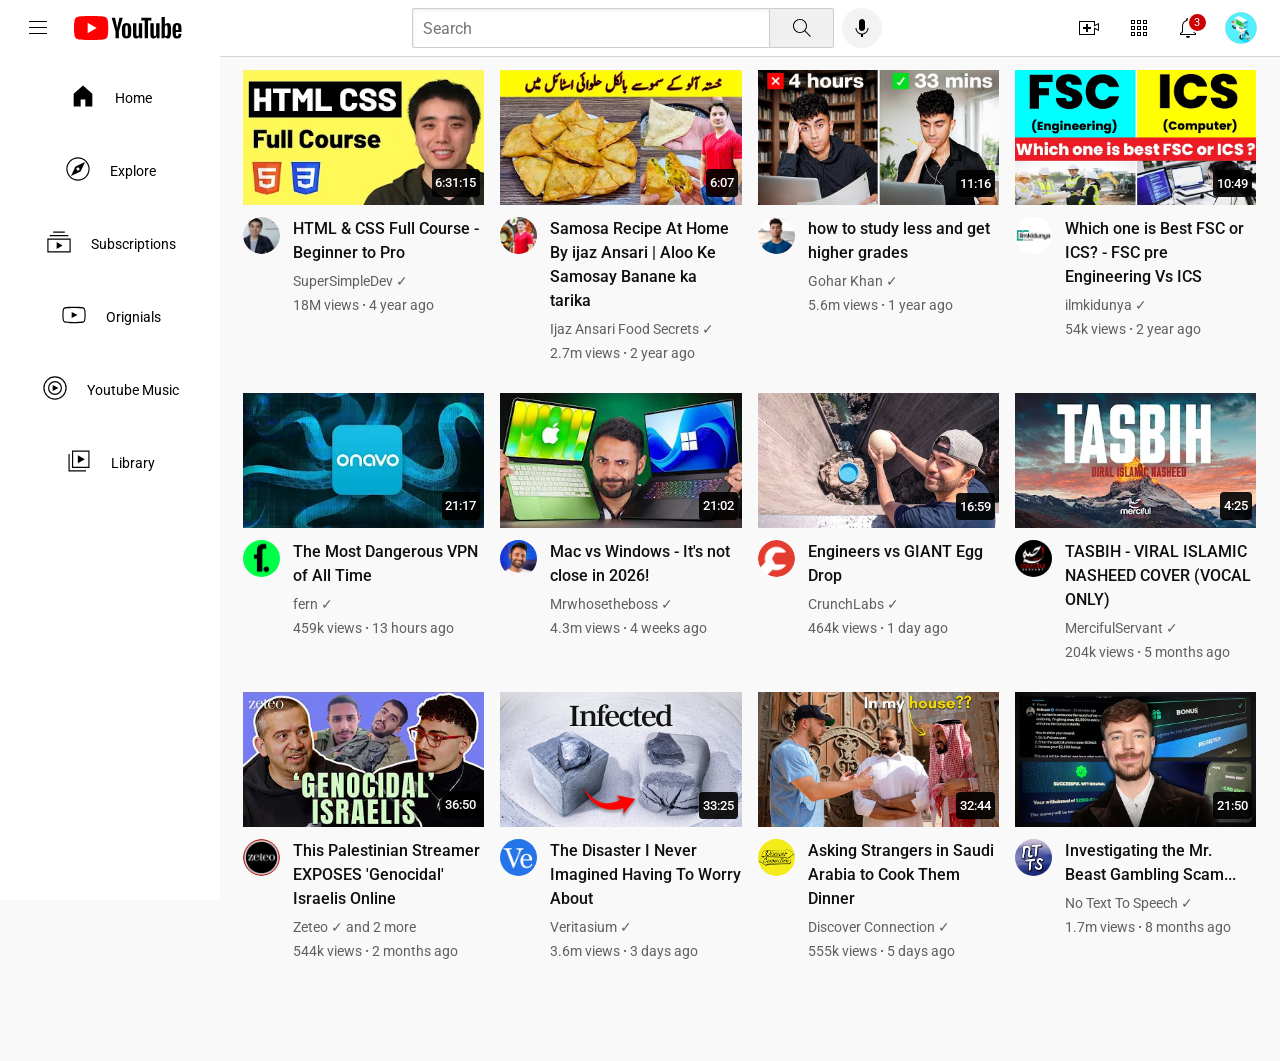
<file: index.html>
<!doctype html>
<html lang="en">
  <head>
    <meta charset="UTF-8" />
    <meta name="viewport" content="width=device-width, initial-scale=1.0" />
    <title>Youtube.com clone</title>
    <link rel="icon" href="yt-icons/youtube-icon-logo.svg" type="image/svg">

    <link rel="preconnect" href="https://fonts.googleapis.com" />
    <link rel="preconnect" href="https://fonts.gstatic.com" crossorigin />
    <link
      href="https://fonts.googleapis.com/css2?family=Roboto:wght@400;500;700&display=swap"
      rel="stylesheet"
    />
    <link rel="stylesheet" href="styles/video.css" />
    <link rel="stylesheet" href="styles/header.css" />
    <link rel="stylesheet" href="styles/general.css" />
    <link rel="stylesheet" href="styles/sidebar.css" />
  </head>

  <body>
    <header class="header">
      <div class="left-section">
        <div class="menu-container">
          <img
            class="hamburger-menu"
            src="yt-icons/hamburger-menu.svg"
            alt="Hamburger Icon"
          />
          <div class="tooltips">Menu</div>
        </div>
        <div class="youtube-logo-container">
          <a class="youtube-logo-link" href="index.html">
            <img
              class="youtube-logo"
              src="yt-icons/youtube-logo.svg"
              alt="Youtube Icon"
            />
          </a>
          <div class="tooltips">Youtube Home</div>
        </div>
      </div>
      <div class="middle-section">
        <input type="text" placeholder="Search" class="yt-search-bar" />
        <button class="search-btn">
          <img
            class="search-icon"
            src="yt-icons/search.svg"
            alt="Search Icon"
          />
          <div class="tooltips">Search</div>
        </button>
        <button class="voice-search-btn">
          <img
            class="voice-search-icon"
            src="yt-icons/voice-search-icon.svg"
            alt="Voice Search Icon"
          />
          <div class="tooltips">Search with your voice</div>
        </button>
      </div>
      <div class="right-section">
        <div class="upload-icon-container">
          <img
            class="yt-upload-icon"
            src="yt-icons/upload.svg"
            alt="Youtube Upload Icon"
          />
          <div class="tooltips">Create</div>
        </div>
        <div class="apps-icon-container">
          <img
            class="yt-app-icon"
            src="yt-icons/youtube-apps.svg"
            alt="Youtube Apps Icon"
          />
          <div class="tooltips">YouTube apps</div>
        </div>
        <div class="notifications-container">
          <img
            class="yt-notification-icon"
            src="yt-icons/notifications.svg"
            alt="Youtube Notification Icon"
          />
          <p class="notification-count">3</p>
          <div class="tooltips">Notifications</div>
        </div>
        <img
          class="user-profile-logo"
          src="yt-author-logo/my-profile.png"
          alt="My Youtube Profile Icon"
          title="Account"
        />
      </div>
    </header>

    <nav class="sidebar">
      <div class="sidebar-link">
        <img src="yt-icons/home.svg" alt="Home Sidebar Link" />
        <div>Home</div>
      </div>
      <div class="sidebar-link">
        <img src="yt-icons/explore.svg" alt="Explore Sidebar Link" />
        <div>Explore</div>
      </div>
      <div class="sidebar-link">
        <img src="yt-icons/subscriptions.svg" alt="Subscription Sidebar Link" />
        <div>Subscriptions</div>
      </div>
      <div class="sidebar-link">
        <img src="yt-icons/originals.svg" alt="Original Sidebar Link" />
        <div>Orignials</div>
      </div>
      <div class="sidebar-link">
        <img
          src="yt-icons/youtube-music.svg"
          alt="Youtube Music Sidebar Link"
        />
        <div>Youtube Music</div>
      </div>
      <div class="sidebar-link">
        <img src="yt-icons/library.svg" alt="Youtube Library Sidebar Link" />
        <div>Library</div>
      </div>
    </nav>

    <main>
      <section class="video-grid">
        <div class="yt-video-preview">
          <div class="thumbnail-container">
            <a href="videos/video1.html" >
              <img
                class="thumbnails"
                src="thumbnails/thumbnail-1.jpg"
                alt="video-thumbnail"
              />
            </a>
            <div class="video-time">6:31:15</div>
          </div>
          <div class="video-info-grid">
            <div class="channel-info-container">
              <a href="https://www.youtube.com/@SuperSimpleDev">
                <img
                  src="yt-author-logo/yt-author-logo1.jpg"
                  alt="author-logo"
                  class="yt-author-logo"
                />
                <div class="channel-pic-ut">
                  <img
                    src="yt-author-logo/yt-author-logo1.jpg"
                    alt="author-logo"
                  />
                  <div class="channel-text-ut">
                    <p class="ut-yt-name">SuperSimpleDev</p>
                    <p class="ut-subscriber-count">794k subscribers</p>
                  </div>
                </div>
              </a>
            </div>
            <div class="video-info">
              <a href="videos/video1.html" >
                <p class="yt-video-title">
                  HTML & CSS Full Course - Beginner to Pro
                </p>
              </a>

              <a href="https://www.youtube.com/@SuperSimpleDev">
                <p class="yt-video-author">SuperSimpleDev &#10003;</p>
              </a>
              <p class="yt-video-stats">18M views <b>&#183;</b> 4 year ago</p>
            </div>
          </div>
        </div>
        <div class="yt-video-preview">
          <div class="thumbnail-container">
            <a href="videos/video2.html" >
              <img
                class="thumbnails"
                src="thumbnails/thumbnail-2.jpg"
                alt="video-thumbnail"
              />
            </a>
            <div class="video-time">6:07</div>
          </div>
          <div class="video-info-grid">
            <div class="channel-info-container">
              <a href="https://www.youtube.com/@IjazAnsariFoodSecrets">
                <img
                  src="yt-author-logo/yt-author-logo2.jpg"
                  alt="author-logo"
                  class="yt-author-logo"
                />
              </a>
              <div class="channel-pic-ut">
                <img
                  src="yt-author-logo/yt-author-logo2.jpg"
                  alt="author-logo"
                />
                <div class="channel-text-ut">
                  <p class="ut-yt-name">Ijaz Ansari Food Secrets</p>
                  <p class="ut-subscriber-count">8.06M subscribers</p>
                </div>
              </div>
            </div>
            <div class="video-info">
              <a href="videos/video2.html" >
                <p class="yt-video-title">
                  Samosa Recipe At Home By ijaz Ansari | Aloo Ke Samosay Banane
                  ka tarika
                </p>
              </a>
              <a href="https://www.youtube.com/@IjazAnsariFoodSecrets">
                <p class="yt-video-author">Ijaz Ansari Food Secrets &#10003;</p>
              </a>
              <p class="yt-video-stats">2.7m views <b>&#183;</b> 2 year ago</p>
            </div>
          </div>
        </div>
        <div class="yt-video-preview">
          <div class="thumbnail-container">
            <a href="videos/video3.html" >
              <img
                class="thumbnails"
                src="thumbnails/thumbnail-3.jpg"
                alt="video-thumbnail"
              />
            </a>
            <div class="video-time">11:16</div>
          </div>
          <div class="video-info-grid">
            <div class="channel-info-container">
              <a href="https://www.youtube.com/@goharsguide">
                <img
                  src="yt-author-logo/yt-author-logo3.jpg"
                  alt="author-logo"
                  class="yt-author-logo"
                />
              </a>
              <div class="channel-pic-ut">
                <img
                  src="yt-author-logo/yt-author-logo3.jpg"
                  alt="author-logo"
                />
                <div class="channel-text-ut">
                  <p class="ut-yt-name">Gohar Khan</p>
                  <p class="ut-subscriber-count">7.58M subscribers</p>
                </div>
              </div>
            </div>
            <div class="video-info">
              <a href="videos/video3.html" >
                <p class="yt-video-title">
                  how to study less and get higher grades
                </p>
              </a>
              <a href="https://www.youtube.com/@goharsguide">
                <p class="yt-video-author">Gohar Khan &#10003;</p>
              </a>
              <p class="yt-video-stats">5.6m views <b>&#183;</b> 1 year ago</p>
            </div>
          </div>
        </div>
        <div class="yt-video-preview">
          <div class="thumbnail-container">
            <a href="videos/video4.html" >
              <img
                class="thumbnails"
                src="thumbnails/thumbnail-4.jpg"
                alt="video-thumbnail"
              />
            </a>
            <div class="video-time">10:49</div>
          </div>
          <div class="video-info-grid">
            <div class="channel-info-container">
              <a href="https://www.youtube.com/@ilmkidunyaofficial">
                <img
                  src="yt-author-logo/yt-author-logo4.jpg"
                  alt="author-logo"
                  class="yt-author-logo"
                />
              </a>
              <div class="channel-pic-ut">
                <img
                  src="yt-author-logo/yt-author-logo4.jpg"
                  alt="author-logo"
                />
                <div class="channel-text-ut">
                  <p class="ut-yt-name">ilmkidunya</p>
                  <p class="ut-subscriber-count">2.68M subscribers</p>
                </div>
              </div>
            </div>
            <div class="video-info">
              <a href="videos/video4.html" >
                <p class="yt-video-title">
                  Which one is Best FSC or ICS? - FSC pre Engineering Vs ICS
                </p>
              </a>
              <a href="https://www.youtube.com/@ilmkidunyaofficial">
                <p class="yt-video-author">ilmkidunya &#10003;</p>
              </a>
              <p class="yt-video-stats">54k views <b>&#183;</b> 2 year ago</p>
            </div>
          </div>
        </div>

        <div class="yt-video-preview">
          <div class="thumbnail-container">
            <a href="videos/video5.html" >
              <img
                class="thumbnails"
                src="thumbnails/thumbnail-5.jpg"
                alt="video-thumbnail"
              />
            </a>
            <div class="video-time">21:17</div>
          </div>
          <div class="video-info-grid">
            <div class="channel-info-container">
              <a href="https://www.youtube.com/@fern-tv">
                <img
                  src="yt-author-logo/yt-author-logo5.jpg"
                  alt="author-logo"
                  class="yt-author-logo"
                />
              </a>
              <div class="channel-pic-ut">
                <img
                  src="yt-author-logo/yt-author-logo5.jpg"
                  alt="author-logo"
                />
                <div class="channel-text-ut">
                  <p class="ut-yt-name">fern</p>
                  <p class="ut-subscriber-count">4.89M subscribers</p>
                </div>
              </div>
            </div>
            <div class="video-info">
              <a href="videos/video5.html" >
                <p class="yt-video-title">The Most Dangerous VPN of All Time</p>
              </a>
              <a href="https://www.youtube.com/@fern-tv">
                <p class="yt-video-author">fern &#10003;</p>
              </a>
              <p class="yt-video-stats">
                459k views <b>&#183;</b> 13 hours ago
              </p>
            </div>
          </div>
        </div>
        <div class="yt-video-preview">
          <div class="thumbnail-container">
            <a href="videos/video6.html" >
              <img
                class="thumbnails"
                src="thumbnails/thumbnail-6.jpg"
                alt="video-thumbnail"
              />
            </a>
            <div class="video-time">21:02</div>
          </div>
          <div class="video-info-grid">
            <div class="channel-info-container">
              <a href="https://www.youtube.com/@Mrwhosetheboss">
                <img
                  src="yt-author-logo/yt-author-logo6.jpg"
                  alt="author-logo"
                  class="yt-author-logo"
                />
              </a>
              <div class="channel-pic-ut">
                <img
                  src="yt-author-logo/yt-author-logo6.jpg"
                  alt="author-logo"
                />
                <div class="channel-text-ut">
                  <p class="ut-yt-name">Mrwhosetheboss</p>
                  <p class="ut-subscriber-count">22.5M subscribers</p>
                </div>
              </div>
            </div>
            <div class="video-info">
              <a href="videos/video6.html" >
                <p class="yt-video-title">
                  Mac vs Windows - It's not close in 2026!
                </p>
              </a>
              <a href="https://www.youtube.com/@Mrwhosetheboss">
                <p class="yt-video-author">Mrwhosetheboss &#10003;</p>
              </a>
              <p class="yt-video-stats">4.3m views <b>&#183;</b> 4 weeks ago</p>
            </div>
          </div>
        </div>
        <div class="yt-video-preview">
          <div class="thumbnail-container">
            <a href="videos/video7.html" >
              <img
                class="thumbnails"
                src="thumbnails/thumbnail-7.jpg"
                alt="video-thumbnail"
              />
            </a>
            <div class="video-time">16:59</div>
          </div>
          <div class="video-info-grid">
            <div class="channel-info-container">
              <a href="https://www.youtube.com/@CrunchLabs">
                <img
                  src="yt-author-logo/yt-author-logo7.jpg"
                  alt="author-logo"
                  class="yt-author-logo"
                />
              </a>
              <div class="channel-pic-ut">
                <img
                  src="yt-author-logo/yt-author-logo7.jpg"
                  alt="author-logo"
                />
                <div class="channel-text-ut">
                  <p class="ut-yt-name">CrunchLabs</p>
                  <p class="ut-subscriber-count">2.79M subscribers</p>
                </div>
              </div>
            </div>
            <div class="video-info">
              <a href="videos/video7.html" >
                <p class="yt-video-title">Engineers vs GIANT Egg Drop</p>
              </a>
              <a href="https://www.youtube.com/@CrunchLabs">
                <p class="yt-video-author">CrunchLabs &#10003;</p>
              </a>
              <p class="yt-video-stats">464k views <b>&#183;</b> 1 day ago</p>
            </div>
          </div>
        </div>
        <div class="yt-video-preview">
          <div class="thumbnail-container">
            <a href="videos/video8.html" >
              <img
                class="thumbnails"
                src="thumbnails/thumbnail-8.jpg"
                alt="video-thumbnail"
              />
            </a>
            <div class="video-time">4:25</div>
          </div>
          <div class="video-info-grid">
            <div class="channel-info-container">
              <a href="https://www.youtube.com/@TheMercifulServant">
                <img
                  src="yt-author-logo/yt-author-logo8.jpg"
                  alt="author-logo"
                  class="yt-author-logo"
                />
              </a>
              <div class="channel-pic-ut">
                <img
                  src="yt-author-logo/yt-author-logo8.jpg"
                  alt="author-logo"
                />
                <div class="channel-text-ut">
                  <p class="ut-yt-name">MercifulServant</p>
                  <p class="ut-subscriber-count">4.72M subscribers</p>
                </div>
              </div>
            </div>
            <div class="video-info">
              <a href="videos/video8.html" >
                <p class="yt-video-title">
                  TASBIH - VIRAL ISLAMIC NASHEED COVER (VOCAL ONLY)
                </p>
              </a>
              <a href="https://www.youtube.com/@TheMercifulServant">
                <p class="yt-video-author">MercifulServant &#10003;</p>
              </a>
              <p class="yt-video-stats">
                204k views <b>&#183;</b> 5 months ago
              </p>
            </div>
          </div>
        </div>
        <div class="yt-video-preview">
          <div class="thumbnail-container">
            <a href="videos/video9.html" >
              <img
                class="thumbnails"
                src="thumbnails/thumbnail-9.jpg"
                alt="video-thumbnail"
              />
            </a>
            <div class="video-time">36:50</div>
          </div>
          <div class="video-info-grid">
            <div class="channel-info-container">
              <a href="https://www.youtube.com/@zeteo">
                <img
                  src="yt-author-logo/yt-author-logo9.jpg"
                  alt="author-logo"
                  class="yt-author-logo"
                />
              </a>
              <div class="channel-pic-ut">
                <img
                  src="yt-author-logo/yt-author-logo9.jpg"
                  alt="author-logo"
                />
                <div class="channel-text-ut">
                  <p class="ut-yt-name">Zeteo</p>
                  <p class="ut-subscriber-count">1.95M subscribers</p>
                </div>
              </div>
            </div>
            <div class="video-info">
              <a href="videos/video9.html" >
                <p class="yt-video-title">
                  This Palestinian Streamer EXPOSES 'Genocidal' Israelis Online
                </p>
              </a>
              <a href="https://www.youtube.com/@zeteo">
                <p class="yt-video-author">Zeteo &#10003; and 2 more</p>
              </a>
              <p class="yt-video-stats">
                544k views <b>&#183;</b> 2 months ago
              </p>
            </div>
          </div>
        </div>
        <div class="yt-video-preview">
          <div class="thumbnail-container">
            <a href="videos/video10.html" >
              <img
                class="thumbnails"
                src="thumbnails/thumbnail-10.jpg"
                alt="video-thumbnail"
              />
            </a>
            <div class="video-time">33:25</div>
          </div>
          <div class="video-info-grid">
            <div class="channel-info-container">
              <a href="https://www.youtube.com/@veritasium">
                <img
                  src="yt-author-logo/yt-author-logo10.jpg"
                  alt="author-logo"
                  class="yt-author-logo"
                />
              </a>
              <div class="channel-pic-ut">
                <img
                  src="yt-author-logo/yt-author-logo10.jpg"
                  alt="author-logo"
                />
                <div class="channel-text-ut">
                  <p class="ut-yt-name">Veritasium</p>
                  <p class="ut-subscriber-count">20.7M subscribers</p>
                </div>
              </div>
            </div>
            <div class="video-info">
              <a href="videos/video10.html" >
                <p class="yt-video-title">
                  The Disaster I Never Imagined Having To Worry About
                </p>
              </a>
              <a href="https://www.youtube.com/@veritasium">
                <p class="yt-video-author">Veritasium &#10003;</p>
              </a>
              <p class="yt-video-stats">3.6m views <b>&#183;</b> 3 days ago</p>
            </div>
          </div>
        </div>
        <div class="yt-video-preview">
          <div class="thumbnail-container">
            <a href="videos/video11.html" >
              <img
                class="thumbnails"
                src="thumbnails/thumbnail-11.jpg"
                alt="video-thumbnail"
              />
            </a>
            <div class="video-time">32:44</div>
          </div>
          <div class="video-info-grid">
            <div class="channel-info-container">
              <a href="https://www.youtube.com/@DiscoverConnection">
                <img
                  src="yt-author-logo/yt-author-logo11.jpg"
                  alt="author-logo"
                  class="yt-author-logo"
                />
              </a>
              <div class="channel-pic-ut">
                <img
                  src="yt-author-logo/yt-author-logo11.jpg"
                  alt="author-logo"
                />
                <div class="channel-text-ut">
                  <p class="ut-yt-name">Discover Connection</p>
                  <p class="ut-subscriber-count">1.6M subscribers</p>
                </div>
              </div>
            </div>
            <div class="video-info">
              <a href="videos/video11.html" >
                <p class="yt-video-title">
                  Asking Strangers in Saudi Arabia to Cook Them Dinner
                </p>
              </a>
              <a href="https://www.youtube.com/@DiscoverConnection">
                <p class="yt-video-author">Discover Connection &#10003;</p>
              </a>
              <p class="yt-video-stats">555k views <b>&#183;</b> 5 days ago</p>
            </div>
          </div>
        </div>
        <div class="yt-video-preview">
          <div class="thumbnail-container">
            <a href="videos/video12.html" >
              <img
                class="thumbnails"
                src="thumbnails/thumbnail-12.jpg"
                alt="video-thumbnail"
              />
            </a>
            <div class="video-time">21:50</div>
          </div>
          <div class="video-info-grid">
            <div class="channel-info-container">
              <a href="https://www.youtube.com/@NoTextToSpeech">
                <img
                  src="yt-author-logo/yt-author-logo12.jpg"
                  alt="author-logo"
                  class="yt-author-logo"
                />
              </a>
              <div class="channel-pic-ut">
                <img
                  src="yt-author-logo/yt-author-logo12.jpg"
                  alt="author-logo"
                />
                <div class="channel-text-ut">
                  <p class="ut-yt-name">No Text To Speech</p>
                  <p class="ut-subscriber-count">1.64M subscribers</p>
                </div>
              </div>
            </div>
            <div class="video-info">
              <a href="videos/video12.html" >
                <p class="yt-video-title">
                  Investigating the Mr. Beast Gambling Scam...
                </p>
              </a>
              <a href="https://www.youtube.com/@NoTextToSpeech">
                <p class="yt-video-author">No Text To Speech &#10003;</p>
              </a>
              <p class="yt-video-stats">
                1.7m views <b>&#183;</b> 8 months ago
              </p>
            </div>
          </div>
        </div>
      </section>
    </main>
  </body>
</html>
</file>
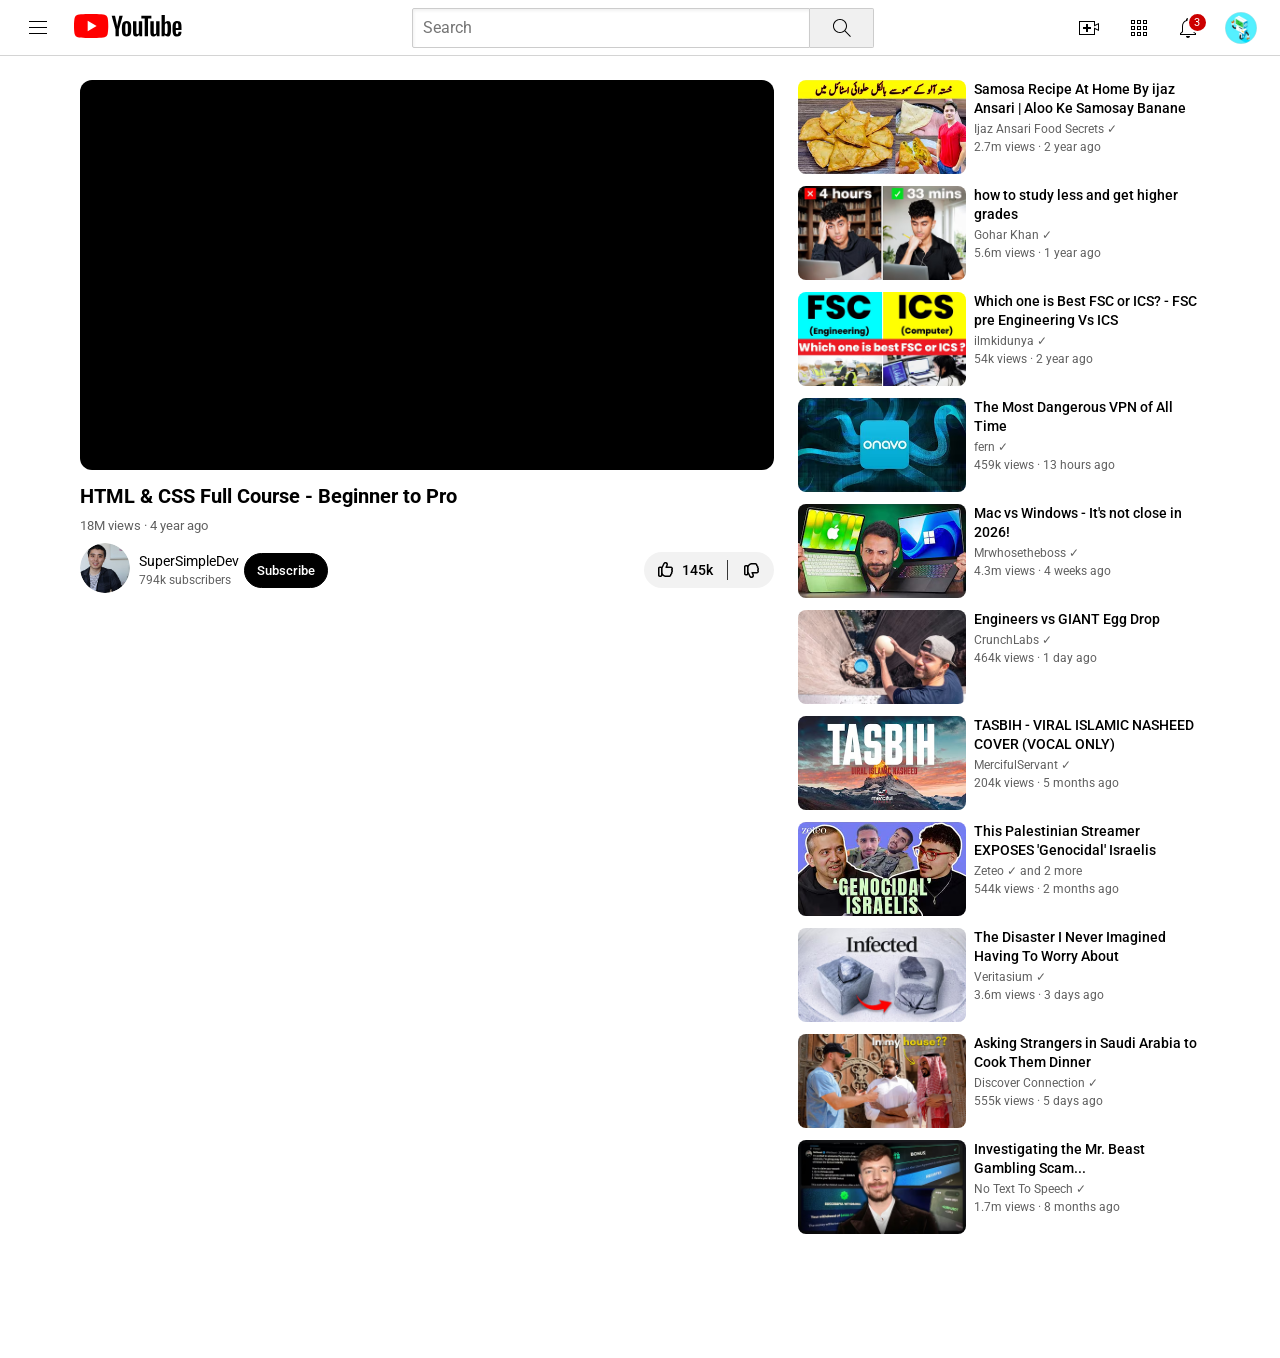
<file: videos/video1.html>
<!doctype html>
<html lang="en">
  <head>
    <meta charset="UTF-8" />
    <meta name="viewport" content="width=device-width, initial-scale=1.0" />
    <title>Watching: HTML & CSS Full Course - Beginner to Pro</title>
    <link rel="preconnect" href="https://fonts.googleapis.com" />
    <link rel="preconnect" href="https://fonts.gstatic.com" crossorigin />
    <link
      href="https://fonts.googleapis.com/css2?family=Roboto:wght@400;500;700&display=swap"
      rel="stylesheet"
    />
  <link rel="stylesheet" href="../styles/header.css"/>
  <link rel="stylesheet" href="../styles/video-play.css"/>
  </head>
  <body>
    <header class="header">
      <div class="left-section">
        <img
          class="hamburger-menu"
          src="../yt-icons/hamburger-menu.svg"
        />
        <a href="../index.html">
          <img
            class="youtube-logo"
            src="../yt-icons/youtube-logo.svg"
          />
        </a>
      </div>
      <div class="middle-section">
        <input type="text" placeholder="Search" class="yt-search-bar" />
        <button class="search-btn">
          <img class="search-icon" src="../yt-icons/search.svg" />
        </button>
      </div>
      <div class="right-section">
        <div class="upload-icon-container">
          <img
            class="yt-upload-icon"
            src="../yt-icons/upload.svg"
            alt="Youtube Upload Icon"
          />
          <div class="tooltips">Create</div>
        </div>
        <div class="apps-icon-container">
          <img
            class="yt-app-icon"
            src="../yt-icons/youtube-apps.svg"
            alt="Youtube Apps Icon"
          />
          <div class="tooltips">YouTube apps</div>
        </div>
        <div class="notifications-container">
          <img
            class="yt-notification-icon"
            src="../yt-icons/notifications.svg"
            alt="Youtube Notification Icon"
          />
          <p class="notification-count">3</p>
          <div class="tooltips">Notifications</div>
        </div>
        <img
          class="user-profile-logo"
          src="../yt-author-logo/my-profile.png"
          alt="My Youtube Profile Icon"
          title="Account"
        />
      </div>
    </header>

    <main class="video-playing-container">
      <section class="main-video-details">
        <div class="video-placeholder">
          <iframe
            width="100%"
            height="100%"
            src="https://www.youtube.com/embed/G3e-cpL7ofc"
            title="HTML & CSS Full Course - Beginner to Pro"
            allow="
              accelerometer;
              autoplay;
              clipboard-write;
              encrypted-media;
              gyroscope;
              picture-in-picture;
              web-share;
            "
            referrerpolicy="strict-origin-when-cross-origin"
            allowfullscreen
          ></iframe>
        </div>
        <div class="video-info-section">
          <h1 class="video-page-title">
            HTML & CSS Full Course - Beginner to Pro
          </h1>
          <p class="video-metadata">18M views &#183; 4 year ago</p>
          <div class="channel-info-row">
            <div class="channel-left">
              <div class="pfp-placeholder">
                <img
                  src="../yt-author-logo/yt-author-logo1.jpg"
                  alt="SuperSimpleDev Youtube Logo"
                  class="channel-pfp"
                />
              </div>
              <div class="channel-metadata">
                <a href="https://www.youtube.com/@SuperSimpleDev" class="channel-link">
                  <p class="channel-name">SuperSimpleDev</p>
                </a>
                <p class="sub-count">794k subscribers</p>
              </div>
              <button class="sub-btn">Subscribe</button>
            </div>
            <div class="video-actions">
              <div class="like-dislike-container">
                <button class="like-btn">
                  <img
                    src="../yt-icons/youtube-like.svg"
                    alt="Like button"
                    class="icon"
                  />
                  <span class="counts"> 145k </span>
                </button>
                <div class="separator"></div>
                <button class="dislike-btn">
                  <img
                    src="../yt-icons/youtube-dislike.svg"
                    alt="Dislike button"
                    class="icon"
                  />
                </button>
              </div>
            </div>
          </div>
        </div>
      </section>

      <aside class="video-column">
        <div class="rec-card">
          <a href="video2.html">
            <div class="rec-thumb">
              <img src="../thumbnails/thumbnail-2.jpg" alt="Youtube Thumbnail">
              <div class="video-time">6:07</div>
            </div>
          </a>
          <div class="rec-text">
            <a href="video2.html">
              <p class="rec-title">Samosa Recipe At Home By ijaz Ansari | Aloo Ke Samosay Banane ka tarika | Samosa dough & Filling |</p>
            </a>
            <a href="https://www.youtube.com/@IjazAnsariFoodSecrets" class="channel-link">
              <p class="rec-author">Ijaz Ansari Food Secrets &#10003;</p>
            </a>
            <p class="rec-stats">2.7m views &#183; 2 year ago</p>
          </div>
        </div>
        <div class="rec-card">
          <a href="video3.html">
            <div class="rec-thumb">
              <img src="../thumbnails/thumbnail-3.jpg" alt="Youtube Thumbnail">
              <div class="video-time">11:16</div>
            </div>
          </a>
          <div class="rec-text">
            <a href="video3.html">
              <p class="rec-title">how to study less and get higher grades</p>
            </a>
            <a href="https://www.youtube.com/@goharsguide" class="channel-link">
              <p class="rec-author">Gohar Khan &#10003;</p>
            </a>
            <p class="rec-stats">5.6m views &#183; 1 year ago</p>
          </div>
        </div>
        <div class="rec-card">
          <a href="video4.html">
            <div class="rec-thumb">
              <img src="../thumbnails/thumbnail-4.jpg" alt="Youtube Thumbnail">
              <div class="video-time">10:49</div>
            </div>
          </a>
          <div class="rec-text">
            <a href="video4.html">
              <p class="rec-title">Which one is Best FSC or ICS? - FSC pre Engineering Vs ICS</p>
            </a>
            <a href="https://www.youtube.com/@ilmkidunyaofficial" class="channel-link">
              <p class="rec-author">ilmkidunya &#10003;</p>
            </a>
            <p class="rec-stats">54k views &#183; 2 year ago</p>
          </div>
        </div>
        <div class="rec-card">
          <a href="video5.html">
            <div class="rec-thumb">
              <img src="../thumbnails/thumbnail-5.jpg" alt="Youtube Thumbnail">
              <div class="video-time">21:17</div>
            </div>
          </a>
          <div class="rec-text">
            <a href="video5.html">
              <p class="rec-title">The Most Dangerous VPN of All Time</p>
            </a>
            <a href="https://www.youtube.com/@fern-tv" class="channel-link">
              <p class="rec-author">fern &#10003;</p>
            </a>
            <p class="rec-stats">459k views &#183; 13 hours ago</p>
          </div>
        </div>
        <div class="rec-card">
          <a href="video6.html">
            <div class="rec-thumb">
              <img src="../thumbnails/thumbnail-6.jpg" alt="Youtube Thumbnail">
              <div class="video-time">21:02</div>
            </div>
          </a>
          <div class="rec-text">
            <a href="video6.html">
              <p class="rec-title">Mac vs Windows - It's not close in 2026!</p>
            </a>
            <a href="https://www.youtube.com/@Mrwhosetheboss" class="channel-link">
              <p class="rec-author">Mrwhosetheboss &#10003;</p>
            </a>
            <p class="rec-stats">4.3m views &#183; 4 weeks ago</p>
          </div>
        </div>
        <div class="rec-card">
          <a href="video7.html">
            <div class="rec-thumb">
              <img src="../thumbnails/thumbnail-7.jpg" alt="Youtube Thumbnail">
              <div class="video-time">16:59</div>
            </div>
          </a>
          <div class="rec-text">
            <a href="video7.html">
              <p class="rec-title">Engineers vs GIANT Egg Drop</p>
            </a>
            <a href="https://www.youtube.com/@CrunchLabs" class="channel-link">
              <p class="rec-author">CrunchLabs &#10003;</p>
            </a>
            <p class="rec-stats">464k views &#183; 1 day ago</p>
          </div>
        </div>
        <div class="rec-card">
          <a href="video8.html">
            <div class="rec-thumb">
              <img src="../thumbnails/thumbnail-8.jpg" alt="Youtube Thumbnail">
              <div class="video-time">4:25</div>
            </div>
          </a>
          <div class="rec-text">
            <a href="video8.html">
              <p class="rec-title">TASBIH - VIRAL ISLAMIC NASHEED COVER (VOCAL ONLY)</p>
            </a>
            <a href="https://www.youtube.com/@TheMercifulServant" class="channel-link">
              <p class="rec-author">MercifulServant &#10003;</p>
            </a>
            <p class="rec-stats">204k views &#183; 5 months ago</p>
          </div>
        </div>
        <div class="rec-card">
          <a href="video9.html">
            <div class="rec-thumb">
              <img src="../thumbnails/thumbnail-9.jpg" alt="Youtube Thumbnail">
              <div class="video-time">36:50</div>
            </div>
          </a>
          <div class="rec-text">
            <a href="video9.html">
              <p class="rec-title">This Palestinian Streamer EXPOSES 'Genocidal' Israelis Online</p>
            </a>
            <a href="https://www.youtube.com/@zeteo" class="channel-link">
              <p class="rec-author">Zeteo &#10003; and 2 more</p>
            </a>
            <p class="rec-stats">544k views &#183; 2 months ago</p>
          </div>
        </div>
        <div class="rec-card">
          <a href="video10.html">
            <div class="rec-thumb">
              <img src="../thumbnails/thumbnail-10.jpg" alt="Youtube Thumbnail">
              <div class="video-time">33:25</div>
            </div>
          </a>
          <div class="rec-text">
            <a href="video10.html">
              <p class="rec-title">The Disaster I Never Imagined Having To Worry About</p>
            </a>
            <a href="https://www.youtube.com/@veritasium" class="channel-link">
              <p class="rec-author">Veritasium &#10003;</p>
            </a>
            <p class="rec-stats">3.6m views &#183; 3 days ago</p>
          </div>
        </div>
        <div class="rec-card">
          <a href="video11.html">
            <div class="rec-thumb">
              <img src="../thumbnails/thumbnail-11.jpg" alt="Youtube Thumbnail">
              <div class="video-time">32:44</div>
            </div>
          </a>
          <div class="rec-text">
            <a href="video11.html">
              <p class="rec-title">Asking Strangers in Saudi Arabia to Cook Them Dinner</p>
            </a>
            <a href="https://www.youtube.com/@DiscoverConnection" class="channel-link">
              <p class="rec-author">Discover Connection &#10003;</p>
            </a>
            <p class="rec-stats">555k views &#183; 5 days ago</p>
          </div>
        </div>
        <div class="rec-card">
          <a href="video12.html">
            <div class="rec-thumb">
              <img src="../thumbnails/thumbnail-12.jpg" alt="Youtube Thumbnail">
              <div class="video-time">21:50</div>
            </div>
          </a>
          <div class="rec-text">
            <a href="video12.html">
              <p class="rec-title">Investigating the Mr. Beast Gambling Scam...</p>
            </a>
            <a href="https://www.youtube.com/@NoTextToSpeech" class="channel-link">
              <p class="rec-author">No Text To Speech &#10003;</p>
            </a>
            <p class="rec-stats">1.7m views &#183; 8 months ago</p>
          </div>
        </div>
      </aside>
    </main>
  </body>
</html>
</file>
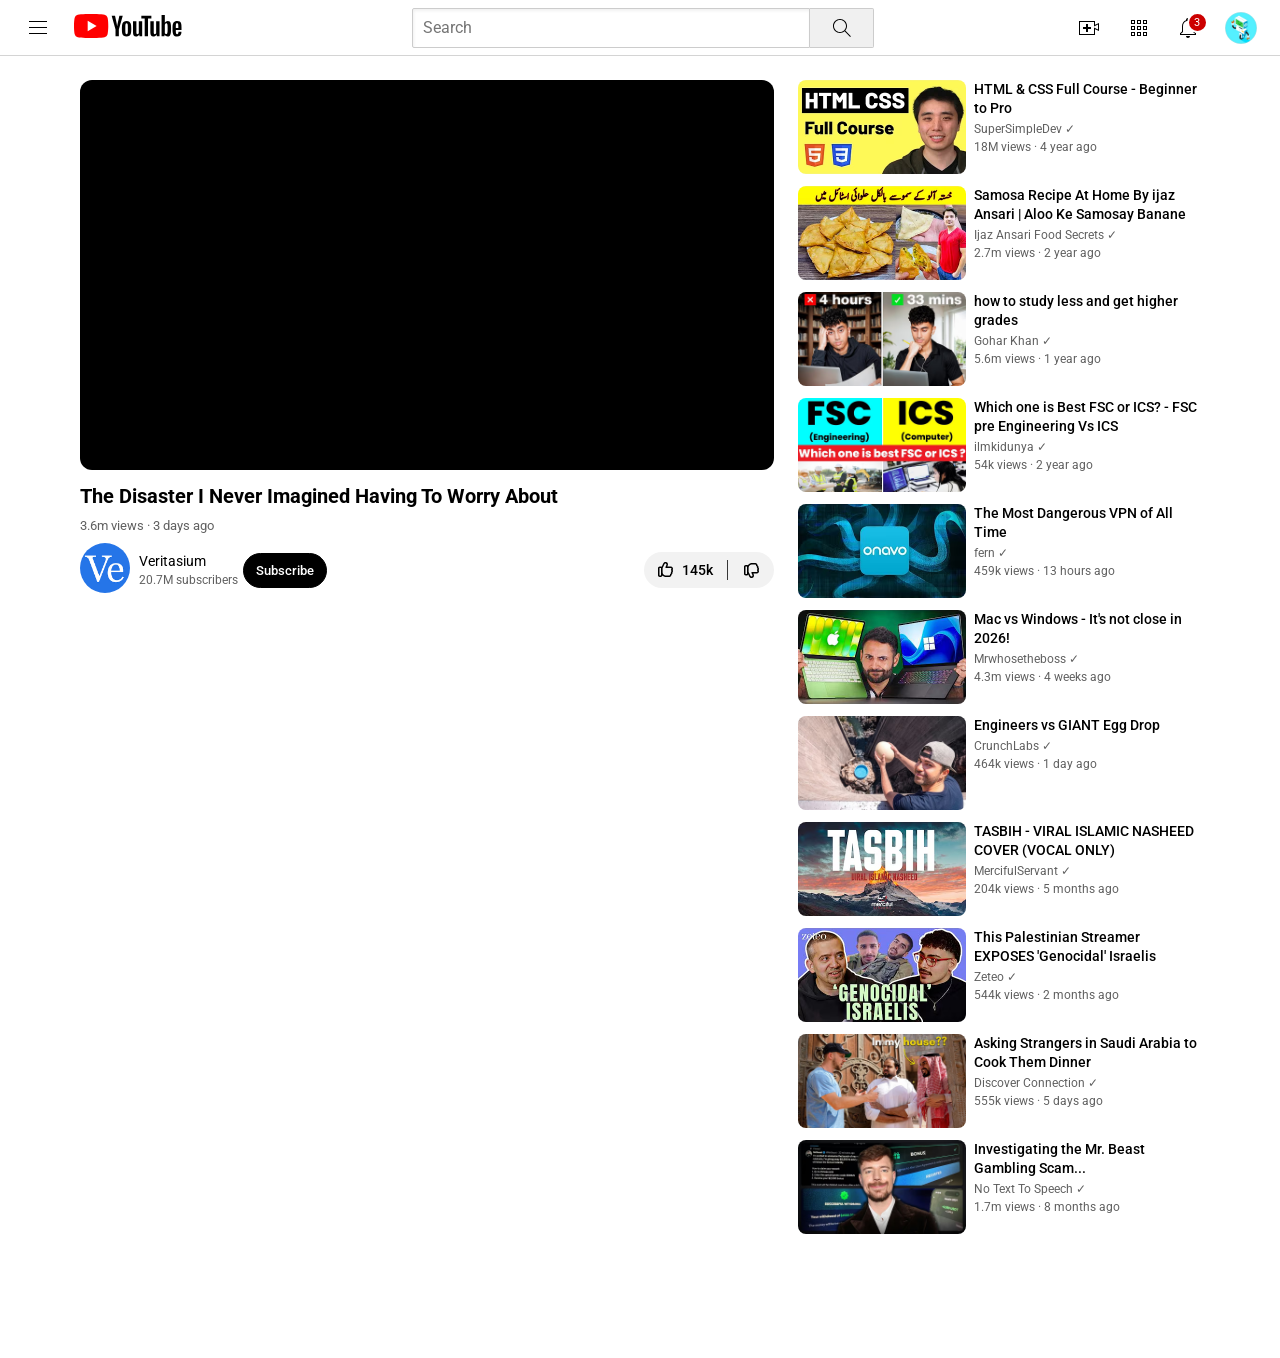
<file: videos/video10.html>
<!doctype html>
<html lang="en">
  <head>
    <meta charset="UTF-8" />
    <meta name="viewport" content="width=device-width, initial-scale=1.0" />
    <title>Watching: The Disaster I Never Imagined Having To Worry About</title>
    <link rel="preconnect" href="https://fonts.googleapis.com" />
    <link rel="preconnect" href="https://fonts.gstatic.com" crossorigin />
    <link
      href="https://fonts.googleapis.com/css2?family=Roboto:wght@400;500;700&display=swap"
      rel="stylesheet"
    />
    <link rel="stylesheet" href="../styles/header.css" />
    <link rel="stylesheet" href="../styles/video-play.css" />
  </head>
  <body>
    <header class="header">
      <div class="left-section">
        <img class="hamburger-menu" src="../yt-icons/hamburger-menu.svg" />
        <a href="../youtube.html">
          <img class="youtube-logo" src="../yt-icons/youtube-logo.svg" />
        </a>
      </div>
      <div class="middle-section">
        <input type="text" placeholder="Search" class="yt-search-bar" />
        <button class="search-btn">
          <img class="search-icon" src="../yt-icons/search.svg" />
        </button>
      </div>
      <div class="right-section">
        <div class="upload-icon-container">
          <img class="yt-upload-icon" src="../yt-icons/upload.svg" alt="Youtube Upload Icon" />
          <div class="tooltips">Create</div>
        </div>
        <div class="apps-icon-container">
          <img class="yt-app-icon" src="../yt-icons/youtube-apps.svg" alt="Youtube Apps Icon" />
          <div class="tooltips">YouTube apps</div>
        </div>
        <div class="notifications-container">
          <img class="yt-notification-icon" src="../yt-icons/notifications.svg" alt="Youtube Notification Icon" />
          <p class="notification-count">3</p>
          <div class="tooltips">Notifications</div>
        </div>
        <img class="user-profile-logo" src="../yt-author-logo/my-profile.png" alt="My Youtube Profile Icon" title="Account" />
      </div>
    </header>

    <main class="video-playing-container">
      <section class="main-video-details">
        <div class="video-placeholder">
          <iframe
            width="100%"
            height="100%"
            src="https://www.youtube.com/embed/ksn5yrsC3Wg"
            title="The Disaster I Never Imagined Having To Worry About"
            allow="accelerometer; autoplay; clipboard-write; encrypted-media; gyroscope; picture-in-picture; web-share"
            referrerpolicy="strict-origin-when-cross-origin"
            allowfullscreen
          ></iframe>
        </div>
        <div class="video-info-section">
          <h1 class="video-page-title">The Disaster I Never Imagined Having To Worry About</h1>
          <p class="video-metadata">3.6m views &#183; 3 days ago</p>
          <div class="channel-info-row">
            <div class="channel-left">
              <div class="pfp-placeholder">
                <img src="../yt-author-logo/yt-author-logo10.jpg" alt="Veritasium Youtube Logo" class="channel-pfp" />
              </div>
              <div class="channel-metadata">
                <a href="https://www.youtube.com/@veritasium" class="channel-link">
                  <p class="channel-name">Veritasium</p>
                </a>
                <p class="sub-count">20.7M subscribers</p>
              </div>
              <button class="sub-btn">Subscribe</button>
            </div>
            <div class="video-actions">
              <div class="like-dislike-container">
                <button class="like-btn">
                  <img
                    src="../yt-icons/youtube-like.svg"
                    alt="Like button"
                    class="icon"
                  />
                  <span class="counts"> 145k </span>
                </button>
                <div class="separator"></div>
                <button class="dislike-btn">
                  <img
                    src="../yt-icons/youtube-dislike.svg"
                    alt="Dislike button"
                    class="icon"
                  />
                </button>
              </div>
            </div>
          </div>
        </div>
      </section>

      <aside class="video-column">
        <div class="rec-card">
          <a href="./video1.html">
            <div class="rec-thumb">
              <img src="../thumbnails/thumbnail-1.jpg" alt="Youtube Thumbnail">
              <div class="video-time">6:31:15</div>
            </div>
          </a>
          <div class="rec-text">
            <a href="./video1.html"><p class="rec-title">HTML & CSS Full Course - Beginner to Pro</p></a>
            <a href="https://www.youtube.com/@SuperSimpleDev" class="channel-link"><p class="rec-author">SuperSimpleDev &#10003;</p></a>
            <p class="rec-stats">18M views &#183; 4 year ago</p>
          </div>
        </div>

        <div class="rec-card">
          <a href="./video2.html">
            <div class="rec-thumb">
              <img src="../thumbnails/thumbnail-2.jpg" alt="Youtube Thumbnail">
              <div class="video-time">6:07</div>
            </div>
          </a>
          <div class="rec-text">
            <a href="./video2.html"><p class="rec-title">Samosa Recipe At Home By ijaz Ansari | Aloo Ke Samosay Banane ka tarika | Samosa dough & Filling |</p></a>
            <a href="https://www.youtube.com/@IjazAnsariFoodSecrets" class="channel-link"><p class="rec-author">Ijaz Ansari Food Secrets &#10003;</p></a>
            <p class="rec-stats">2.7m views &#183; 2 year ago</p>
          </div>
        </div>

        <div class="rec-card">
          <a href="./video3.html">
            <div class="rec-thumb">
              <img src="../thumbnails/thumbnail-3.jpg" alt="Youtube Thumbnail">
              <div class="video-time">11:16</div>
            </div>
          </a>
          <div class="rec-text">
            <a href="./video3.html"><p class="rec-title">how to study less and get higher grades</p></a>
            <a href="https://www.youtube.com/@goharsguide" class="channel-link"><p class="rec-author">Gohar Khan &#10003;</p></a>
            <p class="rec-stats">5.6m views &#183; 1 year ago</p>
          </div>
        </div>

        <div class="rec-card">
          <a href="./video4.html">
            <div class="rec-thumb">
              <img src="../thumbnails/thumbnail-4.jpg" alt="Youtube Thumbnail">
              <div class="video-time">10:49</div>
            </div>
          </a>
          <div class="rec-text">
            <a href="./video4.html"><p class="rec-title">Which one is Best FSC or ICS? - FSC pre Engineering Vs ICS</p></a>
            <a href="https://www.youtube.com/@ilmkidunyaofficial" class="channel-link"><p class="rec-author">ilmkidunya &#10003;</p></a>
            <p class="rec-stats">54k views &#183; 2 year ago</p>
          </div>
        </div>

        <div class="rec-card">
          <a href="./video5.html">
            <div class="rec-thumb">
              <img src="../thumbnails/thumbnail-5.jpg" alt="Youtube Thumbnail">
              <div class="video-time">21:17</div>
            </div>
          </a>
          <div class="rec-text">
            <a href="./video5.html"><p class="rec-title">The Most Dangerous VPN of All Time</p></a>
            <a href="https://www.youtube.com/@fern-tv" class="channel-link"><p class="rec-author">fern &#10003;</p></a>
            <p class="rec-stats">459k views &#183; 13 hours ago</p>
          </div>
        </div>

        <div class="rec-card">
          <a href="./video6.html">
            <div class="rec-thumb">
              <img src="../thumbnails/thumbnail-6.jpg" alt="Youtube Thumbnail">
              <div class="video-time">21:02</div>
            </div>
          </a>
          <div class="rec-text">
            <a href="./video6.html"><p class="rec-title">Mac vs Windows - It's not close in 2026!</p></a>
            <a href="https://www.youtube.com/@Mrwhosetheboss" class="channel-link"><p class="rec-author">Mrwhosetheboss &#10003;</p></a>
            <p class="rec-stats">4.3m views &#183; 4 weeks ago</p>
          </div>
        </div>

        <div class="rec-card">
          <a href="./video7.html">
            <div class="rec-thumb">
              <img src="../thumbnails/thumbnail-7.jpg" alt="Youtube Thumbnail">
              <div class="video-time">16:59</div>
            </div>
          </a>
          <div class="rec-text">
            <a href="./video7.html"><p class="rec-title">Engineers vs GIANT Egg Drop</p></a>
            <a href="https://www.youtube.com/@CrunchLabs" class="channel-link"><p class="rec-author">CrunchLabs &#10003;</p></a>
            <p class="rec-stats">464k views &#183; 1 day ago</p>
          </div>
        </div>

        <div class="rec-card">
          <a href="./video8.html">
            <div class="rec-thumb">
              <img src="../thumbnails/thumbnail-8.jpg" alt="Youtube Thumbnail">
              <div class="video-time">4:25</div>
            </div>
          </a>
          <div class="rec-text">
            <a href="./video8.html"><p class="rec-title">TASBIH - VIRAL ISLAMIC NASHEED COVER (VOCAL ONLY)</p></a>
            <a href="https://www.youtube.com/@TheMercifulServant" class="channel-link"><p class="rec-author">MercifulServant &#10003;</p></a>
            <p class="rec-stats">204k views &#183; 5 months ago</p>
          </div>
        </div>

        <div class="rec-card">
          <a href="./video9.html">
            <div class="rec-thumb">
              <img src="../thumbnails/thumbnail-9.jpg" alt="Youtube Thumbnail">
              <div class="video-time">36:50</div>
            </div>
          </a>
          <div class="rec-text">
            <a href="./video9.html"><p class="rec-title">This Palestinian Streamer EXPOSES 'Genocidal' Israelis Online</p></a>
            <a href="https://www.youtube.com/@zeteo" class="channel-link"><p class="rec-author">Zeteo &#10003;</p></a>
            <p class="rec-stats">544k views &#183; 2 months ago</p>
          </div>
        </div>

        <div class="rec-card">
          <a href="./video11.html">
            <div class="rec-thumb">
              <img src="../thumbnails/thumbnail-11.jpg" alt="Youtube Thumbnail">
              <div class="video-time">32:44</div>
            </div>
          </a>
          <div class="rec-text">
            <a href="./video11.html"><p class="rec-title">Asking Strangers in Saudi Arabia to Cook Them Dinner</p></a>
            <a href="https://www.youtube.com/@DiscoverConnection" class="channel-link"><p class="rec-author">Discover Connection &#10003;</p></a>
            <p class="rec-stats">555k views &#183; 5 days ago</p>
          </div>
        </div>

        <div class="rec-card">
          <a href="./video12.html">
            <div class="rec-thumb">
              <img src="../thumbnails/thumbnail-12.jpg" alt="Youtube Thumbnail">
              <div class="video-time">21:50</div>
            </div>
          </a>
          <div class="rec-text">
            <a href="./video12.html"><p class="rec-title">Investigating the Mr. Beast Gambling Scam...</p></a>
            <a href="https://www.youtube.com/@NoTextToSpeech" class="channel-link"><p class="rec-author">No Text To Speech &#10003;</p></a>
            <p class="rec-stats">1.7m views &#183; 8 months ago</p>
          </div>
        </div>
      </aside>
    </main>
  </body>
</html>
</file>
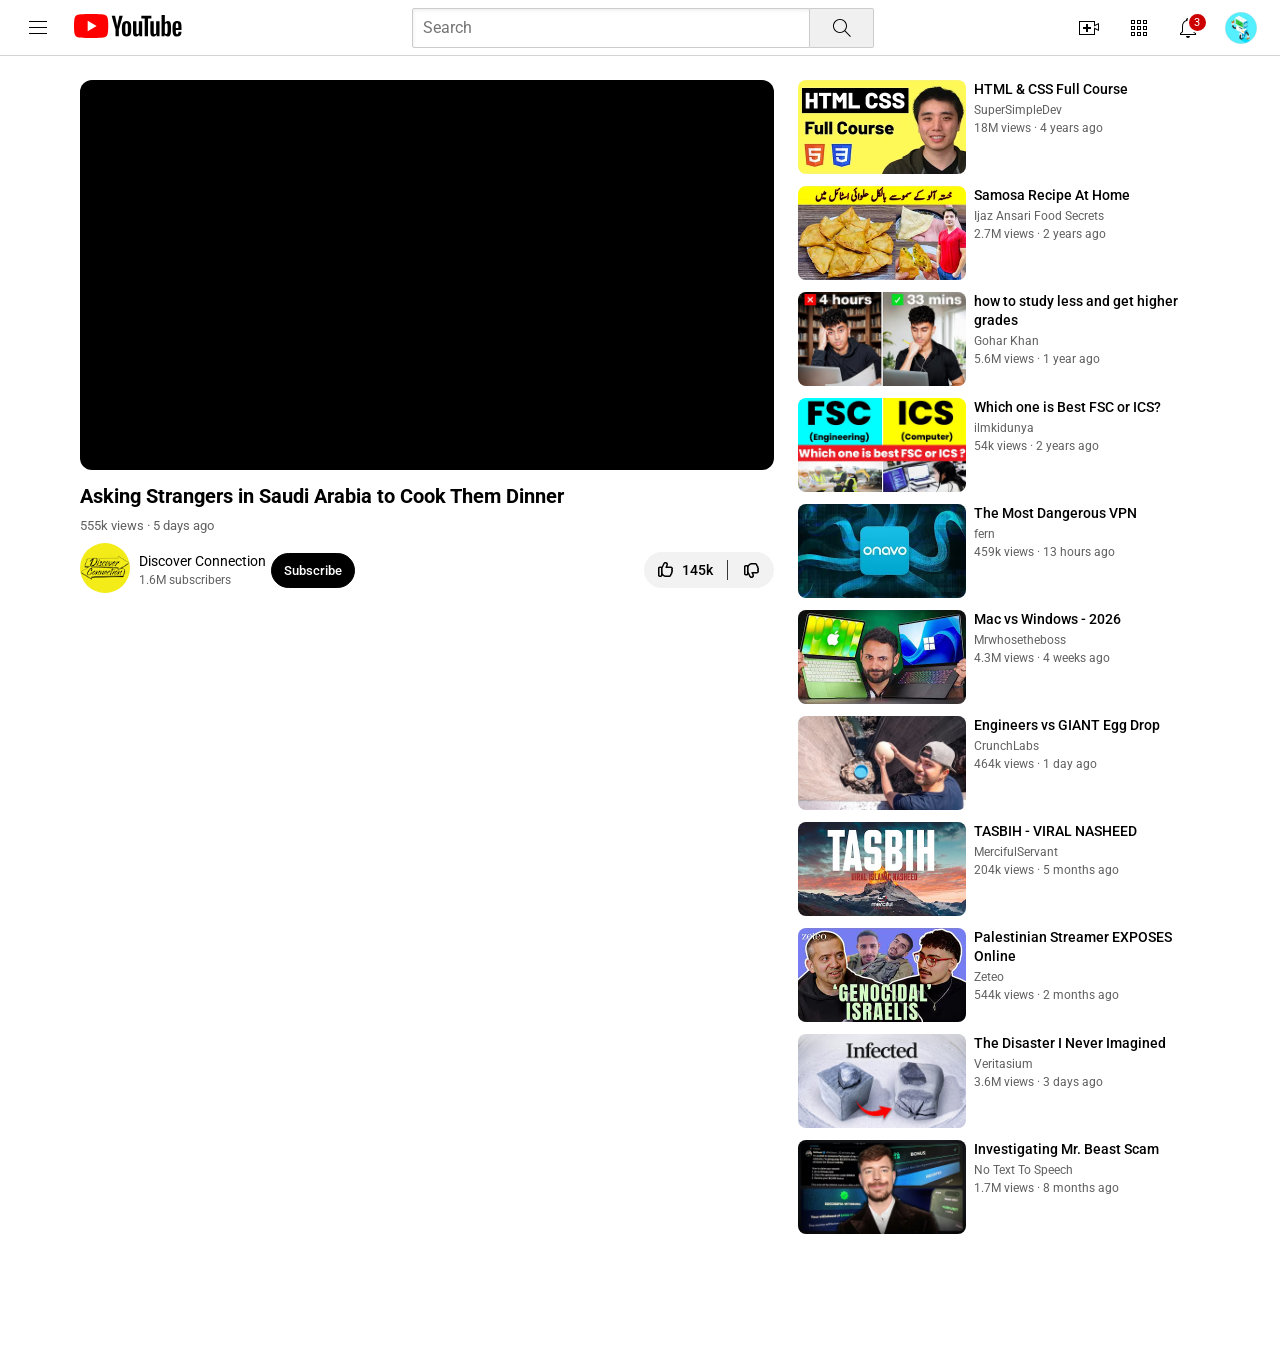
<file: videos/video11.html>
<!doctype html>
<html lang="en">
  <head>
    <meta charset="UTF-8" />
    <meta name="viewport" content="width=device-width, initial-scale=1.0" />
    <title>Watching: Asking Strangers in Saudi Arabia to Cook Them Dinner</title>
    <link rel="preconnect" href="https://fonts.googleapis.com" />
    <link rel="preconnect" href="https://fonts.gstatic.com" crossorigin />
    <link
      href="https://fonts.googleapis.com/css2?family=Roboto:wght@400;500;700&display=swap"
      rel="stylesheet"
    />
    <link rel="stylesheet" href="../styles/header.css" />
    <link rel="stylesheet" href="../styles/video-play.css" />
  </head>
  <body>
    <header class="header">
      <div class="left-section">
        <img class="hamburger-menu" src="../yt-icons/hamburger-menu.svg" />
        <a href="../index.html">
          <img class="youtube-logo" src="../yt-icons/youtube-logo.svg" />
        </a>
      </div>
      <div class="middle-section">
        <input type="text" placeholder="Search" class="yt-search-bar" />
        <button class="search-btn">
          <img class="search-icon" src="../yt-icons/search.svg" />
        </button>
      </div>
      <div class="right-section">
        <div class="upload-icon-container">
          <img class="yt-upload-icon" src="../yt-icons/upload.svg" alt="Youtube Upload Icon" />
          <div class="tooltips">Create</div>
        </div>
        <div class="apps-icon-container">
          <img class="yt-app-icon" src="../yt-icons/youtube-apps.svg" alt="Youtube Apps Icon" />
          <div class="tooltips">YouTube apps</div>
        </div>
        <div class="notifications-container">
          <img class="yt-notification-icon" src="../yt-icons/notifications.svg" alt="Youtube Notification Icon" />
          <p class="notification-count">3</p>
          <div class="tooltips">Notifications</div>
        </div>
        <img class="user-profile-logo" src="../yt-author-logo/my-profile.png" alt="My Profile" title="Account" />
      </div>
    </header>

    <main class="video-playing-container">
      <section class="main-video-details">
        <div class="video-placeholder">
          <iframe
            width="100%"
            height="100%"
            src="https://www.youtube.com/embed/58_4wtvv6qw"
            title="Asking Strangers in Saudi Arabia to Cook Them Dinner"
            allow="accelerometer; autoplay; clipboard-write; encrypted-media; gyroscope; picture-in-picture; web-share"
            referrerpolicy="strict-origin-when-cross-origin"
            allowfullscreen
          ></iframe>
        </div>
        <div class="video-info-section">
          <h1 class="video-page-title">Asking Strangers in Saudi Arabia to Cook Them Dinner</h1>
          <p class="video-metadata">555k views &#183; 5 days ago</p>
          <div class="channel-info-row">
            <div class="channel-left">
              <div class="pfp-placeholder">
                <img src="../yt-author-logo/yt-author-logo11.jpg" alt="Logo" class="channel-pfp" />
              </div>
              <div class="channel-metadata">
                <a href="https://www.youtube.com/@DiscoverConnection" class="channel-link">
                  <p class="channel-name">Discover Connection</p>
                </a>
                <p class="sub-count">1.6M subscribers</p>
              </div>
              <button class="sub-btn">Subscribe</button>
            </div>
            <div class="video-actions">
              <div class="like-dislike-container">
                <button class="like-btn">
                  <img
                    src="../yt-icons/youtube-like.svg"
                    alt="Like button"
                    class="icon"
                  />
                  <span class="counts"> 145k </span>
                </button>
                <div class="separator"></div>
                <button class="dislike-btn">
                  <img
                    src="../yt-icons/youtube-dislike.svg"
                    alt="Dislike button"
                    class="icon"
                  />
                </button>
              </div>
            </div>
          </div>
        </div>
      </section>

      <aside class="video-column">
        <div class="rec-card">
          <a href="video1.html">
            <div class="rec-thumb">
              <img src="../thumbnails/thumbnail-1.jpg" alt="Thumbnail">
              <div class="video-time">6:31:15</div>
            </div>
          </a>
          <div class="rec-text">
            <a href="video1.html"><p class="rec-title">HTML & CSS Full Course</p></a>
            <p class="rec-author">SuperSimpleDev</p>
            <p class="rec-stats">18M views &#183; 4 years ago</p>
          </div>
        </div>

        <div class="rec-card">
          <a href="video2.html">
            <div class="rec-thumb">
              <img src="../thumbnails/thumbnail-2.jpg" alt="Thumbnail">
              <div class="video-time">6:07</div>
            </div>
          </a>
          <div class="rec-text">
            <a href="video2.html"><p class="rec-title">Samosa Recipe At Home</p></a>
            <p class="rec-author">Ijaz Ansari Food Secrets</p>
            <p class="rec-stats">2.7M views &#183; 2 years ago</p>
          </div>
        </div>

        <div class="rec-card">
          <a href="video3.html">
            <div class="rec-thumb">
              <img src="../thumbnails/thumbnail-3.jpg" alt="Thumbnail">
              <div class="video-time">11:16</div>
            </div>
          </a>
          <div class="rec-text">
            <a href="video3.html"><p class="rec-title">how to study less and get higher grades</p></a>
            <p class="rec-author">Gohar Khan</p>
            <p class="rec-stats">5.6M views &#183; 1 year ago</p>
          </div>
        </div>

        <div class="rec-card">
          <a href="video4.html">
            <div class="rec-thumb">
              <img src="../thumbnails/thumbnail-4.jpg" alt="Thumbnail">
              <div class="video-time">10:49</div>
            </div>
          </a>
          <div class="rec-text">
            <a href="video4.html"><p class="rec-title">Which one is Best FSC or ICS?</p></a>
            <p class="rec-author">ilmkidunya</p>
            <p class="rec-stats">54k views &#183; 2 years ago</p>
          </div>
        </div>

        <div class="rec-card">
          <a href="video5.html">
            <div class="rec-thumb">
              <img src="../thumbnails/thumbnail-5.jpg" alt="Thumbnail">
              <div class="video-time">21:17</div>
            </div>
          </a>
          <div class="rec-text">
            <a href="video5.html"><p class="rec-title">The Most Dangerous VPN</p></a>
            <p class="rec-author">fern</p>
            <p class="rec-stats">459k views &#183; 13 hours ago</p>
          </div>
        </div>

        <div class="rec-card">
          <a href="video6.html">
            <div class="rec-thumb">
              <img src="../thumbnails/thumbnail-6.jpg" alt="Thumbnail">
              <div class="video-time">21:02</div>
            </div>
          </a>
          <div class="rec-text">
            <a href="video6.html"><p class="rec-title">Mac vs Windows - 2026</p></a>
            <p class="rec-author">Mrwhosetheboss</p>
            <p class="rec-stats">4.3M views &#183; 4 weeks ago</p>
          </div>
        </div>

        <div class="rec-card">
          <a href="video7.html">
            <div class="rec-thumb">
              <img src="../thumbnails/thumbnail-7.jpg" alt="Thumbnail">
              <div class="video-time">16:59</div>
            </div>
          </a>
          <div class="rec-text">
            <a href="video7.html"><p class="rec-title">Engineers vs GIANT Egg Drop</p></a>
            <p class="rec-author">CrunchLabs</p>
            <p class="rec-stats">464k views &#183; 1 day ago</p>
          </div>
        </div>

        <div class="rec-card">
          <a href="video8.html">
            <div class="rec-thumb">
              <img src="../thumbnails/thumbnail-8.jpg" alt="Thumbnail">
              <div class="video-time">4:25</div>
            </div>
          </a>
          <div class="rec-text">
            <a href="video8.html"><p class="rec-title">TASBIH - VIRAL NASHEED</p></a>
            <p class="rec-author">MercifulServant</p>
            <p class="rec-stats">204k views &#183; 5 months ago</p>
          </div>
        </div>

        <div class="rec-card">
          <a href="video9.html">
            <div class="rec-thumb">
              <img src="../thumbnails/thumbnail-9.jpg" alt="Thumbnail">
              <div class="video-time">36:50</div>
            </div>
          </a>
          <div class="rec-text">
            <a href="video9.html"><p class="rec-title">Palestinian Streamer EXPOSES Online</p></a>
            <p class="rec-author">Zeteo</p>
            <p class="rec-stats">544k views &#183; 2 months ago</p>
          </div>
        </div>

        <div class="rec-card">
          <a href="video10.html">
            <div class="rec-thumb">
              <img src="../thumbnails/thumbnail-10.jpg" alt="Thumbnail">
              <div class="video-time">33:25</div>
            </div>
          </a>
          <div class="rec-text">
            <a href="video10.html"><p class="rec-title">The Disaster I Never Imagined</p></a>
            <p class="rec-author">Veritasium</p>
            <p class="rec-stats">3.6M views &#183; 3 days ago</p>
          </div>
        </div>

        <div class="rec-card">
          <a href="video12.html">
            <div class="rec-thumb">
              <img src="../thumbnails/thumbnail-12.jpg" alt="Thumbnail">
              <div class="video-time">21:50</div>
            </div>
          </a>
          <div class="rec-text">
            <a href="video12.html"><p class="rec-title">Investigating Mr. Beast Scam</p></a>
            <p class="rec-author">No Text To Speech</p>
            <p class="rec-stats">1.7M views &#183; 8 months ago</p>
          </div>
        </div>
      </aside>
    </main>
  </body>
</html>
</file>
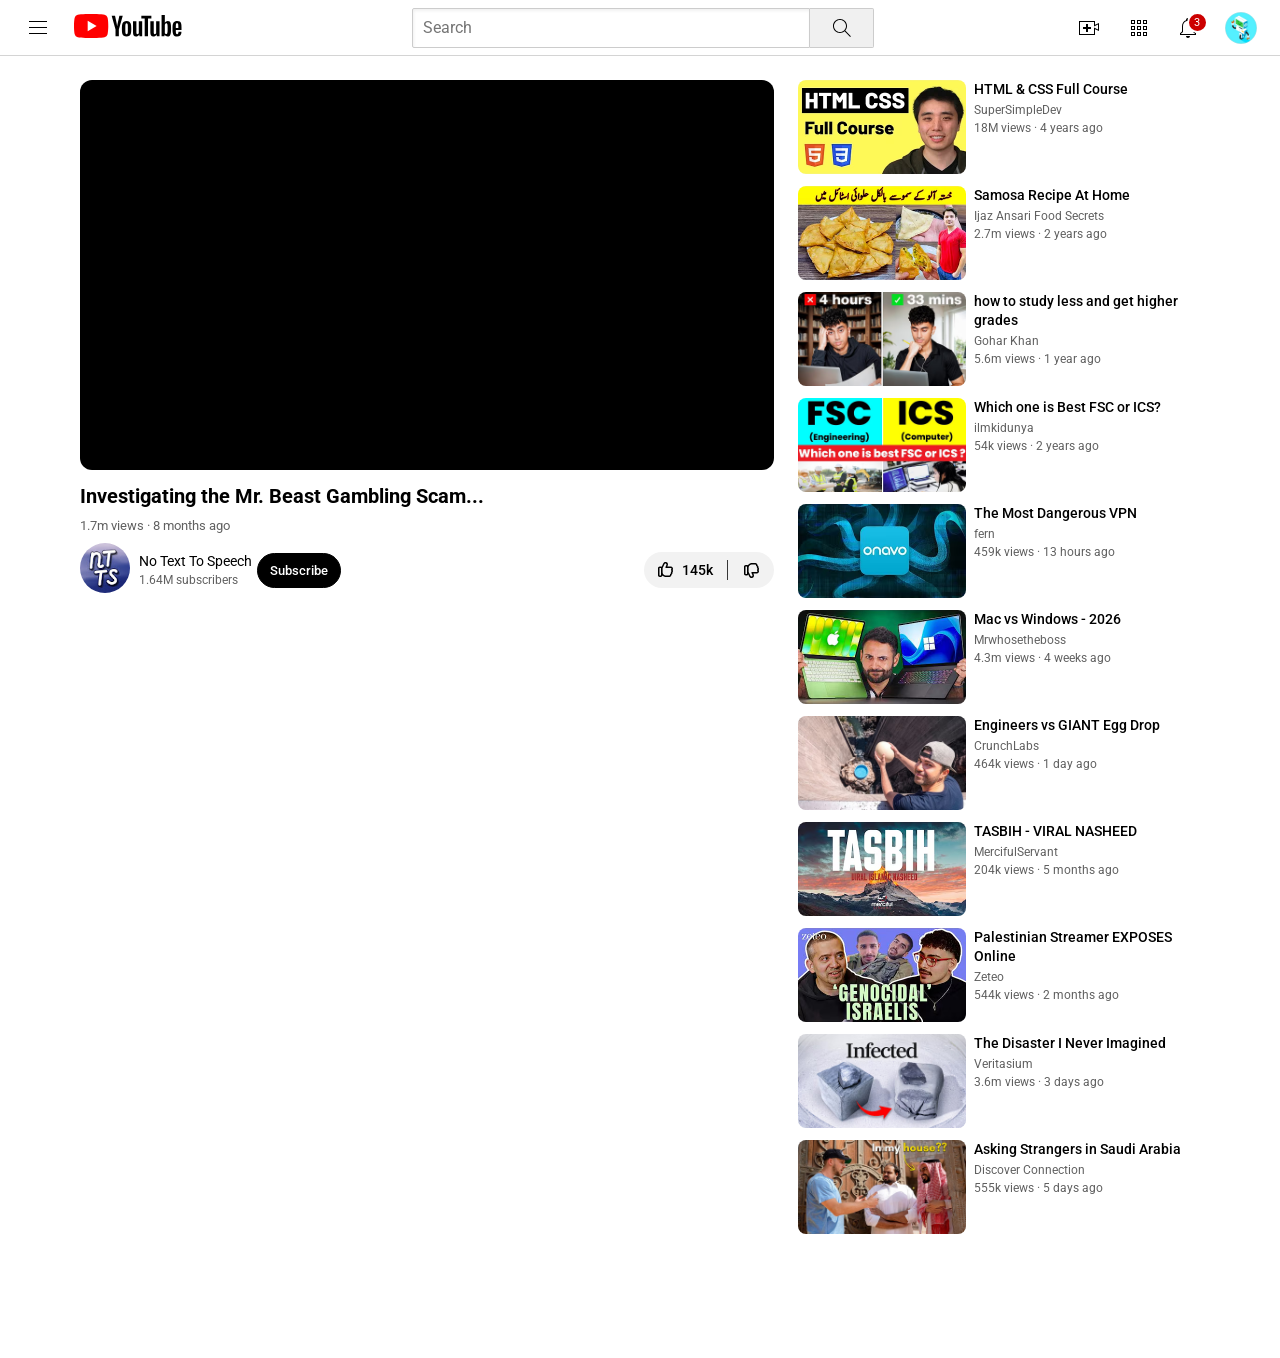
<file: videos/video12.html>
<!doctype html>
<html lang="en">
  <head>
    <meta charset="UTF-8" />
    <meta name="viewport" content="width=device-width, initial-scale=1.0" />
    <title>Watching: Investigating the Mr. Beast Gambling Scam...</title>
    <link rel="preconnect" href="https://fonts.googleapis.com" />
    <link rel="preconnect" href="https://fonts.gstatic.com" crossorigin />
    <link
      href="https://fonts.googleapis.com/css2?family=Roboto:wght@400;500;700&display=swap"
      rel="stylesheet"
    />
    <link rel="stylesheet" href="../styles/header.css" />
    <link rel="stylesheet" href="../styles/video-play.css" />
  </head>
  <body>
    <header class="header">
      <div class="left-section">
        <img class="hamburger-menu" src="../yt-icons/hamburger-menu.svg" />
        <a href="../index.html">
          <img class="youtube-logo" src="../yt-icons/youtube-logo.svg" />
        </a>
      </div>
      <div class="middle-section">
        <input type="text" placeholder="Search" class="yt-search-bar" />
        <button class="search-btn">
          <img class="search-icon" src="../yt-icons/search.svg" />
        </button>
      </div>
      <div class="right-section">
        <div class="upload-icon-container">
          <img class="yt-upload-icon" src="../yt-icons/upload.svg" alt="Youtube Upload Icon" />
          <div class="tooltips">Create</div>
        </div>
        <div class="apps-icon-container">
          <img class="yt-app-icon" src="../yt-icons/youtube-apps.svg" alt="Youtube Apps Icon" />
          <div class="tooltips">YouTube apps</div>
        </div>
        <div class="notifications-container">
          <img class="yt-notification-icon" src="../yt-icons/notifications.svg" alt="Youtube Notification Icon" />
          <p class="notification-count">3</p>
          <div class="tooltips">Notifications</div>
        </div>
        <img class="user-profile-logo" src="../yt-author-logo/my-profile.png" alt="My Profile" title="Account" />
      </div>
    </header>

    <main class="video-playing-container">
      <section class="main-video-details">
        <div class="video-placeholder">
          <iframe
            width="100%"
            height="100%"
            src="https://www.youtube.com/embed/V0ajSB_Ke5I"
            title="Investigating the Mr. Beast Gambling Scam..."
            allow="accelerometer; autoplay; clipboard-write; encrypted-media; gyroscope; picture-in-picture; web-share"
            referrerpolicy="strict-origin-when-cross-origin"
            allowfullscreen
          ></iframe>
        </div>
        <div class="video-info-section">
          <h1 class="video-page-title">Investigating the Mr. Beast Gambling Scam...</h1>
          <p class="video-metadata">1.7m views &#183; 8 months ago</p>
          <div class="channel-info-row">
            <div class="channel-left">
              <div class="pfp-placeholder">
                <img src="../yt-author-logo/yt-author-logo12.jpg" alt="No Text To Speech Logo" class="channel-pfp" />
              </div>
              <div class="channel-metadata">
                <a href="https://www.youtube.com/@NoTextToSpeech" class="channel-link">
                  <p class="channel-name">No Text To Speech</p>
                </a>
                <p class="sub-count">1.64M subscribers</p>
              </div>
              <button class="sub-btn">Subscribe</button>
            </div>
            <div class="video-actions">
              <div class="like-dislike-container">
                <button class="like-btn">
                  <img
                    src="../yt-icons/youtube-like.svg"
                    alt="Like button"
                    class="icon"
                  />
                  <span class="counts"> 145k </span>
                </button>
                <div class="separator"></div>
                <button class="dislike-btn">
                  <img
                    src="../yt-icons/youtube-dislike.svg"
                    alt="Dislike button"
                    class="icon"
                  />
                </button>
              </div>
            </div>
          </div>
        </div>
      </section>

      <aside class="video-column">
        <div class="rec-card">
          <a href="video1.html">
            <div class="rec-thumb">
              <img src="../thumbnails/thumbnail-1.jpg" alt="Thumbnail">
              <div class="video-time">6:31:15</div>
            </div>
          </a>
          <div class="rec-text">
            <a href="video1.html"><p class="rec-title">HTML & CSS Full Course</p></a>
            <p class="rec-author">SuperSimpleDev</p>
            <p class="rec-stats">18M views &#183; 4 years ago</p>
          </div>
        </div>

        <div class="rec-card">
          <a href="video2.html">
            <div class="rec-thumb">
              <img src="../thumbnails/thumbnail-2.jpg" alt="Thumbnail">
              <div class="video-time">6:07</div>
            </div>
          </a>
          <div class="rec-text">
            <a href="video2.html"><p class="rec-title">Samosa Recipe At Home</p></a>
            <p class="rec-author">Ijaz Ansari Food Secrets</p>
            <p class="rec-stats">2.7m views &#183; 2 years ago</p>
          </div>
        </div>

        <div class="rec-card">
          <a href="video3.html">
            <div class="rec-thumb">
              <img src="../thumbnails/thumbnail-3.jpg" alt="Thumbnail">
              <div class="video-time">11:16</div>
            </div>
          </a>
          <div class="rec-text">
            <a href="video3.html"><p class="rec-title">how to study less and get higher grades</p></a>
            <p class="rec-author">Gohar Khan</p>
            <p class="rec-stats">5.6m views &#183; 1 year ago</p>
          </div>
        </div>

        <div class="rec-card">
          <a href="video4.html">
            <div class="rec-thumb">
              <img src="../thumbnails/thumbnail-4.jpg" alt="Thumbnail">
              <div class="video-time">10:49</div>
            </div>
          </a>
          <div class="rec-text">
            <a href="video4.html"><p class="rec-title">Which one is Best FSC or ICS?</p></a>
            <p class="rec-author">ilmkidunya</p>
            <p class="rec-stats">54k views &#183; 2 years ago</p>
          </div>
        </div>

        <div class="rec-card">
          <a href="video5.html">
            <div class="rec-thumb">
              <img src="../thumbnails/thumbnail-5.jpg" alt="Thumbnail">
              <div class="video-time">21:17</div>
            </div>
          </a>
          <div class="rec-text">
            <a href="video5.html"><p class="rec-title">The Most Dangerous VPN</p></a>
            <p class="rec-author">fern</p>
            <p class="rec-stats">459k views &#183; 13 hours ago</p>
          </div>
        </div>

        <div class="rec-card">
          <a href="video6.html">
            <div class="rec-thumb">
              <img src="../thumbnails/thumbnail-6.jpg" alt="Thumbnail">
              <div class="video-time">21:02</div>
            </div>
          </a>
          <div class="rec-text">
            <a href="video6.html"><p class="rec-title">Mac vs Windows - 2026</p></a>
            <p class="rec-author">Mrwhosetheboss</p>
            <p class="rec-stats">4.3m views &#183; 4 weeks ago</p>
          </div>
        </div>

        <div class="rec-card">
          <a href="video7.html">
            <div class="rec-thumb">
              <img src="../thumbnails/thumbnail-7.jpg" alt="Thumbnail">
              <div class="video-time">16:59</div>
            </div>
          </a>
          <div class="rec-text">
            <a href="video7.html"><p class="rec-title">Engineers vs GIANT Egg Drop</p></a>
            <p class="rec-author">CrunchLabs</p>
            <p class="rec-stats">464k views &#183; 1 day ago</p>
          </div>
        </div>

        <div class="rec-card">
          <a href="video8.html">
            <div class="rec-thumb">
              <img src="../thumbnails/thumbnail-8.jpg" alt="Thumbnail">
              <div class="video-time">4:25</div>
            </div>
          </a>
          <div class="rec-text">
            <a href="video8.html"><p class="rec-title">TASBIH - VIRAL NASHEED</p></a>
            <p class="rec-author">MercifulServant</p>
            <p class="rec-stats">204k views &#183; 5 months ago</p>
          </div>
        </div>

        <div class="rec-card">
          <a href="video9.html">
            <div class="rec-thumb">
              <img src="../thumbnails/thumbnail-9.jpg" alt="Thumbnail">
              <div class="video-time">36:50</div>
            </div>
          </a>
          <div class="rec-text">
            <a href="video9.html"><p class="rec-title">Palestinian Streamer EXPOSES Online</p></a>
            <p class="rec-author">Zeteo</p>
            <p class="rec-stats">544k views &#183; 2 months ago</p>
          </div>
        </div>

        <div class="rec-card">
          <a href="video10.html">
            <div class="rec-thumb">
              <img src="../thumbnails/thumbnail-10.jpg" alt="Thumbnail">
              <div class="video-time">33:25</div>
            </div>
          </a>
          <div class="rec-text">
            <a href="video10.html"><p class="rec-title">The Disaster I Never Imagined</p></a>
            <p class="rec-author">Veritasium</p>
            <p class="rec-stats">3.6m views &#183; 3 days ago</p>
          </div>
        </div>

        <div class="rec-card">
          <a href="video11.html">
            <div class="rec-thumb">
              <img src="../thumbnails/thumbnail-11.jpg" alt="Thumbnail">
              <div class="video-time">32:44</div>
            </div>
          </a>
          <div class="rec-text">
            <a href="video11.html"><p class="rec-title">Asking Strangers in Saudi Arabia</p></a>
            <p class="rec-author">Discover Connection</p>
            <p class="rec-stats">555k views &#183; 5 days ago</p>
          </div>
        </div>
      </aside>
    </main>
  </body>
</html>
</file>
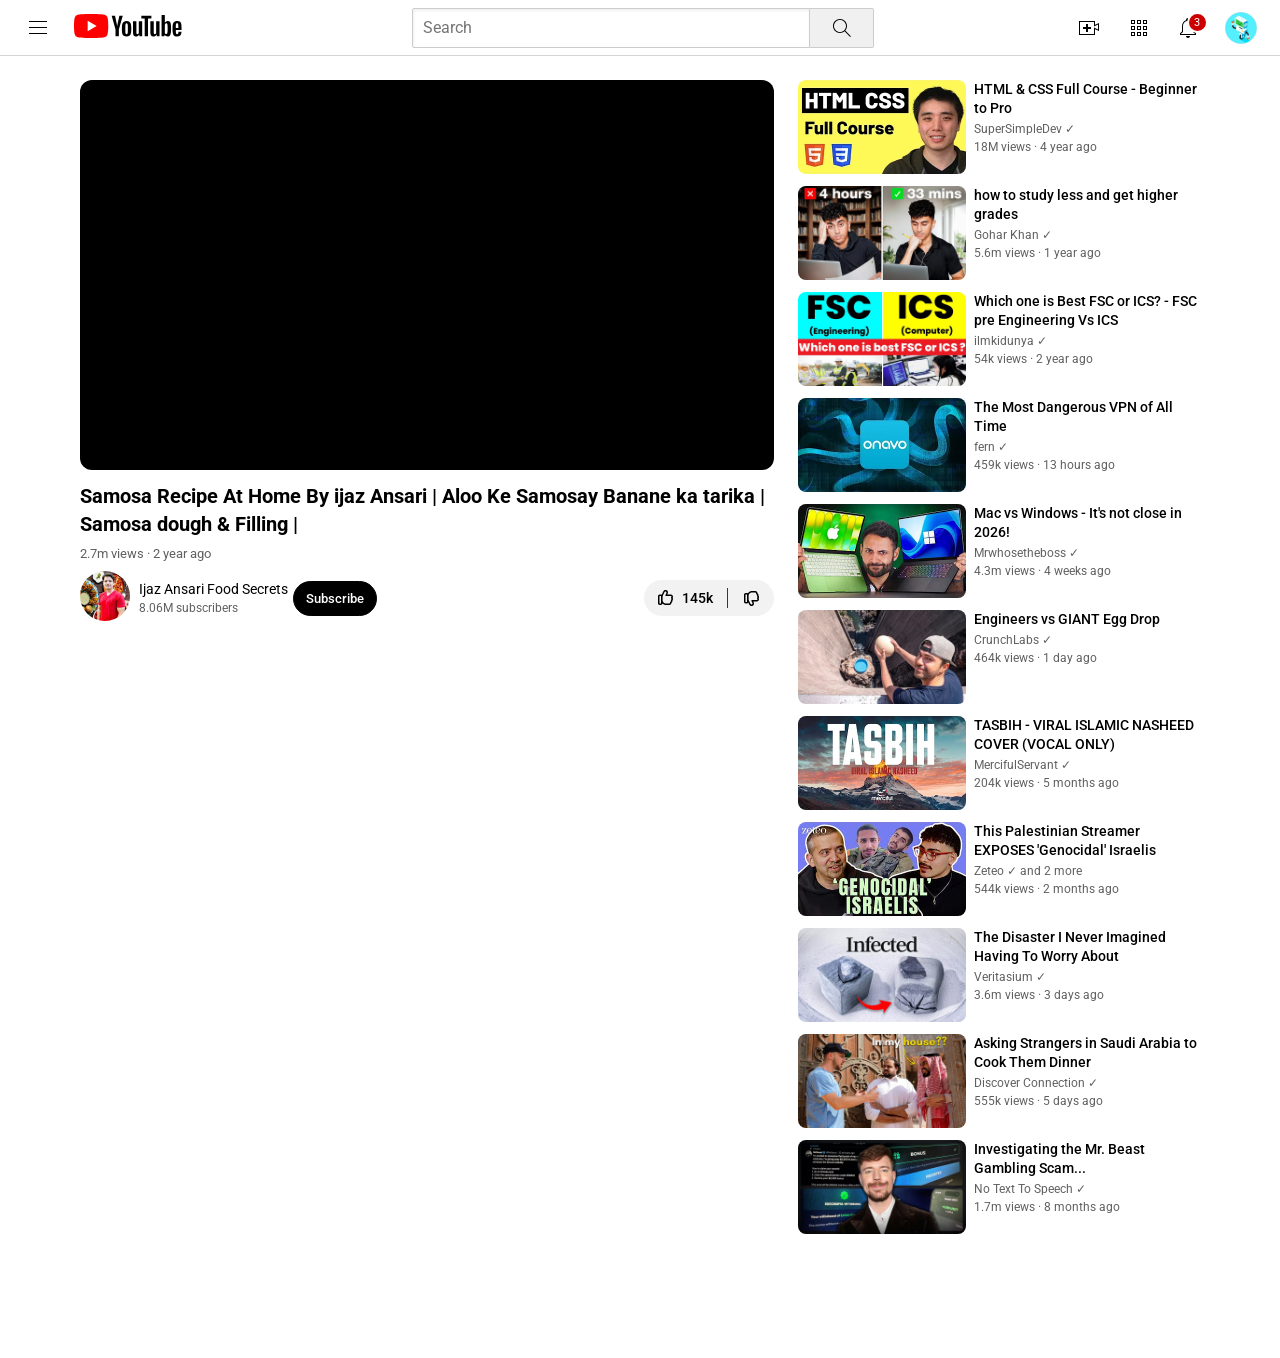
<file: videos/video2.html>
<!doctype html>
<html lang="en">
  <head>
    <meta charset="UTF-8" />
    <meta name="viewport" content="width=device-width, initial-scale=1.0" />
    <title>
      Watching: Samosa Recipe At Home By ijaz Ansari | Aloo Ke Samosay Banane ka
      tarika | Samosa dough & Filling |
    </title>
    <link rel="preconnect" href="https://fonts.googleapis.com" />
    <link rel="preconnect" href="https://fonts.gstatic.com" crossorigin />
    <link
      href="https://fonts.googleapis.com/css2?family=Roboto:wght@400;500;700&display=swap"
      rel="stylesheet"
    />
    <link rel="stylesheet" href="../styles/header.css" />
    <link rel="stylesheet" href="../styles/video-play.css" />
  </head>
  <body>
    <header class="header">
      <div class="left-section">
        <img
          class="hamburger-menu"
          src="../yt-icons/hamburger-menu.svg"
        />
        <a href="../index.html">
          <img
            class="youtube-logo"
            src="../yt-icons/youtube-logo.svg"
          />
        </a>
      </div>
      <div class="middle-section">
        <input type="text" placeholder="Search" class="yt-search-bar" />
        <button class="search-btn">
          <img class="search-icon" src="../yt-icons/search.svg" />
        </button>
      </div>
      <div class="right-section">
        <div class="upload-icon-container">
          <img
            class="yt-upload-icon"
            src="../yt-icons/upload.svg"
            alt="Youtube Upload Icon"
          />
          <div class="tooltips">Create</div>
        </div>
        <div class="apps-icon-container">
          <img
            class="yt-app-icon"
            src="../yt-icons/youtube-apps.svg"
            alt="Youtube Apps Icon"
          />
          <div class="tooltips">YouTube apps</div>
        </div>
        <div class="notifications-container">
          <img
            class="yt-notification-icon"
            src="../yt-icons/notifications.svg"
            alt="Youtube Notification Icon"
          />
          <p class="notification-count">3</p>
          <div class="tooltips">Notifications</div>
        </div>
        <img
          class="user-profile-logo"
          src="../yt-author-logo/my-profile.png"
          alt="My Youtube Profile Icon"
          title="Account"
        />
      </div>
    </header>

    <main class="video-playing-container">
      <section class="main-video-details">
        <div class="video-placeholder">
          <iframe
            width="100%"
            height="100%"
            src="https://www.youtube.com/embed/Xnnff2n4qIM"
            title="Samosa Recipe At Home By ijaz Ansari | Aloo Ke Samosay Banane ka tarika | Samosa dough &amp; Filling |"
            allow="
              accelerometer;
              autoplay;
              clipboard-write;
              encrypted-media;
              gyroscope;
              picture-in-picture;
              web-share;
            "
            referrerpolicy="strict-origin-when-cross-origin"
            allowfullscreen
          ></iframe>
        </div>
        <div class="video-info-section">
          <h1 class="video-page-title">
            Samosa Recipe At Home By ijaz Ansari | Aloo Ke Samosay Banane ka
            tarika | Samosa dough & Filling |
          </h1>
          <p class="video-metadata">2.7m views &#183; 2 year ago</p>
          <div class="channel-info-row">
            <div class="channel-left">
              <div class="pfp-placeholder">
                <img
                  src="../yt-author-logo/yt-author-logo2.jpg"
                  alt="Ijaz Ansari Food Secrets Youtube Logo"
                  class="channel-pfp"
                />
              </div>
              <div class="channel-metadata">
                <a
                  href="https://www.youtube.com/@IjazAnsariFoodSecrets"
                  class="channel-link"
                >
                  <p class="channel-name">Ijaz Ansari Food Secrets</p>
                </a>
                <p class="sub-count">8.06M subscribers</p>
              </div>
              <button class="sub-btn">Subscribe</button>
            </div>
            <div class="video-actions">
              <div class="like-dislike-container">
                <button class="like-btn">
                  <img
                    src="../yt-icons/youtube-like.svg"
                    alt="Like button"
                    class="icon"
                  />
                  <span class="counts"> 145k </span>
                </button>
                <div class="separator"></div>
                <button class="dislike-btn">
                  <img
                    src="../yt-icons/youtube-dislike.svg"
                    alt="Dislike button"
                    class="icon"
                  />
                </button>
              </div>
            </div>
          </div>
        </div>
      </section>

      <aside class="video-column">
        <div class="rec-card">
          <a href="./video1.html">
            <div class="rec-thumb">
              <img
                src="../thumbnails/thumbnail-1.jpg"
                alt="Youtube Thumbnail"
              />
              <div class="video-time">6:31:15</div>
            </div>
          </a>
          <div class="rec-text">
            <a href="./video1.html">
              <p class="rec-title">HTML & CSS Full Course - Beginner to Pro</p>
            </a>
            <a
              href="https://www.youtube.com/@SuperSimpleDev"
              class="channel-link"
            >
              <p class="rec-author">SuperSimpleDev &#10003;</p>
            </a>
            <p class="rec-stats">18M views &#183; 4 year ago</p>
          </div>
        </div>
        <div class="rec-card">
          <a href="./video3.html">
            <div class="rec-thumb">
              <img
                src="../thumbnails/thumbnail-3.jpg"
                alt="Youtube Thumbnail"
              />
              <div class="video-time">11:16</div>
            </div>
          </a>
          <div class="rec-text">
            <a href="./video3.html">
              <p class="rec-title">how to study less and get higher grades</p>
            </a>
            <a href="https://www.youtube.com/@goharsguide" class="channel-link">
              <p class="rec-author">Gohar Khan &#10003;</p>
            </a>
            <p class="rec-stats">5.6m views &#183; 1 year ago</p>
          </div>
        </div>
        <div class="rec-card">
          <a href="./video4.html">
            <div class="rec-thumb">
              <img
                src="../thumbnails/thumbnail-4.jpg"
                alt="Youtube Thumbnail"
              />
              <div class="video-time">10:49</div>
            </div>
          </a>
          <div class="rec-text">
            <a href="./video4.html">
              <p class="rec-title">
                Which one is Best FSC or ICS? - FSC pre Engineering Vs ICS
              </p>
            </a>
            <a
              href="https://www.youtube.com/@ilmkidunyaofficial"
              class="channel-link"
            >
              <p class="rec-author">ilmkidunya &#10003;</p>
            </a>
            <p class="rec-stats">54k views &#183; 2 year ago</p>
          </div>
        </div>
        <div class="rec-card">
          <a href="./video5.html">
            <div class="rec-thumb">
              <img
                src="../thumbnails/thumbnail-5.jpg"
                alt="Youtube Thumbnail"
              />
              <div class="video-time">21:17</div>
            </div>
          </a>
          <div class="rec-text">
            <a href="./video5.html">
              <p class="rec-title">The Most Dangerous VPN of All Time</p>
            </a>
            <a href="https://www.youtube.com/@fern-tv" class="channel-link">
              <p class="rec-author">fern &#10003;</p>
            </a>
            <p class="rec-stats">459k views &#183; 13 hours ago</p>
          </div>
        </div>
        <div class="rec-card">
          <a href="./video6.html">
            <div class="rec-thumb">
              <img
                src="../thumbnails/thumbnail-6.jpg"
                alt="Youtube Thumbnail"
              />
              <div class="video-time">21:02</div>
            </div>
          </a>
          <div class="rec-text">
            <a href="./video6.html">
              <p class="rec-title">Mac vs Windows - It's not close in 2026!</p>
            </a>
            <a
              href="https://www.youtube.com/@Mrwhosetheboss"
              class="channel-link"
            >
              <p class="rec-author">Mrwhosetheboss &#10003;</p>
            </a>
            <p class="rec-stats">4.3m views &#183; 4 weeks ago</p>
          </div>
        </div>
        <div class="rec-card">
          <a href="./video7.html">
            <div class="rec-thumb">
              <img
                src="../thumbnails/thumbnail-7.jpg"
                alt="Youtube Thumbnail"
              />
              <div class="video-time">16:59</div>
            </div>
          </a>
          <div class="rec-text">
            <a href="./video7.html">
              <p class="rec-title">Engineers vs GIANT Egg Drop</p>
            </a>
            <a href="https://www.youtube.com/@CrunchLabs" class="channel-link">
              <p class="rec-author">CrunchLabs &#10003;</p>
            </a>
            <p class="rec-stats">464k views &#183; 1 day ago</p>
          </div>
        </div>
        <div class="rec-card">
          <a href="./video8.html">
            <div class="rec-thumb">
              <img
                src="../thumbnails/thumbnail-8.jpg"
                alt="Youtube Thumbnail"
              />
              <div class="video-time">4:25</div>
            </div>
          </a>
          <div class="rec-text">
            <a href="./video8.html">
              <p class="rec-title">
                TASBIH - VIRAL ISLAMIC NASHEED COVER (VOCAL ONLY)
              </p>
            </a>
            <a
              href="https://www.youtube.com/@TheMercifulServant"
              class="channel-link"
            >
              <p class="rec-author">MercifulServant &#10003;</p>
            </a>
            <p class="rec-stats">204k views &#183; 5 months ago</p>
          </div>
        </div>
        <div class="rec-card">
          <a href="./video9.html">
            <div class="rec-thumb">
              <img
                src="../thumbnails/thumbnail-9.jpg"
                alt="Youtube Thumbnail"
              />
              <div class="video-time">36:50</div>
            </div>
          </a>
          <div class="rec-text">
            <a href="./video9.html">
              <p class="rec-title">
                This Palestinian Streamer EXPOSES 'Genocidal' Israelis Online
              </p>
            </a>
            <a href="https://www.youtube.com/@zeteo" class="channel-link">
              <p class="rec-author">Zeteo &#10003; and 2 more</p>
            </a>
            <p class="rec-stats">544k views &#183; 2 months ago</p>
          </div>
        </div>
        <div class="rec-card">
          <a href="./video10.html">
            <div class="rec-thumb">
              <img
                src="../thumbnails/thumbnail-10.jpg"
                alt="Youtube Thumbnail"
              />
              <div class="video-time">33:25</div>
            </div>
          </a>
          <div class="rec-text">
            <a href="./video10.html">
              <p class="rec-title">
                The Disaster I Never Imagined Having To Worry About
              </p>
            </a>
            <a href="https://www.youtube.com/@veritasium" class="channel-link">
              <p class="rec-author">Veritasium &#10003;</p>
            </a>
            <p class="rec-stats">3.6m views &#183; 3 days ago</p>
          </div>
        </div>
        <div class="rec-card">
          <a href="./video11.html">
            <div class="rec-thumb">
              <img
                src="../thumbnails/thumbnail-11.jpg"
                alt="Youtube Thumbnail"
              />
              <div class="video-time">32:44</div>
            </div>
          </a>
          <div class="rec-text">
            <a href="./video11.html">
              <p class="rec-title">
                Asking Strangers in Saudi Arabia to Cook Them Dinner
              </p>
            </a>
            <a
              href="https://www.youtube.com/@DiscoverConnection"
              class="channel-link"
            >
              <p class="rec-author">Discover Connection &#10003;</p>
            </a>
            <p class="rec-stats">555k views &#183; 5 days ago</p>
          </div>
        </div>
        <div class="rec-card">
          <a href="./video12.html">
            <div class="rec-thumb">
              <img
                src="../thumbnails/thumbnail-12.jpg"
                alt="Youtube Thumbnail"
              />
              <div class="video-time">21:50</div>
            </div>
          </a>
          <div class="rec-text">
            <a href="./video12.html">
              <p class="rec-title">
                Investigating the Mr. Beast Gambling Scam...
              </p>
            </a>
            <a
              href="https://www.youtube.com/@NoTextToSpeech"
              class="channel-link"
            >
              <p class="rec-author">No Text To Speech &#10003;</p>
            </a>
            <p class="rec-stats">1.7m views &#183; 8 months ago</p>
          </div>
        </div>
      </aside>
    </main>
  </body>
</html>
</file>
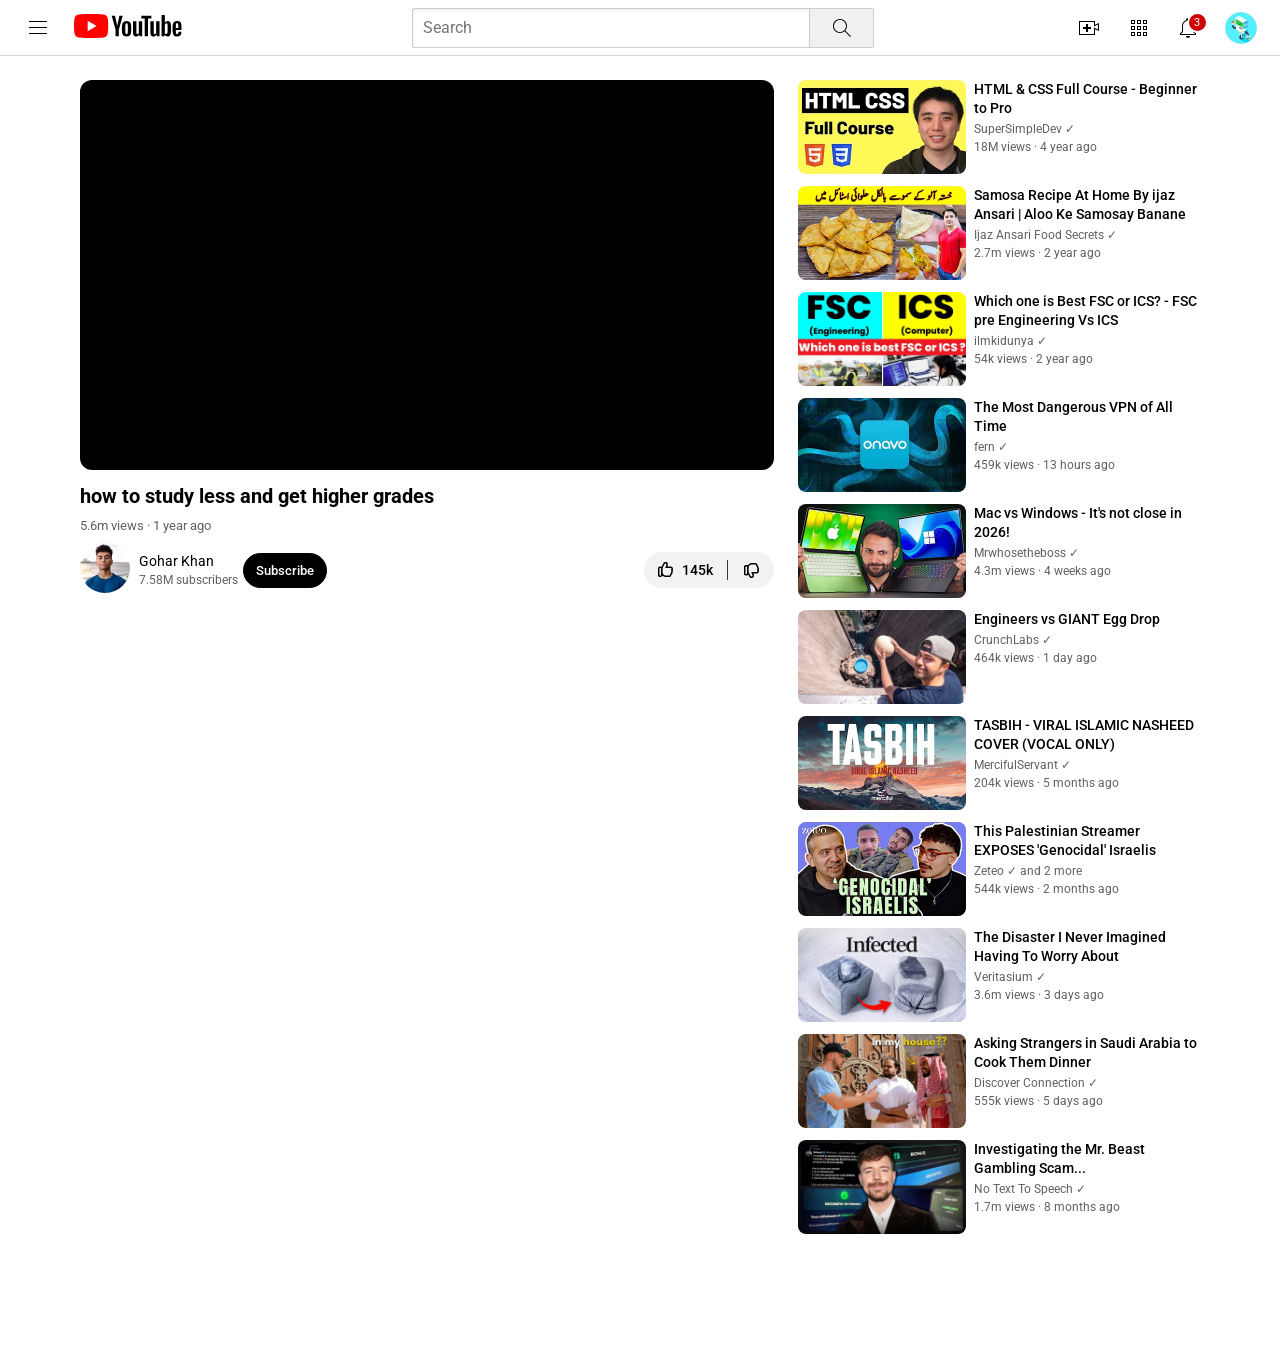
<file: videos/video3.html>
<!doctype html>
<html lang="en">
  <head>
    <meta charset="UTF-8" />
    <meta name="viewport" content="width=device-width, initial-scale=1.0" />
    <title>Watching: how to study less and get higher grades</title>
    <link rel="preconnect" href="https://fonts.googleapis.com" />
    <link rel="preconnect" href="https://fonts.gstatic.com" crossorigin />
    <link
      href="https://fonts.googleapis.com/css2?family=Roboto:wght@400;500;700&display=swap"
      rel="stylesheet"
    />
    <link rel="stylesheet" href="../styles/header.css" />
    <link rel="stylesheet" href="../styles/video-play.css" />
    
  </head>
  <body>
    <header class="header">
      <div class="left-section">
        <img
          class="hamburger-menu"
          src="../yt-icons/hamburger-menu.svg"
        />
        <a href="../index.html">
          <img
            class="youtube-logo"
            src="../yt-icons/youtube-logo.svg"
          />
        </a>
      </div>
      <div class="middle-section">
        <input type="text" placeholder="Search" class="yt-search-bar" />
        <button class="search-btn">
          <img class="search-icon" src="../yt-icons/search.svg" />
        </button>
      </div>
      <div class="right-section">
        <div class="upload-icon-container">
          <img
            class="yt-upload-icon"
            src="../yt-icons/upload.svg"
            alt="Youtube Upload Icon"
          />
          <div class="tooltips">Create</div>
        </div>
        <div class="apps-icon-container">
          <img
            class="yt-app-icon"
            src="../yt-icons/youtube-apps.svg"
            alt="Youtube Apps Icon"
          />
          <div class="tooltips">YouTube apps</div>
        </div>
        <div class="notifications-container">
          <img
            class="yt-notification-icon"
            src="../yt-icons/notifications.svg"
            alt="Youtube Notification Icon"
          />
          <p class="notification-count">3</p>
          <div class="tooltips">Notifications</div>
        </div>
        <img
          class="user-profile-logo"
          src="../yt-author-logo/my-profile.png"
          alt="My Youtube Profile Icon"
          title="Account"
        />
      </div>
    </header>

    <main class="video-playing-container">
      <section class="main-video-details">
        <div class="video-placeholder">
          <iframe
            width="100%"
            height="100%"
            src="https://www.youtube.com/embed/xBB_O37bhnE"
            title="how to study less and get higher grades"
            allow="
              accelerometer;
              autoplay;
              clipboard-write;
              encrypted-media;
              gyroscope;
              picture-in-picture;
              web-share;
            "
            referrerpolicy="strict-origin-when-cross-origin"
            allowfullscreen
          ></iframe>
        </div>
        <div class="video-info-section">
          <h1 class="video-page-title">
            how to study less and get higher grades
          </h1>
          <p class="video-metadata">5.6m views &#183; 1 year ago</p>
          <div class="channel-info-row">
            <div class="channel-left">
              <div class="pfp-placeholder">
                <img
                  src="../yt-author-logo/yt-author-logo3.jpg"
                  alt="Gohar Khan Youtube Logo"
                  class="channel-pfp"
                />
              </div>
              <div class="channel-metadata">
                <a href="https://www.youtube.com/@goharsguide" class="channel-link">
                  <p class="channel-name">Gohar Khan</p>
                </a>
                <p class="sub-count">7.58M subscribers</p>
              </div>
              <button class="sub-btn">Subscribe</button>
            </div>
            <div class="video-actions">
              <div class="like-dislike-container">
                <button class="like-btn">
                  <img
                    src="../yt-icons/youtube-like.svg"
                    alt="Like button"
                    class="icon"
                  />
                  <span class="counts"> 145k </span>
                </button>
                <div class="separator"></div>
                <button class="dislike-btn">
                  <img
                    src="../yt-icons/youtube-dislike.svg"
                    alt="Dislike button"
                    class="icon"
                  />
                </button>
              </div>
            </div>
          </div>
        </div>
      </section>

      <aside class="video-column">
        <div class="rec-card">
          <a href="./video1.html">
            <div class="rec-thumb">
              <img src="../thumbnails/thumbnail-1.jpg" alt="Youtube Thumbnail">
              <div class="video-time">6:31:15</div>
            </div>
          </a>
          <div class="rec-text">
            <a href="./video1.html">
              <p class="rec-title">HTML & CSS Full Course - Beginner to Pro</p>
            </a>
            <a href="https://www.youtube.com/@SuperSimpleDev" class="channel-link">
              <p class="rec-author">SuperSimpleDev &#10003;</p>
            </a>
            <p class="rec-stats">18M views &#183; 4 year ago</p>
          </div>
        </div>
        <div class="rec-card">
          <a href="./video2.html">
            <div class="rec-thumb">
              <img src="../thumbnails/thumbnail-2.jpg" alt="Youtube Thumbnail">
              <div class="video-time">6:07</div>
            </div>
          </a>
          <div class="rec-text">
            <a href="./video2.html">
              <p class="rec-title">Samosa Recipe At Home By ijaz Ansari | Aloo Ke Samosay Banane ka tarika | Samosa dough & Filling |</p>
            </a>
            <a href="https://www.youtube.com/@IjazAnsariFoodSecrets" class="channel-link">
              <p class="rec-author">Ijaz Ansari Food Secrets &#10003;</p>
            </a>
            <p class="rec-stats">2.7m views &#183; 2 year ago</p>
          </div>
        </div>
        <div class="rec-card">
          <a href="./video4.html">
            <div class="rec-thumb">
              <img src="../thumbnails/thumbnail-4.jpg" alt="Youtube Thumbnail">
              <div class="video-time">10:49</div>
            </div>
          </a>
          <div class="rec-text">
            <a href="./video4.html">
              <p class="rec-title">Which one is Best FSC or ICS? - FSC pre Engineering Vs ICS</p>
            </a>
            <a href="https://www.youtube.com/@ilmkidunyaofficial" class="channel-link">
              <p class="rec-author">ilmkidunya &#10003;</p>
            </a>
            <p class="rec-stats">54k views &#183; 2 year ago</p>
          </div>
        </div>
        <div class="rec-card">
          <a href="./video5.html">
            <div class="rec-thumb">
              <img src="../thumbnails/thumbnail-5.jpg" alt="Youtube Thumbnail">
              <div class="video-time">21:17</div>
            </div>
          </a>
          <div class="rec-text">
            <a href="./video5.html">
              <p class="rec-title">The Most Dangerous VPN of All Time</p>
            </a>
            <a href="https://www.youtube.com/@fern-tv" class="channel-link">
              <p class="rec-author">fern &#10003;</p>
            </a>
            <p class="rec-stats">459k views &#183; 13 hours ago</p>
          </div>
        </div>
        <div class="rec-card">
          <a href="./video6.html">
            <div class="rec-thumb">
              <img src="../thumbnails/thumbnail-6.jpg" alt="Youtube Thumbnail">
              <div class="video-time">21:02</div>
            </div>
          </a>
          <div class="rec-text">
            <a href="./video6.html">
              <p class="rec-title">Mac vs Windows - It's not close in 2026!</p>
            </a>
            <a href="https://www.youtube.com/@Mrwhosetheboss" class="channel-link">
              <p class="rec-author">Mrwhosetheboss &#10003;</p>
            </a>
            <p class="rec-stats">4.3m views &#183; 4 weeks ago</p>
          </div>
        </div>
        <div class="rec-card">
          <a href="./video7.html">
            <div class="rec-thumb">
              <img src="../thumbnails/thumbnail-7.jpg" alt="Youtube Thumbnail">
              <div class="video-time">16:59</div>
            </div>
          </a>
          <div class="rec-text">
            <a href="./video7.html">
              <p class="rec-title">Engineers vs GIANT Egg Drop</p>
            </a>
            <a href="https://www.youtube.com/@CrunchLabs" class="channel-link">
              <p class="rec-author">CrunchLabs &#10003;</p>
            </a>
            <p class="rec-stats">464k views &#183; 1 day ago</p>
          </div>
        </div>
        <div class="rec-card">
          <a href="./video8.html">
            <div class="rec-thumb">
              <img src="../thumbnails/thumbnail-8.jpg" alt="Youtube Thumbnail">
              <div class="video-time">4:25</div>
            </div>
          </a>
          <div class="rec-text">
            <a href="./video8.html">
              <p class="rec-title">TASBIH - VIRAL ISLAMIC NASHEED COVER (VOCAL ONLY)</p>
            </a>
            <a href="https://www.youtube.com/@TheMercifulServant" class="channel-link">
              <p class="rec-author">MercifulServant &#10003;</p>
            </a>
            <p class="rec-stats">204k views &#183; 5 months ago</p>
          </div>
        </div>
        <div class="rec-card">
          <a href="./video9.html">
            <div class="rec-thumb">
              <img src="../thumbnails/thumbnail-9.jpg" alt="Youtube Thumbnail">
              <div class="video-time">36:50</div>
            </div>
          </a>
          <div class="rec-text">
            <a href="./video9.html">
              <p class="rec-title">This Palestinian Streamer EXPOSES 'Genocidal' Israelis Online</p>
            </a>
            <a href="https://www.youtube.com/@zeteo" class="channel-link">
              <p class="rec-author">Zeteo &#10003; and 2 more</p>
            </a>
            <p class="rec-stats">544k views &#183; 2 months ago</p>
          </div>
        </div>
        <div class="rec-card">
          <a href="./video10.html">
            <div class="rec-thumb">
              <img src="../thumbnails/thumbnail-10.jpg" alt="Youtube Thumbnail">
              <div class="video-time">33:25</div>
            </div>
          </a>
          <div class="rec-text">
            <a href="./video10.html">
              <p class="rec-title">The Disaster I Never Imagined Having To Worry About</p>
            </a>
            <a href="https://www.youtube.com/@veritasium" class="channel-link">
              <p class="rec-author">Veritasium &#10003;</p>
            </a>
            <p class="rec-stats">3.6m views &#183; 3 days ago</p>
          </div>
        </div>
        <div class="rec-card">
          <a href="./video11.html">
            <div class="rec-thumb">
              <img src="../thumbnails/thumbnail-11.jpg" alt="Youtube Thumbnail">
              <div class="video-time">32:44</div>
            </div>
          </a>
          <div class="rec-text">
            <a href="./video11.html">
              <p class="rec-title">Asking Strangers in Saudi Arabia to Cook Them Dinner</p>
            </a>
            <a href="https://www.youtube.com/@DiscoverConnection" class="channel-link">
              <p class="rec-author">Discover Connection &#10003;</p>
            </a>
            <p class="rec-stats">555k views &#183; 5 days ago</p>
          </div>
        </div>
        <div class="rec-card">
          <a href="./video12.html">
            <div class="rec-thumb">
              <img src="../thumbnails/thumbnail-12.jpg" alt="Youtube Thumbnail">
              <div class="video-time">21:50</div>
            </div>
          </a>
          <div class="rec-text">
            <a href="./video12.html">
              <p class="rec-title">Investigating the Mr. Beast Gambling Scam...</p>
            </a>
            <a href="https://www.youtube.com/@NoTextToSpeech" class="channel-link">
              <p class="rec-author">No Text To Speech &#10003;</p>
            </a>
            <p class="rec-stats">1.7m views &#183; 8 months ago</p>
          </div>
        </div>
      </aside>
    </main>
  </body>
</html>
</file>
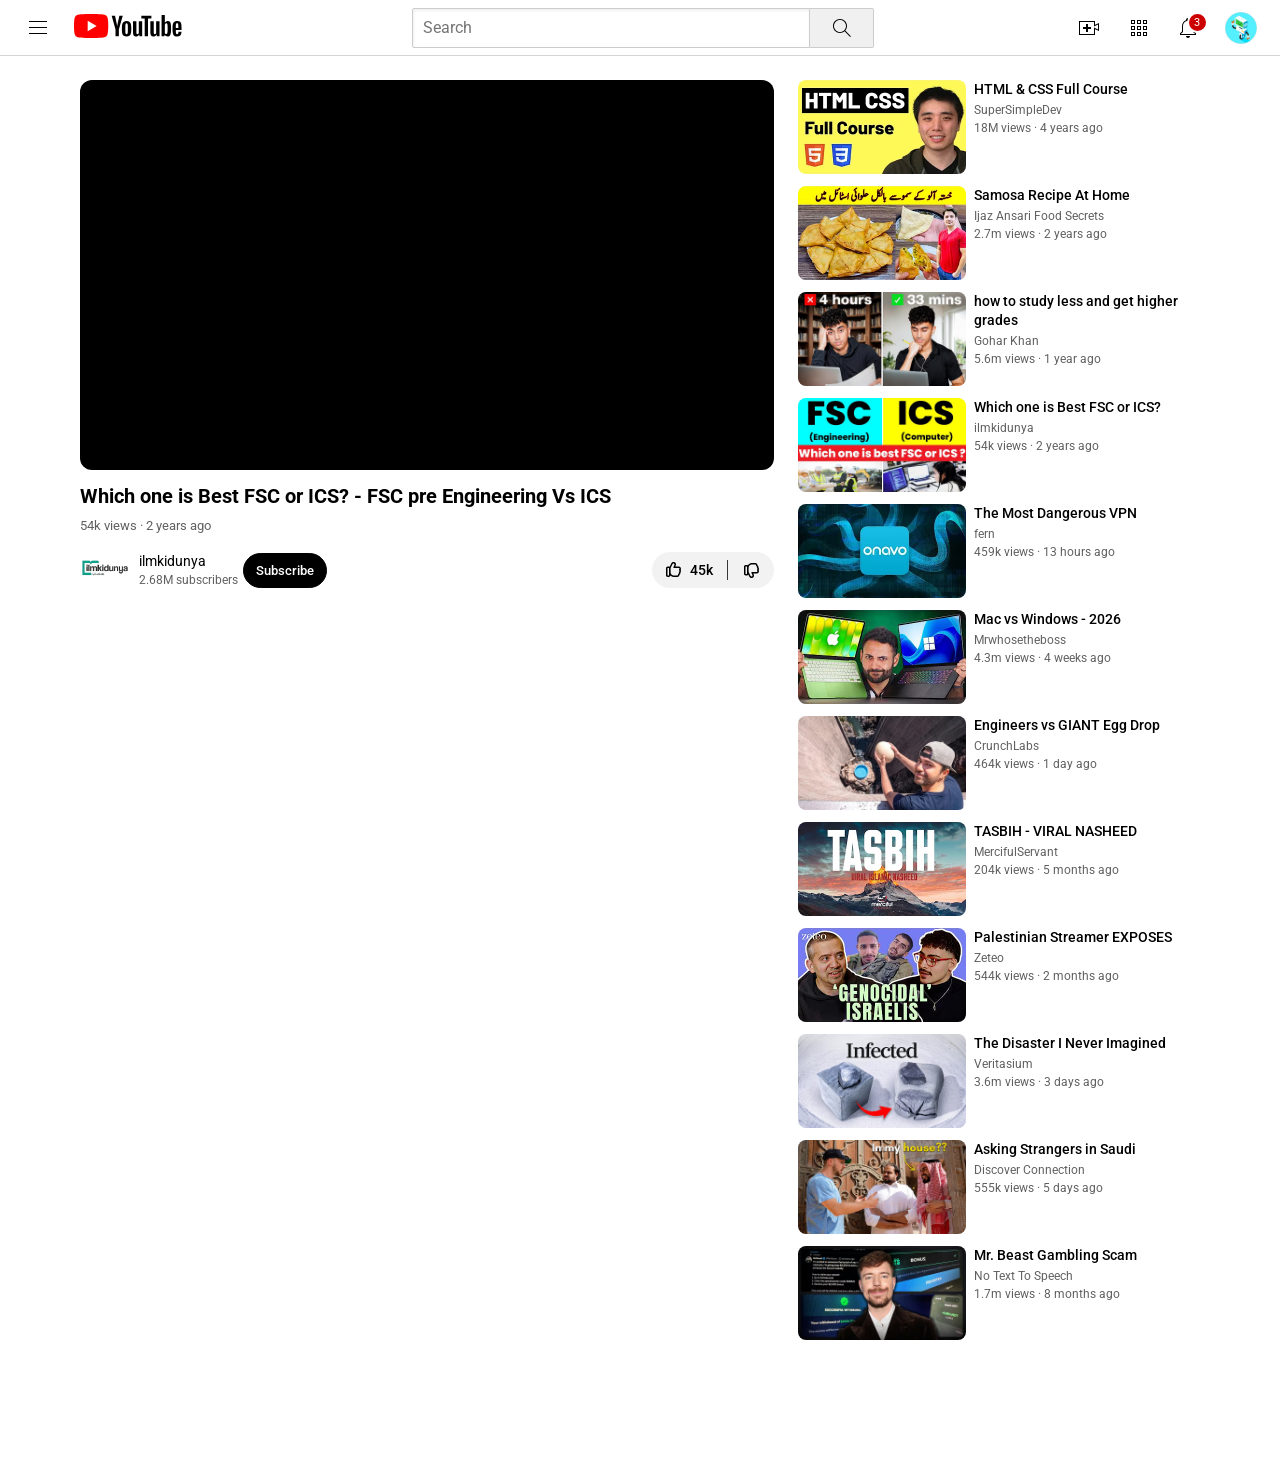
<file: videos/video4.html>
<!doctype html>
<html lang="en">
  <head>
    <meta charset="UTF-8" />
    <meta name="viewport" content="width=device-width, initial-scale=1.0" />
    <title>Watching: Which one is Best FSC or ICS? - FSC pre Engineering Vs ICS</title>
    <link rel="preconnect" href="https://fonts.googleapis.com" />
    <link rel="preconnect" href="https://fonts.gstatic.com" crossorigin />
    <link
      href="https://fonts.googleapis.com/css2?family=Roboto:wght@400;500;700&display=swap"
      rel="stylesheet"
    />
    <link rel="stylesheet" href="../styles/header.css" />
    <link rel="stylesheet" href="../styles/video-play.css" />
  </head>
  <body>
    <header class="header">
      <div class="left-section">
        <img class="hamburger-menu" src="../yt-icons/hamburger-menu.svg" />
        <a href="../index.html">
          <img class="youtube-logo" src="../yt-icons/youtube-logo.svg" />
        </a>
      </div>
      <div class="middle-section">
        <input type="text" placeholder="Search" class="yt-search-bar" />
        <button class="search-btn">
          <img class="search-icon" src="../yt-icons/search.svg" />
        </button>
      </div>
      <div class="right-section">
        <div class="upload-icon-container">
          <img class="yt-upload-icon" src="../yt-icons/upload.svg" alt="Upload" />
          <div class="tooltips">Create</div>
        </div>
        <div class="apps-icon-container">
          <img class="yt-app-icon" src="../yt-icons/youtube-apps.svg" alt="Apps" />
          <div class="tooltips">YouTube apps</div>
        </div>
        <div class="notifications-container">
          <img class="yt-notification-icon" src="../yt-icons/notifications.svg" alt="Notifications" />
          <p class="notification-count">3</p>
          <div class="tooltips">Notifications</div>
        </div>
        <img class="user-profile-logo" src="../yt-author-logo/my-profile.png" alt="Profile" />
      </div>
    </header>

    <main class="video-playing-container">
      <section class="main-video-details">
        <div class="video-placeholder">
          <iframe
            width="100%"
            height="100%"
            src="https://www.youtube.com/embed/sOH0zARgBTs"
            title="Which one is Best FSC or ICS? - FSC pre Engineering Vs ICS"
            allow="accelerometer; autoplay; clipboard-write; encrypted-media; gyroscope; picture-in-picture; web-share"
            referrerpolicy="strict-origin-when-cross-origin"
            allowfullscreen
          ></iframe>
        </div>
        <div class="video-info-section">
          <h1 class="video-page-title">Which one is Best FSC or ICS? - FSC pre Engineering Vs ICS</h1>
          <p class="video-metadata">54k views &#183; 2 years ago</p>
          <div class="channel-info-row">
            <div class="channel-left">
              <div class="pfp-placeholder">
                <img src="../yt-author-logo/yt-author-logo4.jpg" alt="ilmkidunya" class="channel-pfp" />
              </div>
              <div class="channel-metadata">
                <a href="https://www.youtube.com/@ilmkidunyaofficial" class="channel-link">
                  <p class="channel-name">ilmkidunya</p>
                </a>
                <p class="sub-count">2.68M subscribers</p>
              </div>
              <button class="sub-btn">Subscribe</button>
            </div>
            <div class="video-actions">
              <div class="like-dislike-container">
                <button class="like-btn">
                  <img
                    src="../yt-icons/youtube-like.svg"
                    alt="Like button"
                    class="icon"
                  />
                  <span class="counts"> 45k </span>
                </button>
                <div class="separator"></div>
                <button class="dislike-btn">
                  <img
                    src="../yt-icons/youtube-dislike.svg"
                    alt="Dislike button"
                    class="icon"
                  />
                </button>
              </div>
            </div>
          </div>
        </div>
      </section>

      <aside class="video-column">
        <!-- 1 -->
        <div class="rec-card">
          <a href="video1.html">
            <div class="rec-thumb">
              <img src="../thumbnails/thumbnail-1.jpg" alt="Thumb">
              <div class="video-time">6:31:15</div>
            </div>
          </a>
          <div class="rec-text">
            <a href="video1.html"><p class="rec-title">HTML & CSS Full Course</p></a>
            <p class="rec-author">SuperSimpleDev</p>
            <p class="rec-stats">18M views &#183; 4 years ago</p>
          </div>
        </div>
        <!-- 2 -->
        <div class="rec-card">
          <a href="video2.html">
            <div class="rec-thumb">
              <img src="../thumbnails/thumbnail-2.jpg" alt="Thumb">
              <div class="video-time">6:07</div>
            </div>
          </a>
          <div class="rec-text">
            <a href="video2.html"><p class="rec-title">Samosa Recipe At Home</p></a>
            <p class="rec-author">Ijaz Ansari Food Secrets</p>
            <p class="rec-stats">2.7m views &#183; 2 years ago</p>
          </div>
        </div>
        <!-- 3 -->
        <div class="rec-card">
          <a href="video3.html">
            <div class="rec-thumb">
              <img src="../thumbnails/thumbnail-3.jpg" alt="Thumb">
              <div class="video-time">11:16</div>
            </div>
          </a>
          <div class="rec-text">
            <a href="video3.html"><p class="rec-title">how to study less and get higher grades</p></a>
            <p class="rec-author">Gohar Khan</p>
            <p class="rec-stats">5.6m views &#183; 1 year ago</p>
          </div>
        </div>
        <!-- 4 (Self - Linked for navigation) -->
        <div class="rec-card">
          <a href="video4.html">
            <div class="rec-thumb">
              <img src="../thumbnails/thumbnail-4.jpg" alt="Thumb">
              <div class="video-time">10:49</div>
            </div>
          </a>
          <div class="rec-text">
            <a href="video4.html"><p class="rec-title">Which one is Best FSC or ICS?</p></a>
            <p class="rec-author">ilmkidunya</p>
            <p class="rec-stats">54k views &#183; 2 years ago</p>
          </div>
        </div>
        <!-- 5 -->
        <div class="rec-card">
          <a href="video5.html">
            <div class="rec-thumb">
              <img src="../thumbnails/thumbnail-5.jpg" alt="Thumb">
              <div class="video-time">21:17</div>
            </div>
          </a>
          <div class="rec-text">
            <a href="video5.html"><p class="rec-title">The Most Dangerous VPN</p></a>
            <p class="rec-author">fern</p>
            <p class="rec-stats">459k views &#183; 13 hours ago</p>
          </div>
        </div>
        <!-- 6 -->
        <div class="rec-card">
          <a href="video6.html">
            <div class="rec-thumb">
              <img src="../thumbnails/thumbnail-6.jpg" alt="Thumb">
              <div class="video-time">21:02</div>
            </div>
          </a>
          <div class="rec-text">
            <a href="video6.html"><p class="rec-title">Mac vs Windows - 2026</p></a>
            <p class="rec-author">Mrwhosetheboss</p>
            <p class="rec-stats">4.3m views &#183; 4 weeks ago</p>
          </div>
        </div>
        <!-- 7 -->
        <div class="rec-card">
          <a href="video7.html">
            <div class="rec-thumb">
              <img src="../thumbnails/thumbnail-7.jpg" alt="Thumb">
              <div class="video-time">16:59</div>
            </div>
          </a>
          <div class="rec-text">
            <a href="video7.html"><p class="rec-title">Engineers vs GIANT Egg Drop</p></a>
            <p class="rec-author">CrunchLabs</p>
            <p class="rec-stats">464k views &#183; 1 day ago</p>
          </div>
        </div>
        <!-- 8 -->
        <div class="rec-card">
          <a href="video8.html">
            <div class="rec-thumb">
              <img src="../thumbnails/thumbnail-8.jpg" alt="Thumb">
              <div class="video-time">4:25</div>
            </div>
          </a>
          <div class="rec-text">
            <a href="video8.html"><p class="rec-title">TASBIH - VIRAL NASHEED</p></a>
            <p class="rec-author">MercifulServant</p>
            <p class="rec-stats">204k views &#183; 5 months ago</p>
          </div>
        </div>
        <!-- 9 -->
        <div class="rec-card">
          <a href="video9.html">
            <div class="rec-thumb">
              <img src="../thumbnails/thumbnail-9.jpg" alt="Thumb">
              <div class="video-time">36:50</div>
            </div>
          </a>
          <div class="rec-text">
            <a href="video9.html"><p class="rec-title">Palestinian Streamer EXPOSES</p></a>
            <p class="rec-author">Zeteo</p>
            <p class="rec-stats">544k views &#183; 2 months ago</p>
          </div>
        </div>
        <!-- 10 -->
        <div class="rec-card">
          <a href="video10.html">
            <div class="rec-thumb">
              <img src="../thumbnails/thumbnail-10.jpg" alt="Thumb">
              <div class="video-time">33:25</div>
            </div>
          </a>
          <div class="rec-text">
            <a href="video10.html"><p class="rec-title">The Disaster I Never Imagined</p></a>
            <p class="rec-author">Veritasium</p>
            <p class="rec-stats">3.6m views &#183; 3 days ago</p>
          </div>
        </div>
        <!-- 11 -->
        <div class="rec-card">
          <a href="video11.html">
            <div class="rec-thumb">
              <img src="../thumbnails/thumbnail-11.jpg" alt="Thumb">
              <div class="video-time">32:44</div>
            </div>
          </a>
          <div class="rec-text">
            <a href="video11.html"><p class="rec-title">Asking Strangers in Saudi</p></a>
            <p class="rec-author">Discover Connection</p>
            <p class="rec-stats">555k views &#183; 5 days ago</p>
          </div>
        </div>
        <!-- 12 -->
        <div class="rec-card">
          <a href="video12.html">
            <div class="rec-thumb">
              <img src="../thumbnails/thumbnail-12.jpg" alt="Thumb">
              <div class="video-time">21:50</div>
            </div>
          </a>
          <div class="rec-text">
            <a href="video12.html"><p class="rec-title">Mr. Beast Gambling Scam</p></a>
            <p class="rec-author">No Text To Speech</p>
            <p class="rec-stats">1.7m views &#183; 8 months ago</p>
          </div>
        </div>
      </aside>
    </main>
  </body>
</html>
</file>
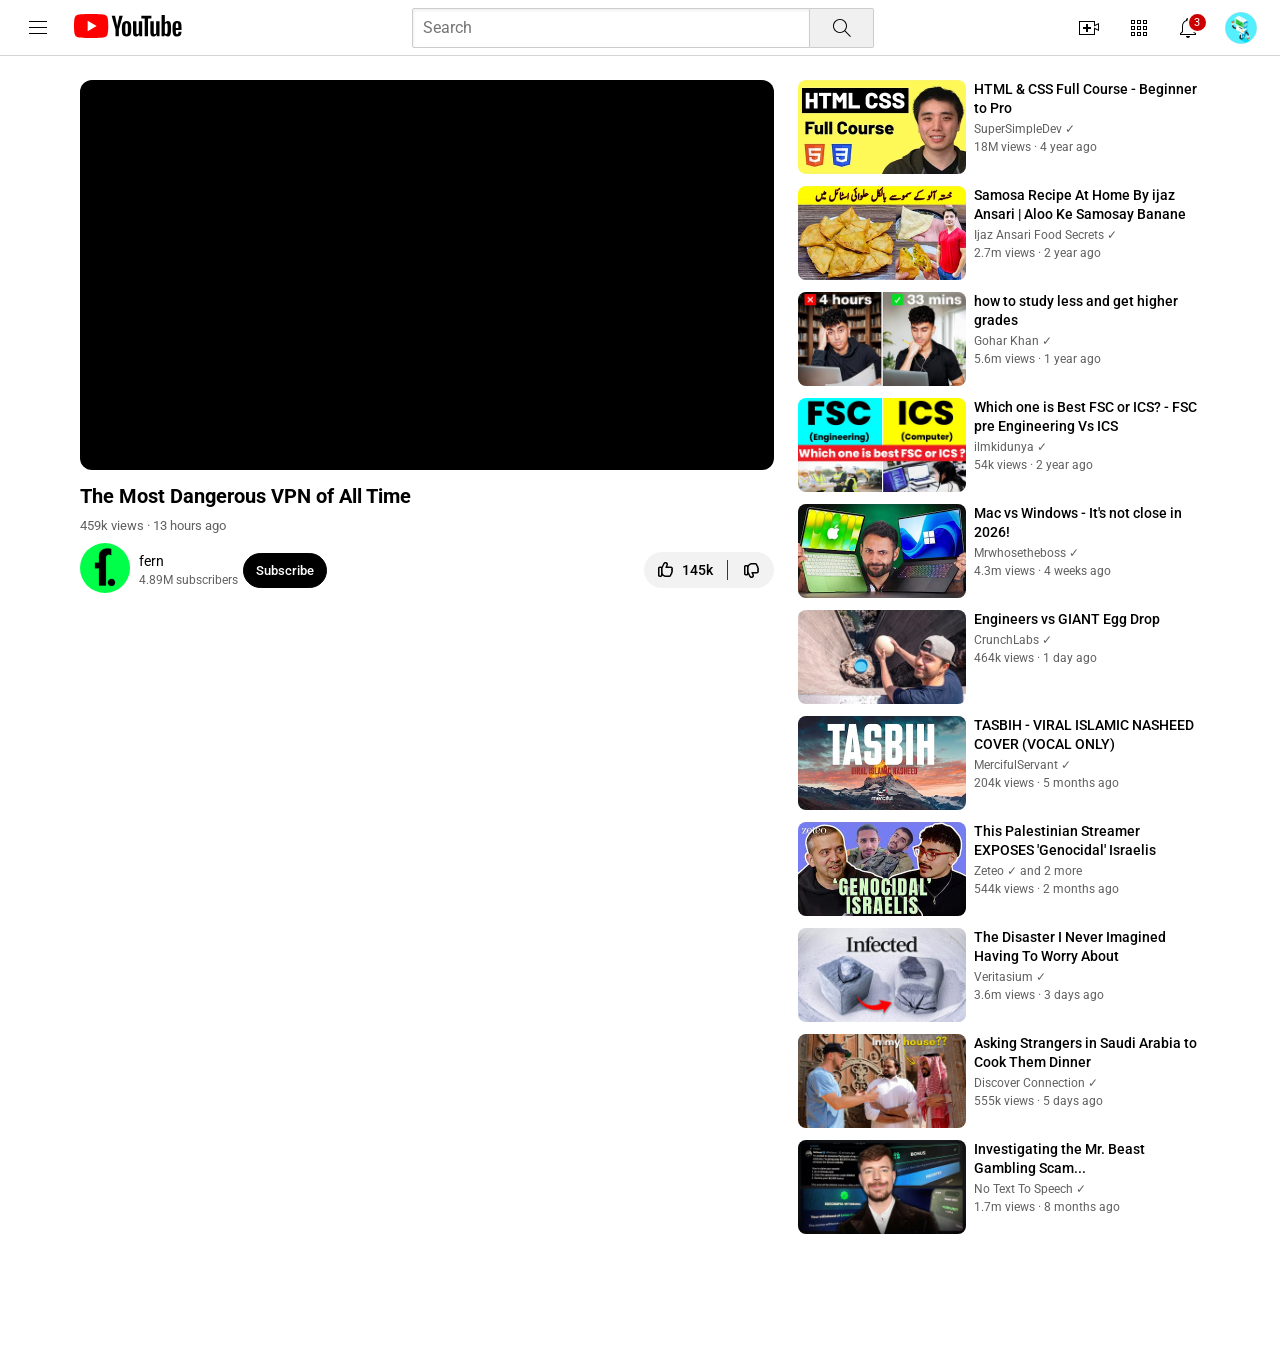
<file: videos/video5.html>
<!doctype html>
<html lang="en">
  <head>
    <meta charset="UTF-8" />
    <meta name="viewport" content="width=device-width, initial-scale=1.0" />
    <title>Watching: The Most Dangerous VPN of All Time</title>
    <link rel="preconnect" href="https://fonts.googleapis.com" />
    <link rel="preconnect" href="https://fonts.gstatic.com" crossorigin />
    <link
      href="https://fonts.googleapis.com/css2?family=Roboto:wght@400;500;700&display=swap"
      rel="stylesheet"
    />
    <!-- Fixed paths to CSS -->
    <link rel="stylesheet" href="../styles/header.css" />
    <link rel="stylesheet" href="../styles/video-play.css" />
  </head>
  <body>
    <header class="header">
      <div class="left-section">
        <img class="hamburger-menu" src="../yt-icons/hamburger-menu.svg" />
        <a href="../index.html">
          <img class="youtube-logo" src="../yt-icons/youtube-logo.svg" />
        </a>
      </div>
      <div class="middle-section">
        <input type="text" placeholder="Search" class="yt-search-bar" />
        <button class="search-btn">
          <img class="search-icon" src="../yt-icons/search.svg" />
        </button>
      </div>
      <div class="right-section">
        <div class="upload-icon-container">
          <img class="yt-upload-icon" src="../yt-icons/upload.svg" alt="Youtube Upload Icon" />
          <div class="tooltips">Create</div>
        </div>
        <div class="apps-icon-container">
          <img class="yt-app-icon" src="../yt-icons/youtube-apps.svg" alt="Youtube Apps Icon" />
          <div class="tooltips">YouTube apps</div>
        </div>
        <div class="notifications-container">
          <img class="yt-notification-icon" src="../yt-icons/notifications.svg" alt="Youtube Notification Icon" />
          <p class="notification-count">3</p>
          <div class="tooltips">Notifications</div>
        </div>
        <img class="user-profile-logo" src="../yt-author-logo/my-profile.png" alt="My Youtube Profile Icon" title="Account" />
      </div>
    </header>

    <main class="video-playing-container">
      <section class="main-video-details">
        <div class="video-placeholder">
          <iframe
            width="100%"
            height="100%"
            src="https://www.youtube.com/embed/SOQynHuWPeI"
            title="The Most Dangerous VPN of All Time"
            allow="accelerometer; autoplay; clipboard-write; encrypted-media; gyroscope; picture-in-picture; web-share"
            referrerpolicy="strict-origin-when-cross-origin"
            allowfullscreen
          ></iframe>
        </div>
        <div class="video-info-section">
          <h1 class="video-page-title">The Most Dangerous VPN of All Time</h1>
          <p class="video-metadata">459k views &#183; 13 hours ago</p>
          <div class="channel-info-row">
            <div class="channel-left">
              <div class="pfp-placeholder">
                <img src="../yt-author-logo/yt-author-logo5.jpg" alt="fern Youtube Logo" class="channel-pfp" />
              </div>
              <div class="channel-metadata">
                <a href="https://www.youtube.com/@fern-tv" class="channel-link">
                  <p class="channel-name">fern</p>
                </a>
                <p class="sub-count">4.89M subscribers</p>
              </div>
              <button class="sub-btn">Subscribe</button>
            </div>
            <div class="video-actions">
              <div class="like-dislike-container">
                <button class="like-btn">
                  <img
                    src="../yt-icons/youtube-like.svg"
                    alt="Like button"
                    class="icon"
                  />
                  <span class="counts"> 145k </span>
                </button>
                <div class="separator"></div>
                <button class="dislike-btn">
                  <img
                    src="../yt-icons/youtube-dislike.svg"
                    alt="Dislike button"
                    class="icon"
                  />
                </button>
              </div>
            </div>
          </div>
        </div>
      </section>

      <aside class="video-column">
        <!-- Sidebar links point to same folder, so we use ./ -->
        <div class="rec-card">
          <a href="./video1.html">
            <div class="rec-thumb">
              <img src="../thumbnails/thumbnail-1.jpg" alt="Youtube Thumbnail">
              <div class="video-time">6:31:15</div>
            </div>
          </a>
          <div class="rec-text">
            <a href="./video1.html"><p class="rec-title">HTML & CSS Full Course - Beginner to Pro</p></a>
            <a href="https://www.youtube.com/@SuperSimpleDev" class="channel-link"><p class="rec-author">SuperSimpleDev &#10003;</p></a>
            <p class="rec-stats">18M views &#183; 4 year ago</p>
          </div>
        </div>

        <div class="rec-card">
          <a href="./video2.html">
            <div class="rec-thumb">
              <img src="../thumbnails/thumbnail-2.jpg" alt="Youtube Thumbnail">
              <div class="video-time">6:07</div>
            </div>
          </a>
          <div class="rec-text">
            <a href="./video2.html"><p class="rec-title">Samosa Recipe At Home By ijaz Ansari | Aloo Ke Samosay Banane ka tarika | Samosa dough & Filling |</p></a>
            <a href="https://www.youtube.com/@IjazAnsariFoodSecrets" class="channel-link"><p class="rec-author">Ijaz Ansari Food Secrets &#10003;</p></a>
            <p class="rec-stats">2.7m views &#183; 2 year ago</p>
          </div>
        </div>

        <div class="rec-card">
          <a href="./video3.html">
            <div class="rec-thumb">
              <img src="../thumbnails/thumbnail-3.jpg" alt="Youtube Thumbnail">
              <div class="video-time">11:16</div>
            </div>
          </a>
          <div class="rec-text">
            <a href="./video3.html"><p class="rec-title">how to study less and get higher grades</p></a>
            <a href="https://www.youtube.com/@goharsguide" class="channel-link"><p class="rec-author">Gohar Khan &#10003;</p></a>
            <p class="rec-stats">5.6m views &#183; 1 year ago</p>
          </div>
        </div>

        <div class="rec-card">
          <a href="./video4.html">
            <div class="rec-thumb">
              <img src="../thumbnails/thumbnail-4.jpg" alt="Youtube Thumbnail">
              <div class="video-time">10:49</div>
            </div>
          </a>
          <div class="rec-text">
            <a href="./video4.html"><p class="rec-title">Which one is Best FSC or ICS? - FSC pre Engineering Vs ICS</p></a>
            <a href="https://www.youtube.com/@ilmkidunyaofficial" class="channel-link"><p class="rec-author">ilmkidunya &#10003;</p></a>
            <p class="rec-stats">54k views &#183; 2 year ago</p>
          </div>
        </div>

        <div class="rec-card">
          <a href="./video6.html">
            <div class="rec-thumb">
              <img src="../thumbnails/thumbnail-6.jpg" alt="Youtube Thumbnail">
              <div class="video-time">21:02</div>
            </div>
          </a>
          <div class="rec-text">
            <a href="./video6.html"><p class="rec-title">Mac vs Windows - It's not close in 2026!</p></a>
            <a href="https://www.youtube.com/@Mrwhosetheboss" class="channel-link"><p class="rec-author">Mrwhosetheboss &#10003;</p></a>
            <p class="rec-stats">4.3m views &#183; 4 weeks ago</p>
          </div>
        </div>

        <div class="rec-card">
          <a href="./video7.html">
            <div class="rec-thumb">
              <img src="../thumbnails/thumbnail-7.jpg" alt="Youtube Thumbnail">
              <div class="video-time">16:59</div>
            </div>
          </a>
          <div class="rec-text">
            <a href="./video7.html"><p class="rec-title">Engineers vs GIANT Egg Drop</p></a>
            <a href="https://www.youtube.com/@CrunchLabs" class="channel-link"><p class="rec-author">CrunchLabs &#10003;</p></a>
            <p class="rec-stats">464k views &#183; 1 day ago</p>
          </div>
        </div>

        <div class="rec-card">
          <a href="./video8.html">
            <div class="rec-thumb">
              <img src="../thumbnails/thumbnail-8.jpg" alt="Youtube Thumbnail">
              <div class="video-time">4:25</div>
            </div>
          </a>
          <div class="rec-text">
            <a href="./video8.html"><p class="rec-title">TASBIH - VIRAL ISLAMIC NASHEED COVER (VOCAL ONLY)</p></a>
            <a href="https://www.youtube.com/@TheMercifulServant" class="channel-link"><p class="rec-author">MercifulServant &#10003;</p></a>
            <p class="rec-stats">204k views &#183; 5 months ago</p>
          </div>
        </div>

        <div class="rec-card">
          <a href="./video9.html">
            <div class="rec-thumb">
              <img src="../thumbnails/thumbnail-9.jpg" alt="Youtube Thumbnail">
              <div class="video-time">36:50</div>
            </div>
          </a>
          <div class="rec-text">
            <a href="./video9.html"><p class="rec-title">This Palestinian Streamer EXPOSES 'Genocidal' Israelis Online</p></a>
            <a href="https://www.youtube.com/@zeteo" class="channel-link"><p class="rec-author">Zeteo &#10003; and 2 more</p></a>
            <p class="rec-stats">544k views &#183; 2 months ago</p>
          </div>
        </div>

        <div class="rec-card">
          <a href="./video10.html">
            <div class="rec-thumb">
              <img src="../thumbnails/thumbnail-10.jpg" alt="Youtube Thumbnail">
              <div class="video-time">33:25</div>
            </div>
          </a>
          <div class="rec-text">
            <a href="./video10.html"><p class="rec-title">The Disaster I Never Imagined Having To Worry About</p></a>
            <a href="https://www.youtube.com/@veritasium" class="channel-link"><p class="rec-author">Veritasium &#10003;</p></a>
            <p class="rec-stats">3.6m views &#183; 3 days ago</p>
          </div>
        </div>

        <div class="rec-card">
          <a href="./video11.html">
            <div class="rec-thumb">
              <img src="../thumbnails/thumbnail-11.jpg" alt="Youtube Thumbnail">
              <div class="video-time">32:44</div>
            </div>
          </a>
          <div class="rec-text">
            <a href="./video11.html"><p class="rec-title">Asking Strangers in Saudi Arabia to Cook Them Dinner</p></a>
            <a href="https://www.youtube.com/@DiscoverConnection" class="channel-link"><p class="rec-author">Discover Connection &#10003;</p></a>
            <p class="rec-stats">555k views &#183; 5 days ago</p>
          </div>
        </div>

        <div class="rec-card">
          <a href="./video12.html">
            <div class="rec-thumb">
              <img src="../thumbnails/thumbnail-12.jpg" alt="Youtube Thumbnail">
              <div class="video-time">21:50</div>
            </div>
          </a>
          <div class="rec-text">
            <a href="./video12.html"><p class="rec-title">Investigating the Mr. Beast Gambling Scam...</p></a>
            <a href="https://www.youtube.com/@NoTextToSpeech" class="channel-link"><p class="rec-author">No Text To Speech &#10003;</p></a>
            <p class="rec-stats">1.7m views &#183; 8 months ago</p>
          </div>
        </div>
      </aside>
    </main>
  </body>
</html>
</file>
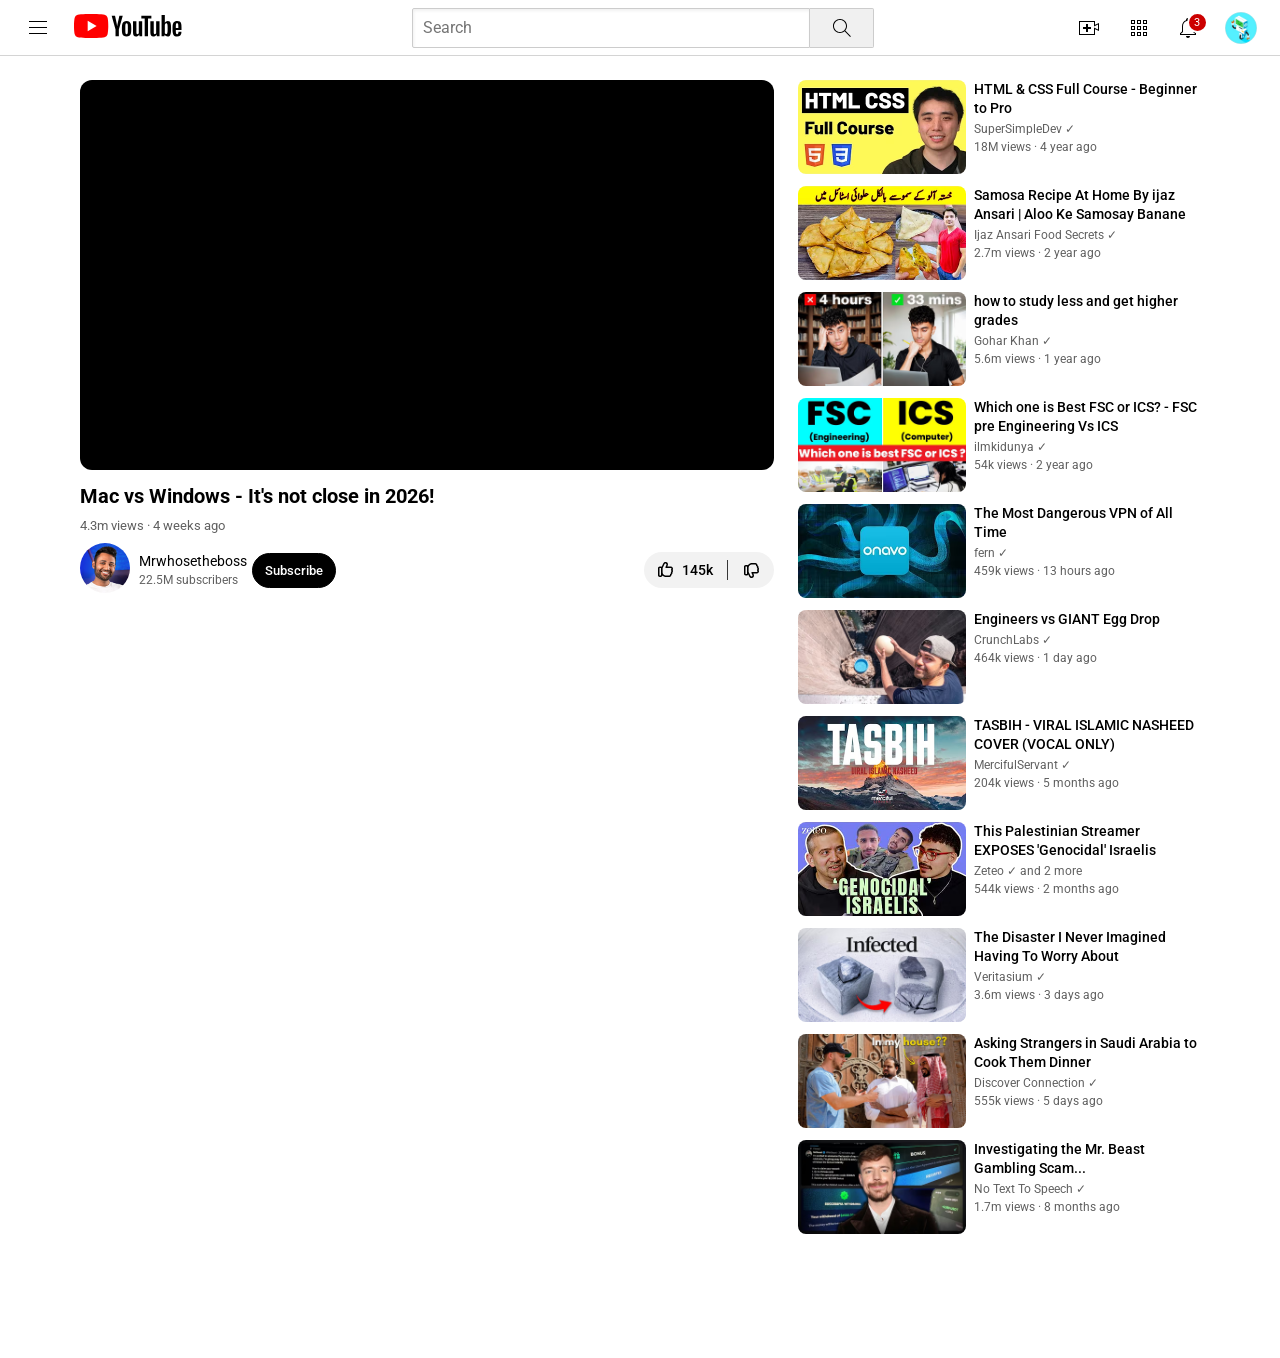
<file: videos/video6.html>
<!doctype html>
<html lang="en">
  <head>
    <meta charset="UTF-8" />
    <meta name="viewport" content="width=device-width, initial-scale=1.0" />
    <title>Watching: Mac vs Windows - It's not close in 2026!</title>
    <link rel="preconnect" href="https://fonts.googleapis.com" />
    <link rel="preconnect" href="https://fonts.gstatic.com" crossorigin />
    <link
      href="https://fonts.googleapis.com/css2?family=Roboto:wght@400;500;700&display=swap"
      rel="stylesheet"
    />
    <link rel="stylesheet" href="../styles/header.css" />
    <link rel="stylesheet" href="../styles/video-play.css" />
  </head>
  <body>
    <header class="header">
      <div class="left-section">
        <img class="hamburger-menu" src="../yt-icons/hamburger-menu.svg" />
        <a href="../index.html">
          <img class="youtube-logo" src="../yt-icons/youtube-logo.svg" />
        </a>
      </div>
      <div class="middle-section">
        <input type="text" placeholder="Search" class="yt-search-bar" />
        <button class="search-btn">
          <img class="search-icon" src="../yt-icons/search.svg" />
        </button>
      </div>
      <div class="right-section">
        <div class="upload-icon-container">
          <img class="yt-upload-icon" src="../yt-icons/upload.svg" alt="Youtube Upload Icon" />
          <div class="tooltips">Create</div>
        </div>
        <div class="apps-icon-container">
          <img class="yt-app-icon" src="../yt-icons/youtube-apps.svg" alt="Youtube Apps Icon" />
          <div class="tooltips">YouTube apps</div>
        </div>
        <div class="notifications-container">
          <img class="yt-notification-icon" src="../yt-icons/notifications.svg" alt="Youtube Notification Icon" />
          <p class="notification-count">3</p>
          <div class="tooltips">Notifications</div>
        </div>
        <img class="user-profile-logo" src="../yt-author-logo/my-profile.png" alt="My Youtube Profile Icon" title="Account" />
      </div>
    </header>

    <main class="video-playing-container">
      <section class="main-video-details">
        <div class="video-placeholder">
          <iframe
            width="100%"
            height="100%"
            src="https://www.youtube.com/embed/aJSK3HZlvnU"
            title="Mac vs Windows - It's not close in 2026!"
            allow="accelerometer; autoplay; clipboard-write; encrypted-media; gyroscope; picture-in-picture; web-share"
            referrerpolicy="strict-origin-when-cross-origin"
            allowfullscreen
          ></iframe>
        </div>
        <div class="video-info-section">
          <h1 class="video-page-title">Mac vs Windows - It's not close in 2026!</h1>
          <p class="video-metadata">4.3m views &#183; 4 weeks ago</p>
          <div class="channel-info-row">
            <div class="channel-left">
              <div class="pfp-placeholder">
                <img src="../yt-author-logo/yt-author-logo6.jpg" alt="Mrwhosetheboss Youtube Logo" class="channel-pfp" />
              </div>
              <div class="channel-metadata">
                <a href="https://www.youtube.com/@Mrwhosetheboss" class="channel-link">
                  <p class="channel-name">Mrwhosetheboss</p>
                </a>
                <p class="sub-count">22.5M subscribers</p>
              </div>
              <button class="sub-btn">Subscribe</button>
            </div>
            <div class="video-actions">
              <div class="like-dislike-container">
                <button class="like-btn">
                  <img
                    src="../yt-icons/youtube-like.svg"
                    alt="Like button"
                    class="icon"
                  />
                  <span class="counts"> 145k </span>
                </button>
                <div class="separator"></div>
                <button class="dislike-btn">
                  <img
                    src="../yt-icons/youtube-dislike.svg"
                    alt="Dislike button"
                    class="icon"
                  />
                </button>
              </div>
            </div>
          </div>
        </div>
      </section>

      <aside class="video-column">
        <div class="rec-card">
          <a href="./video1.html">
            <div class="rec-thumb">
              <img src="../thumbnails/thumbnail-1.jpg" alt="Youtube Thumbnail">
              <div class="video-time">6:31:15</div>
            </div>
          </a>
          <div class="rec-text">
            <a href="./video1.html"><p class="rec-title">HTML & CSS Full Course - Beginner to Pro</p></a>
            <a href="https://www.youtube.com/@SuperSimpleDev" class="channel-link"><p class="rec-author">SuperSimpleDev &#10003;</p></a>
            <p class="rec-stats">18M views &#183; 4 year ago</p>
          </div>
        </div>

        <div class="rec-card">
          <a href="./video2.html">
            <div class="rec-thumb">
              <img src="../thumbnails/thumbnail-2.jpg" alt="Youtube Thumbnail">
              <div class="video-time">6:07</div>
            </div>
          </a>
          <div class="rec-text">
            <a href="./video2.html"><p class="rec-title">Samosa Recipe At Home By ijaz Ansari | Aloo Ke Samosay Banane ka tarika | Samosa dough & Filling |</p></a>
            <a href="https://www.youtube.com/@IjazAnsariFoodSecrets" class="channel-link"><p class="rec-author">Ijaz Ansari Food Secrets &#10003;</p></a>
            <p class="rec-stats">2.7m views &#183; 2 year ago</p>
          </div>
        </div>

        <div class="rec-card">
          <a href="./video3.html">
            <div class="rec-thumb">
              <img src="../thumbnails/thumbnail-3.jpg" alt="Youtube Thumbnail">
              <div class="video-time">11:16</div>
            </div>
          </a>
          <div class="rec-text">
            <a href="./video3.html"><p class="rec-title">how to study less and get higher grades</p></a>
            <a href="https://www.youtube.com/@goharsguide" class="channel-link"><p class="rec-author">Gohar Khan &#10003;</p></a>
            <p class="rec-stats">5.6m views &#183; 1 year ago</p>
          </div>
        </div>

        <div class="rec-card">
          <a href="./video4.html">
            <div class="rec-thumb">
              <img src="../thumbnails/thumbnail-4.jpg" alt="Youtube Thumbnail">
              <div class="video-time">10:49</div>
            </div>
          </a>
          <div class="rec-text">
            <a href="./video4.html"><p class="rec-title">Which one is Best FSC or ICS? - FSC pre Engineering Vs ICS</p></a>
            <a href="https://www.youtube.com/@ilmkidunyaofficial" class="channel-link"><p class="rec-author">ilmkidunya &#10003;</p></a>
            <p class="rec-stats">54k views &#183; 2 year ago</p>
          </div>
        </div>

        <div class="rec-card">
          <a href="./video5.html">
            <div class="rec-thumb">
              <img src="../thumbnails/thumbnail-5.jpg" alt="Youtube Thumbnail">
              <div class="video-time">21:17</div>
            </div>
          </a>
          <div class="rec-text">
            <a href="./video5.html"><p class="rec-title">The Most Dangerous VPN of All Time</p></a>
            <a href="https://www.youtube.com/@fern-tv" class="channel-link"><p class="rec-author">fern &#10003;</p></a>
            <p class="rec-stats">459k views &#183; 13 hours ago</p>
          </div>
        </div>

        <div class="rec-card">
          <a href="./video7.html">
            <div class="rec-thumb">
              <img src="../thumbnails/thumbnail-7.jpg" alt="Youtube Thumbnail">
              <div class="video-time">16:59</div>
            </div>
          </a>
          <div class="rec-text">
            <a href="./video7.html"><p class="rec-title">Engineers vs GIANT Egg Drop</p></a>
            <a href="https://www.youtube.com/@CrunchLabs" class="channel-link"><p class="rec-author">CrunchLabs &#10003;</p></a>
            <p class="rec-stats">464k views &#183; 1 day ago</p>
          </div>
        </div>

        <div class="rec-card">
          <a href="./video8.html">
            <div class="rec-thumb">
              <img src="../thumbnails/thumbnail-8.jpg" alt="Youtube Thumbnail">
              <div class="video-time">4:25</div>
            </div>
          </a>
          <div class="rec-text">
            <a href="./video8.html"><p class="rec-title">TASBIH - VIRAL ISLAMIC NASHEED COVER (VOCAL ONLY)</p></a>
            <a href="https://www.youtube.com/@TheMercifulServant" class="channel-link"><p class="rec-author">MercifulServant &#10003;</p></a>
            <p class="rec-stats">204k views &#183; 5 months ago</p>
          </div>
        </div>

        <div class="rec-card">
          <a href="./video9.html">
            <div class="rec-thumb">
              <img src="../thumbnails/thumbnail-9.jpg" alt="Youtube Thumbnail">
              <div class="video-time">36:50</div>
            </div>
          </a>
          <div class="rec-text">
            <a href="./video9.html"><p class="rec-title">This Palestinian Streamer EXPOSES 'Genocidal' Israelis Online</p></a>
            <a href="https://www.youtube.com/@zeteo" class="channel-link"><p class="rec-author">Zeteo &#10003; and 2 more</p></a>
            <p class="rec-stats">544k views &#183; 2 months ago</p>
          </div>
        </div>

        <div class="rec-card">
          <a href="./video10.html">
            <div class="rec-thumb">
              <img src="../thumbnails/thumbnail-10.jpg" alt="Youtube Thumbnail">
              <div class="video-time">33:25</div>
            </div>
          </a>
          <div class="rec-text">
            <a href="./video10.html"><p class="rec-title">The Disaster I Never Imagined Having To Worry About</p></a>
            <a href="https://www.youtube.com/@veritasium" class="channel-link"><p class="rec-author">Veritasium &#10003;</p></a>
            <p class="rec-stats">3.6m views &#183; 3 days ago</p>
          </div>
        </div>

        <div class="rec-card">
          <a href="./video11.html">
            <div class="rec-thumb">
              <img src="../thumbnails/thumbnail-11.jpg" alt="Youtube Thumbnail">
              <div class="video-time">32:44</div>
            </div>
          </a>
          <div class="rec-text">
            <a href="./video11.html"><p class="rec-title">Asking Strangers in Saudi Arabia to Cook Them Dinner</p></a>
            <a href="https://www.youtube.com/@DiscoverConnection" class="channel-link"><p class="rec-author">Discover Connection &#10003;</p></a>
            <p class="rec-stats">555k views &#183; 5 days ago</p>
          </div>
        </div>

        <div class="rec-card">
          <a href="./video12.html">
            <div class="rec-thumb">
              <img src="../thumbnails/thumbnail-12.jpg" alt="Youtube Thumbnail">
              <div class="video-time">21:50</div>
            </div>
          </a>
          <div class="rec-text">
            <a href="./video12.html"><p class="rec-title">Investigating the Mr. Beast Gambling Scam...</p></a>
            <a href="https://www.youtube.com/@NoTextToSpeech" class="channel-link"><p class="rec-author">No Text To Speech &#10003;</p></a>
            <p class="rec-stats">1.7m views &#183; 8 months ago</p>
          </div>
        </div>
      </aside>
    </main>
  </body>
</html>
</file>
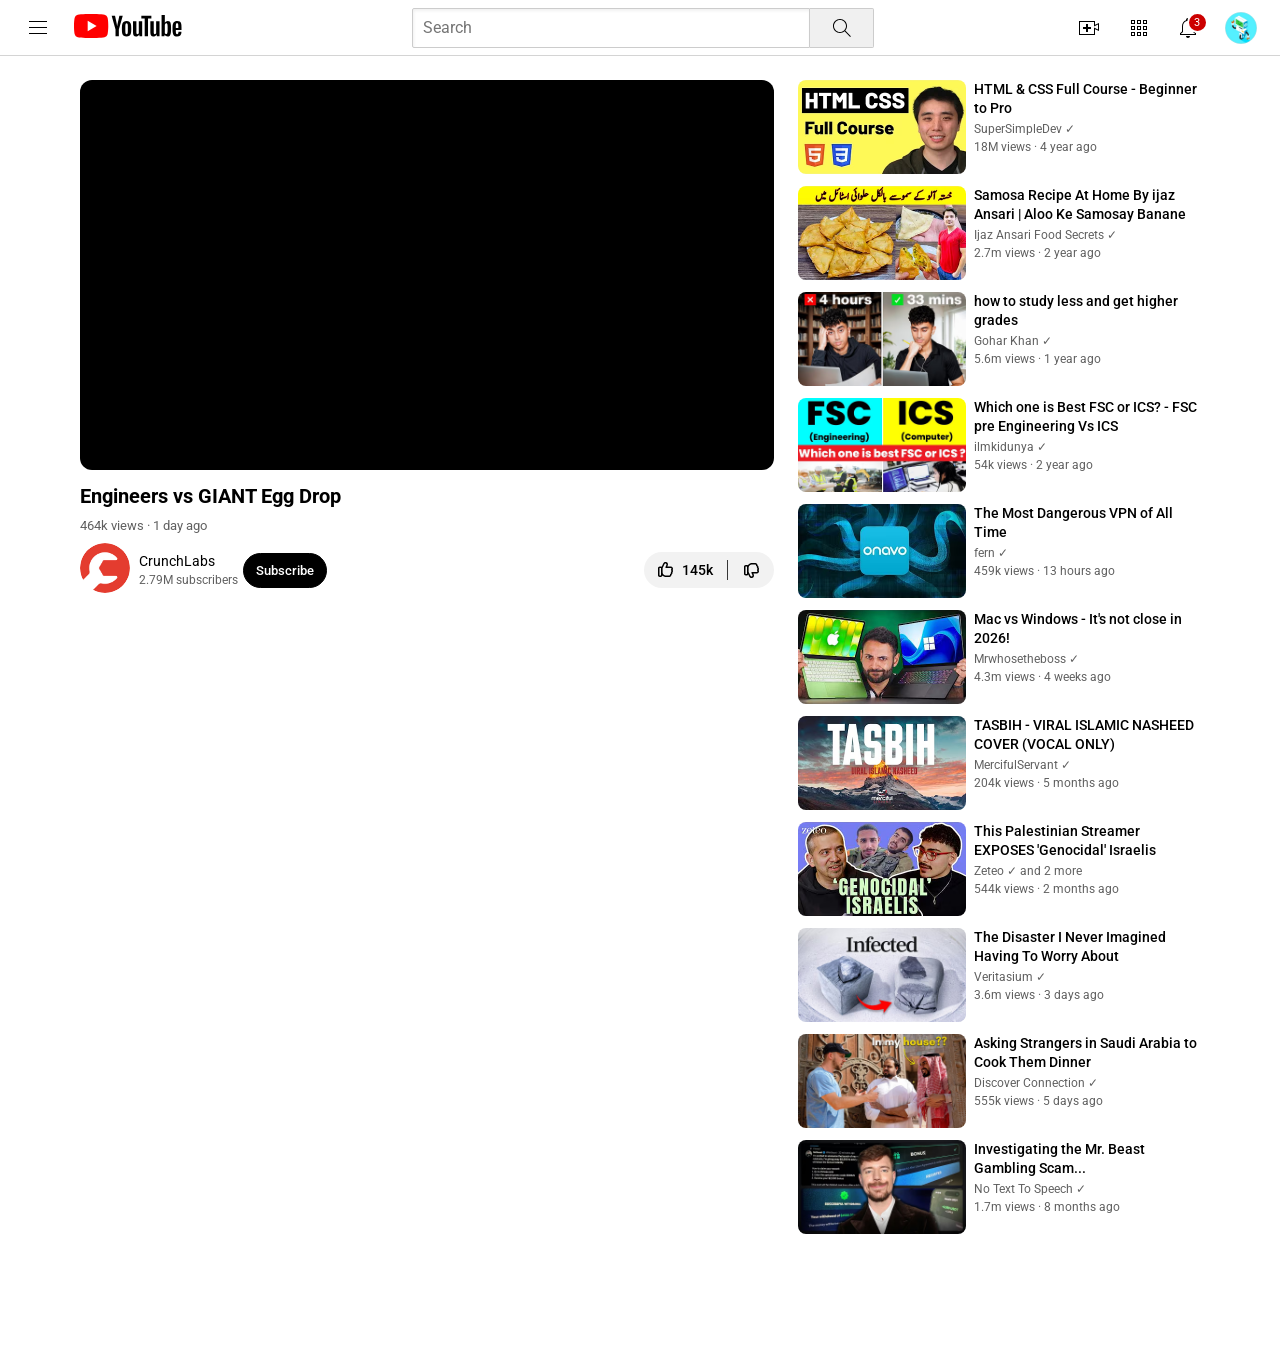
<file: videos/video7.html>
<!doctype html>
<html lang="en">
  <head>
    <meta charset="UTF-8" />
    <meta name="viewport" content="width=device-width, initial-scale=1.0" />
    <title>Watching: Engineers vs GIANT Egg Drop</title>
    <link rel="preconnect" href="https://fonts.googleapis.com" />
    <link rel="preconnect" href="https://fonts.gstatic.com" crossorigin />
    <link
      href="https://fonts.googleapis.com/css2?family=Roboto:wght@400;500;700&display=swap"
      rel="stylesheet"
    />
    <link rel="stylesheet" href="../styles/header.css" />
    <link rel="stylesheet" href="../styles/video-play.css" />
  </head>
  <body>
    <header class="header">
      <div class="left-section">
        <img class="hamburger-menu" src="../yt-icons/hamburger-menu.svg" />
        <a href="../index.html">
          <img class="youtube-logo" src="../yt-icons/youtube-logo.svg" />
        </a>
      </div>
      <div class="middle-section">
        <input type="text" placeholder="Search" class="yt-search-bar" />
        <button class="search-btn">
          <img class="search-icon" src="../yt-icons/search.svg" />
        </button>
      </div>
      <div class="right-section">
        <div class="upload-icon-container">
          <img class="yt-upload-icon" src="../yt-icons/upload.svg" alt="Youtube Upload Icon" />
          <div class="tooltips">Create</div>
        </div>
        <div class="apps-icon-container">
          <img class="yt-app-icon" src="../yt-icons/youtube-apps.svg" alt="Youtube Apps Icon" />
          <div class="tooltips">YouTube apps</div>
        </div>
        <div class="notifications-container">
          <img class="yt-notification-icon" src="../yt-icons/notifications.svg" alt="Youtube Notification Icon" />
          <p class="notification-count">3</p>
          <div class="tooltips">Notifications</div>
        </div>
        <img class="user-profile-logo" src="../yt-author-logo/my-profile.png" alt="My Youtube Profile Icon" title="Account" />
      </div>
    </header>

    <main class="video-playing-container">
      <section class="main-video-details">
        <div class="video-placeholder">
          <iframe
            width="100%"
            height="100%"
            src="https://www.youtube.com/embed/rSgvY33JRt4"
            title="Engineers vs GIANT Egg Drop"
            allow="accelerometer; autoplay; clipboard-write; encrypted-media; gyroscope; picture-in-picture; web-share"
            referrerpolicy="strict-origin-when-cross-origin"
            allowfullscreen
          ></iframe>
        </div>
        <div class="video-info-section">
          <h1 class="video-page-title">Engineers vs GIANT Egg Drop</h1>
          <p class="video-metadata">464k views &#183; 1 day ago</p>
          <div class="channel-info-row">
            <div class="channel-left">
              <div class="pfp-placeholder">
                <img src="../yt-author-logo/yt-author-logo7.jpg" alt="CrunchLabs Youtube Logo" class="channel-pfp" />
              </div>
              <div class="channel-metadata">
                <a href="https://www.youtube.com/@CrunchLabs" class="channel-link">
                  <p class="channel-name">CrunchLabs</p>
                </a>
                <p class="sub-count">2.79M subscribers</p>
              </div>
              <button class="sub-btn">Subscribe</button>
            </div>
            <div class="video-actions">
              <div class="like-dislike-container">
                <button class="like-btn">
                  <img
                    src="../yt-icons/youtube-like.svg"
                    alt="Like button"
                    class="icon"
                  />
                  <span class="counts"> 145k </span>
                </button>
                <div class="separator"></div>
                <button class="dislike-btn">
                  <img
                    src="../yt-icons/youtube-dislike.svg"
                    alt="Dislike button"
                    class="icon"
                  />
                </button>
              </div>
            </div>
          </div>
        </div>
      </section>

      <aside class="video-column">
        <div class="rec-card">
          <a href="./video1.html">
            <div class="rec-thumb">
              <img src="../thumbnails/thumbnail-1.jpg" alt="Youtube Thumbnail">
              <div class="video-time">6:31:15</div>
            </div>
          </a>
          <div class="rec-text">
            <a href="./video1.html"><p class="rec-title">HTML & CSS Full Course - Beginner to Pro</p></a>
            <a href="https://www.youtube.com/@SuperSimpleDev" class="channel-link"><p class="rec-author">SuperSimpleDev &#10003;</p></a>
            <p class="rec-stats">18M views &#183; 4 year ago</p>
          </div>
        </div>

        <div class="rec-card">
          <a href="./video2.html">
            <div class="rec-thumb">
              <img src="../thumbnails/thumbnail-2.jpg" alt="Youtube Thumbnail">
              <div class="video-time">6:07</div>
            </div>
          </a>
          <div class="rec-text">
            <a href="./video2.html"><p class="rec-title">Samosa Recipe At Home By ijaz Ansari | Aloo Ke Samosay Banane ka tarika | Samosa dough & Filling |</p></a>
            <a href="https://www.youtube.com/@IjazAnsariFoodSecrets" class="channel-link"><p class="rec-author">Ijaz Ansari Food Secrets &#10003;</p></a>
            <p class="rec-stats">2.7m views &#183; 2 year ago</p>
          </div>
        </div>

        <div class="rec-card">
          <a href="./video3.html">
            <div class="rec-thumb">
              <img src="../thumbnails/thumbnail-3.jpg" alt="Youtube Thumbnail">
              <div class="video-time">11:16</div>
            </div>
          </a>
          <div class="rec-text">
            <a href="./video3.html"><p class="rec-title">how to study less and get higher grades</p></a>
            <a href="https://www.youtube.com/@goharsguide" class="channel-link"><p class="rec-author">Gohar Khan &#10003;</p></a>
            <p class="rec-stats">5.6m views &#183; 1 year ago</p>
          </div>
        </div>

        <div class="rec-card">
          <a href="./video4.html">
            <div class="rec-thumb">
              <img src="../thumbnails/thumbnail-4.jpg" alt="Youtube Thumbnail">
              <div class="video-time">10:49</div>
            </div>
          </a>
          <div class="rec-text">
            <a href="./video4.html"><p class="rec-title">Which one is Best FSC or ICS? - FSC pre Engineering Vs ICS</p></a>
            <a href="https://www.youtube.com/@ilmkidunyaofficial" class="channel-link"><p class="rec-author">ilmkidunya &#10003;</p></a>
            <p class="rec-stats">54k views &#183; 2 year ago</p>
          </div>
        </div>

        <div class="rec-card">
          <a href="./video5.html">
            <div class="rec-thumb">
              <img src="../thumbnails/thumbnail-5.jpg" alt="Youtube Thumbnail">
              <div class="video-time">21:17</div>
            </div>
          </a>
          <div class="rec-text">
            <a href="./video5.html"><p class="rec-title">The Most Dangerous VPN of All Time</p></a>
            <a href="https://www.youtube.com/@fern-tv" class="channel-link"><p class="rec-author">fern &#10003;</p></a>
            <p class="rec-stats">459k views &#183; 13 hours ago</p>
          </div>
        </div>

        <div class="rec-card">
          <a href="./video6.html">
            <div class="rec-thumb">
              <img src="../thumbnails/thumbnail-6.jpg" alt="Youtube Thumbnail">
              <div class="video-time">21:02</div>
            </div>
          </a>
          <div class="rec-text">
            <a href="./video6.html"><p class="rec-title">Mac vs Windows - It's not close in 2026!</p></a>
            <a href="https://www.youtube.com/@Mrwhosetheboss" class="channel-link"><p class="rec-author">Mrwhosetheboss &#10003;</p></a>
            <p class="rec-stats">4.3m views &#183; 4 weeks ago</p>
          </div>
        </div>

        <div class="rec-card">
          <a href="./video8.html">
            <div class="rec-thumb">
              <img src="../thumbnails/thumbnail-8.jpg" alt="Youtube Thumbnail">
              <div class="video-time">4:25</div>
            </div>
          </a>
          <div class="rec-text">
            <a href="./video8.html"><p class="rec-title">TASBIH - VIRAL ISLAMIC NASHEED COVER (VOCAL ONLY)</p></a>
            <a href="https://www.youtube.com/@TheMercifulServant" class="channel-link"><p class="rec-author">MercifulServant &#10003;</p></a>
            <p class="rec-stats">204k views &#183; 5 months ago</p>
          </div>
        </div>

        <div class="rec-card">
          <a href="./video9.html">
            <div class="rec-thumb">
              <img src="../thumbnails/thumbnail-9.jpg" alt="Youtube Thumbnail">
              <div class="video-time">36:50</div>
            </div>
          </a>
          <div class="rec-text">
            <a href="./video9.html"><p class="rec-title">This Palestinian Streamer EXPOSES 'Genocidal' Israelis Online</p></a>
            <a href="https://www.youtube.com/@zeteo" class="channel-link"><p class="rec-author">Zeteo &#10003; and 2 more</p></a>
            <p class="rec-stats">544k views &#183; 2 months ago</p>
          </div>
        </div>

        <div class="rec-card">
          <a href="./video10.html">
            <div class="rec-thumb">
              <img src="../thumbnails/thumbnail-10.jpg" alt="Youtube Thumbnail">
              <div class="video-time">33:25</div>
            </div>
          </a>
          <div class="rec-text">
            <a href="./video10.html"><p class="rec-title">The Disaster I Never Imagined Having To Worry About</p></a>
            <a href="https://www.youtube.com/@veritasium" class="channel-link"><p class="rec-author">Veritasium &#10003;</p></a>
            <p class="rec-stats">3.6m views &#183; 3 days ago</p>
          </div>
        </div>

        <div class="rec-card">
          <a href="./video11.html">
            <div class="rec-thumb">
              <img src="../thumbnails/thumbnail-11.jpg" alt="Youtube Thumbnail">
              <div class="video-time">32:44</div>
            </div>
          </a>
          <div class="rec-text">
            <a href="./video11.html"><p class="rec-title">Asking Strangers in Saudi Arabia to Cook Them Dinner</p></a>
            <a href="https://www.youtube.com/@DiscoverConnection" class="channel-link"><p class="rec-author">Discover Connection &#10003;</p></a>
            <p class="rec-stats">555k views &#183; 5 days ago</p>
          </div>
        </div>

        <div class="rec-card">
          <a href="./video12.html">
            <div class="rec-thumb">
              <img src="../thumbnails/thumbnail-12.jpg" alt="Youtube Thumbnail">
              <div class="video-time">21:50</div>
            </div>
          </a>
          <div class="rec-text">
            <a href="./video12.html"><p class="rec-title">Investigating the Mr. Beast Gambling Scam...</p></a>
            <a href="https://www.youtube.com/@NoTextToSpeech" class="channel-link"><p class="rec-author">No Text To Speech &#10003;</p></a>
            <p class="rec-stats">1.7m views &#183; 8 months ago</p>
          </div>
        </div>
      </aside>
    </main>
  </body>
</html>
</file>
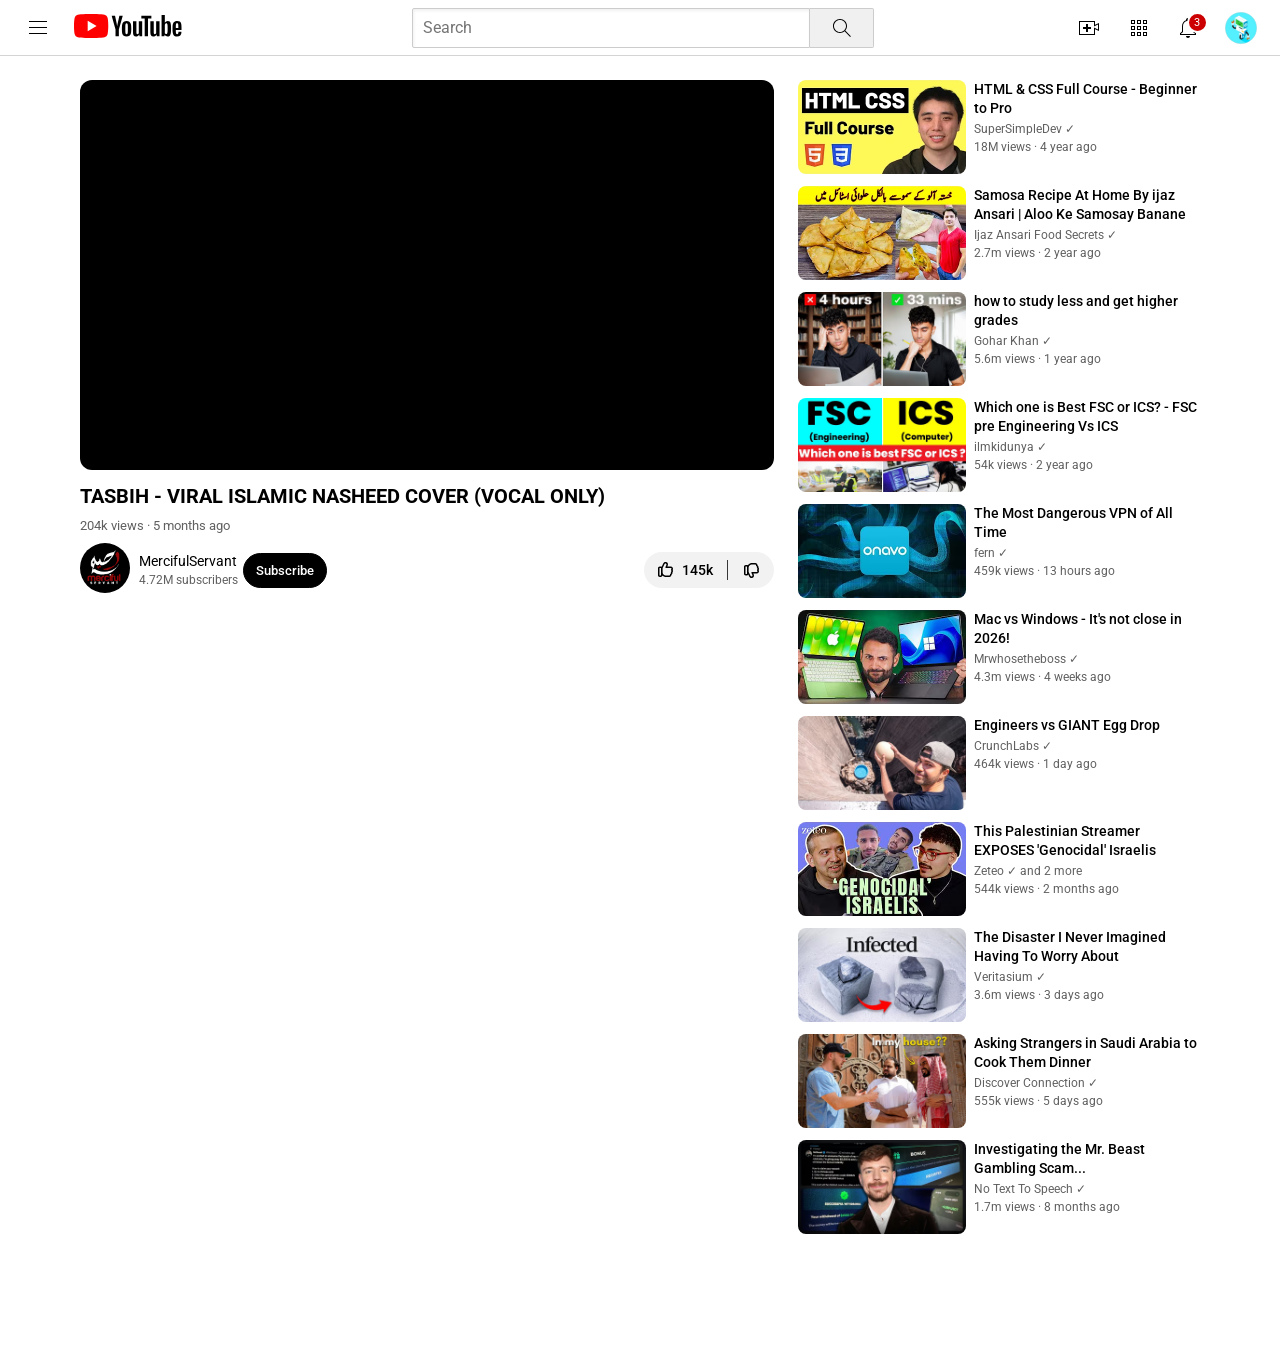
<file: videos/video8.html>
<!doctype html>
<html lang="en">
  <head>
    <meta charset="UTF-8" />
    <meta name="viewport" content="width=device-width, initial-scale=1.0" />
    <title>Watching: TASBIH - VIRAL ISLAMIC NASHEED COVER (VOCAL ONLY)</title>
    <link rel="preconnect" href="https://fonts.googleapis.com" />
    <link rel="preconnect" href="https://fonts.gstatic.com" crossorigin />
    <link
      href="https://fonts.googleapis.com/css2?family=Roboto:wght@400;500;700&display=swap"
      rel="stylesheet"
    />
    <link rel="stylesheet" href="../styles/header.css" />
    <link rel="stylesheet" href="../styles/video-play.css" />
  </head>
  <body>
    <header class="header">
      <div class="left-section">
        <img class="hamburger-menu" src="../yt-icons/hamburger-menu.svg" />
        <a href="../index.html">
          <img class="youtube-logo" src="../yt-icons/youtube-logo.svg" />
        </a>
      </div>
      <div class="middle-section">
        <input type="text" placeholder="Search" class="yt-search-bar" />
        <button class="search-btn">
          <img class="search-icon" src="../yt-icons/search.svg" />
        </button>
      </div>
      <div class="right-section">
        <div class="upload-icon-container">
          <img class="yt-upload-icon" src="../yt-icons/upload.svg" alt="Youtube Upload Icon" />
          <div class="tooltips">Create</div>
        </div>
        <div class="apps-icon-container">
          <img class="yt-app-icon" src="../yt-icons/youtube-apps.svg" alt="Youtube Apps Icon" />
          <div class="tooltips">YouTube apps</div>
        </div>
        <div class="notifications-container">
          <img class="yt-notification-icon" src="../yt-icons/notifications.svg" alt="Youtube Notification Icon" />
          <p class="notification-count">3</p>
          <div class="tooltips">Notifications</div>
        </div>
        <img class="user-profile-logo" src="../yt-author-logo/my-profile.png" alt="My Youtube Profile Icon" title="Account" />
      </div>
    </header>

    <main class="video-playing-container">
      <section class="main-video-details">
        <div class="video-placeholder">
          <iframe
            width="100%"
            height="100%"
            src="https://www.youtube.com/embed/zQIEAXvvLzE"
            title="TASBIH - VIRAL ISLAMIC NASHEED COVER (VOCAL ONLY)"
            allow="accelerometer; autoplay; clipboard-write; encrypted-media; gyroscope; picture-in-picture; web-share"
            referrerpolicy="strict-origin-when-cross-origin"
            allowfullscreen
          ></iframe>
        </div>
        <div class="video-info-section">
          <h1 class="video-page-title">TASBIH - VIRAL ISLAMIC NASHEED COVER (VOCAL ONLY)</h1>
          <p class="video-metadata">204k views &#183; 5 months ago</p>
          <div class="channel-info-row">
            <div class="channel-left">
              <div class="pfp-placeholder">
                <img src="../yt-author-logo/yt-author-logo8.jpg" alt="MercifulServant Youtube Logo" class="channel-pfp" />
              </div>
              <div class="channel-metadata">
                <a href="https://www.youtube.com/@TheMercifulServant" class="channel-link">
                  <p class="channel-name">MercifulServant</p>
                </a>
                <p class="sub-count">4.72M subscribers</p>
              </div>
              <button class="sub-btn">Subscribe</button>
            </div>
            <div class="video-actions">
              <div class="like-dislike-container">
                <button class="like-btn">
                  <img
                    src="../yt-icons/youtube-like.svg"
                    alt="Like button"
                    class="icon"
                  />
                  <span class="counts"> 145k </span>
                </button>
                <div class="separator"></div>
                <button class="dislike-btn">
                  <img
                    src="../yt-icons/youtube-dislike.svg"
                    alt="Dislike button"
                    class="icon"
                  />
                </button>
              </div>
            </div>
          </div>
        </div>
      </section>

      <aside class="video-column">
        <div class="rec-card">
          <a href="./video1.html">
            <div class="rec-thumb">
              <img src="../thumbnails/thumbnail-1.jpg" alt="Youtube Thumbnail">
              <div class="video-time">6:31:15</div>
            </div>
          </a>
          <div class="rec-text">
            <a href="./video1.html"><p class="rec-title">HTML & CSS Full Course - Beginner to Pro</p></a>
            <a href="https://www.youtube.com/@SuperSimpleDev" class="channel-link"><p class="rec-author">SuperSimpleDev &#10003;</p></a>
            <p class="rec-stats">18M views &#183; 4 year ago</p>
          </div>
        </div>

        <div class="rec-card">
          <a href="./video2.html">
            <div class="rec-thumb">
              <img src="../thumbnails/thumbnail-2.jpg" alt="Youtube Thumbnail">
              <div class="video-time">6:07</div>
            </div>
          </a>
          <div class="rec-text">
            <a href="./video2.html"><p class="rec-title">Samosa Recipe At Home By ijaz Ansari | Aloo Ke Samosay Banane ka tarika | Samosa dough & Filling |</p></a>
            <a href="https://www.youtube.com/@IjazAnsariFoodSecrets" class="channel-link"><p class="rec-author">Ijaz Ansari Food Secrets &#10003;</p></a>
            <p class="rec-stats">2.7m views &#183; 2 year ago</p>
          </div>
        </div>

        <div class="rec-card">
          <a href="./video3.html">
            <div class="rec-thumb">
              <img src="../thumbnails/thumbnail-3.jpg" alt="Youtube Thumbnail">
              <div class="video-time">11:16</div>
            </div>
          </a>
          <div class="rec-text">
            <a href="./video3.html"><p class="rec-title">how to study less and get higher grades</p></a>
            <a href="https://www.youtube.com/@goharsguide" class="channel-link"><p class="rec-author">Gohar Khan &#10003;</p></a>
            <p class="rec-stats">5.6m views &#183; 1 year ago</p>
          </div>
        </div>

        <div class="rec-card">
          <a href="./video4.html">
            <div class="rec-thumb">
              <img src="../thumbnails/thumbnail-4.jpg" alt="Youtube Thumbnail">
              <div class="video-time">10:49</div>
            </div>
          </a>
          <div class="rec-text">
            <a href="./video4.html"><p class="rec-title">Which one is Best FSC or ICS? - FSC pre Engineering Vs ICS</p></a>
            <a href="https://www.youtube.com/@ilmkidunyaofficial" class="channel-link"><p class="rec-author">ilmkidunya &#10003;</p></a>
            <p class="rec-stats">54k views &#183; 2 year ago</p>
          </div>
        </div>

        <div class="rec-card">
          <a href="./video5.html">
            <div class="rec-thumb">
              <img src="../thumbnails/thumbnail-5.jpg" alt="Youtube Thumbnail">
              <div class="video-time">21:17</div>
            </div>
          </a>
          <div class="rec-text">
            <a href="./video5.html"><p class="rec-title">The Most Dangerous VPN of All Time</p></a>
            <a href="https://www.youtube.com/@fern-tv" class="channel-link"><p class="rec-author">fern &#10003;</p></a>
            <p class="rec-stats">459k views &#183; 13 hours ago</p>
          </div>
        </div>

        <div class="rec-card">
          <a href="./video6.html">
            <div class="rec-thumb">
              <img src="../thumbnails/thumbnail-6.jpg" alt="Youtube Thumbnail">
              <div class="video-time">21:02</div>
            </div>
          </a>
          <div class="rec-text">
            <a href="./video6.html"><p class="rec-title">Mac vs Windows - It's not close in 2026!</p></a>
            <a href="https://www.youtube.com/@Mrwhosetheboss" class="channel-link"><p class="rec-author">Mrwhosetheboss &#10003;</p></a>
            <p class="rec-stats">4.3m views &#183; 4 weeks ago</p>
          </div>
        </div>

        <div class="rec-card">
          <a href="./video7.html">
            <div class="rec-thumb">
              <img src="../thumbnails/thumbnail-7.jpg" alt="Youtube Thumbnail">
              <div class="video-time">16:59</div>
            </div>
          </a>
          <div class="rec-text">
            <a href="./video7.html"><p class="rec-title">Engineers vs GIANT Egg Drop</p></a>
            <a href="https://www.youtube.com/@CrunchLabs" class="channel-link"><p class="rec-author">CrunchLabs &#10003;</p></a>
            <p class="rec-stats">464k views &#183; 1 day ago</p>
          </div>
        </div>

        <div class="rec-card">
          <a href="./video9.html">
            <div class="rec-thumb">
              <img src="../thumbnails/thumbnail-9.jpg" alt="Youtube Thumbnail">
              <div class="video-time">36:50</div>
            </div>
          </a>
          <div class="rec-text">
            <a href="./video9.html"><p class="rec-title">This Palestinian Streamer EXPOSES 'Genocidal' Israelis Online</p></a>
            <a href="https://www.youtube.com/@zeteo" class="channel-link"><p class="rec-author">Zeteo &#10003; and 2 more</p></a>
            <p class="rec-stats">544k views &#183; 2 months ago</p>
          </div>
        </div>

        <div class="rec-card">
          <a href="./video10.html">
            <div class="rec-thumb">
              <img src="../thumbnails/thumbnail-10.jpg" alt="Youtube Thumbnail">
              <div class="video-time">33:25</div>
            </div>
          </a>
          <div class="rec-text">
            <a href="./video10.html"><p class="rec-title">The Disaster I Never Imagined Having To Worry About</p></a>
            <a href="https://www.youtube.com/@veritasium" class="channel-link"><p class="rec-author">Veritasium &#10003;</p></a>
            <p class="rec-stats">3.6m views &#183; 3 days ago</p>
          </div>
        </div>

        <div class="rec-card">
          <a href="./video11.html">
            <div class="rec-thumb">
              <img src="../thumbnails/thumbnail-11.jpg" alt="Youtube Thumbnail">
              <div class="video-time">32:44</div>
            </div>
          </a>
          <div class="rec-text">
            <a href="./video11.html"><p class="rec-title">Asking Strangers in Saudi Arabia to Cook Them Dinner</p></a>
            <a href="https://www.youtube.com/@DiscoverConnection" class="channel-link"><p class="rec-author">Discover Connection &#10003;</p></a>
            <p class="rec-stats">555k views &#183; 5 days ago</p>
          </div>
        </div>

        <div class="rec-card">
          <a href="./video12.html">
            <div class="rec-thumb">
              <img src="../thumbnails/thumbnail-12.jpg" alt="Youtube Thumbnail">
              <div class="video-time">21:50</div>
            </div>
          </a>
          <div class="rec-text">
            <a href="./video12.html"><p class="rec-title">Investigating the Mr. Beast Gambling Scam...</p></a>
            <a href="https://www.youtube.com/@NoTextToSpeech" class="channel-link"><p class="rec-author">No Text To Speech &#10003;</p></a>
            <p class="rec-stats">1.7m views &#183; 8 months ago</p>
          </div>
        </div>
      </aside>
    </main>
  </body>
</html>
</file>
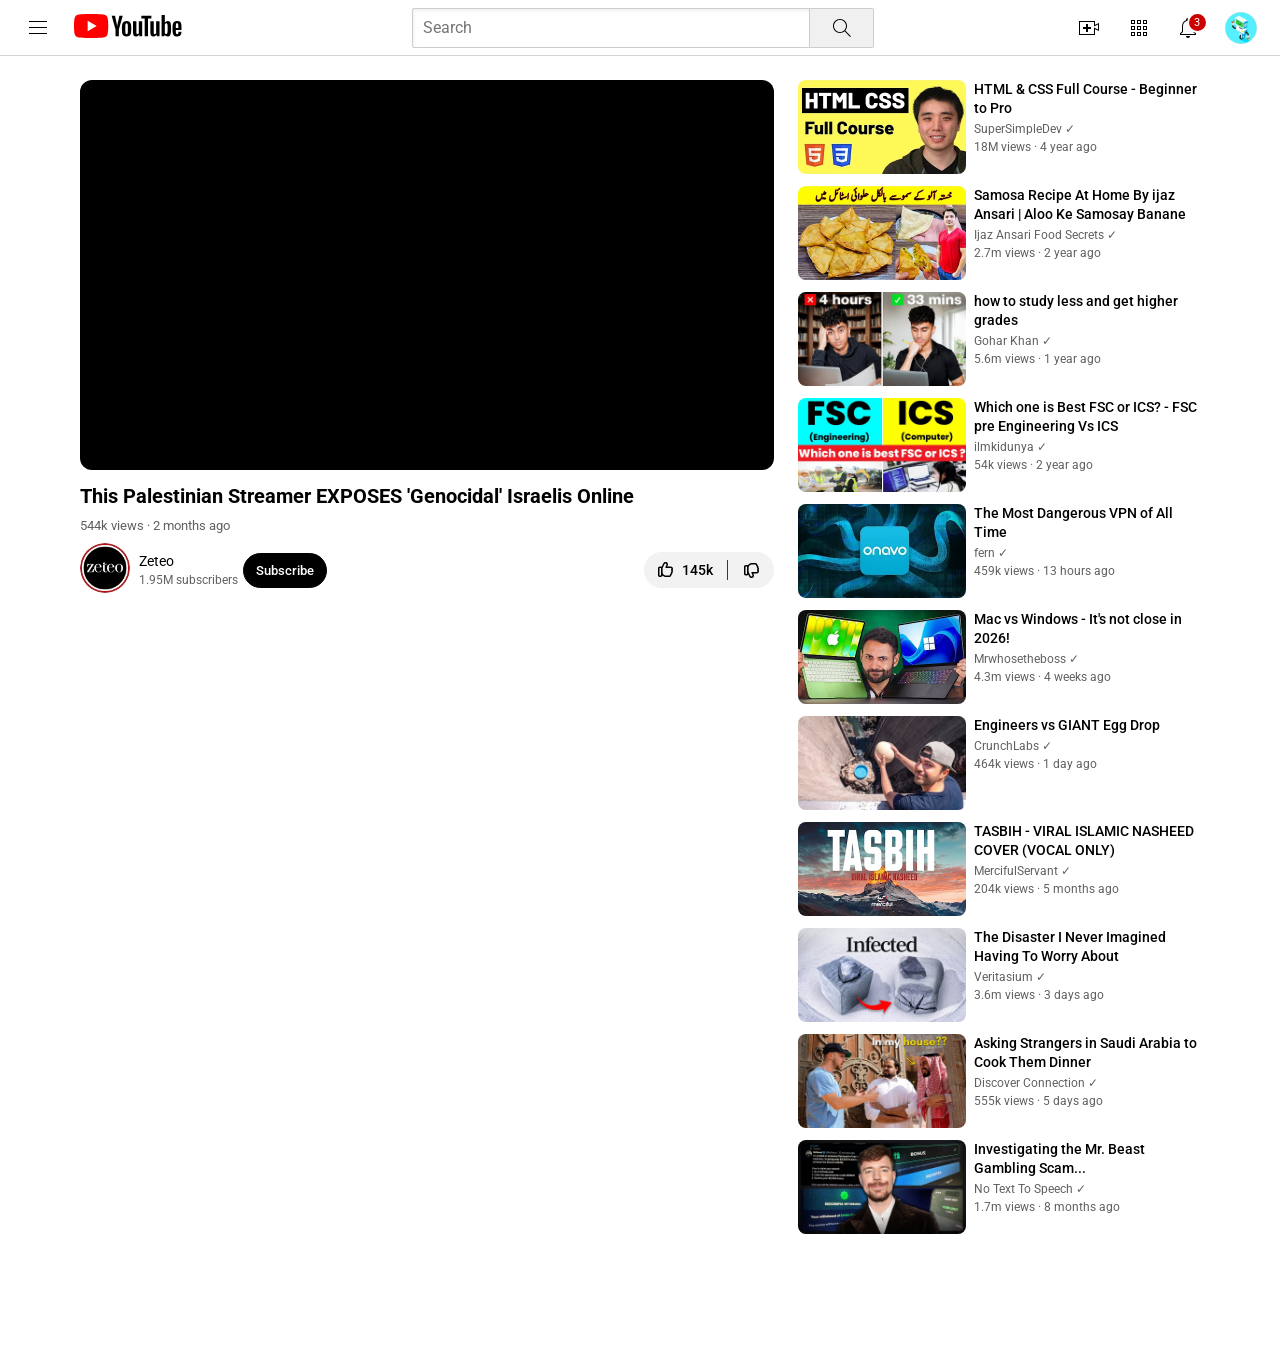
<file: videos/video9.html>
<!doctype html>
<html lang="en">
  <head>
    <meta charset="UTF-8" />
    <meta name="viewport" content="width=device-width, initial-scale=1.0" />
    <title>Watching: This Palestinian Streamer EXPOSES 'Genocidal' Israelis Online</title>
    <link rel="preconnect" href="https://fonts.googleapis.com" />
    <link rel="preconnect" href="https://fonts.gstatic.com" crossorigin />
    <link
      href="https://fonts.googleapis.com/css2?family=Roboto:wght@400;500;700&display=swap"
      rel="stylesheet"
    />
    <link rel="stylesheet" href="../styles/header.css" />
    <link rel="stylesheet" href="../styles/video-play.css" />
  </head>
  <body>
    <header class="header">
      <div class="left-section">
        <img class="hamburger-menu" src="../yt-icons/hamburger-menu.svg" />
        <a href="../index.html">
          <img class="youtube-logo" src="../yt-icons/youtube-logo.svg" />
        </a>
      </div>
      <div class="middle-section">
        <input type="text" placeholder="Search" class="yt-search-bar" />
        <button class="search-btn">
          <img class="search-icon" src="../yt-icons/search.svg" />
        </button>
      </div>
      <div class="right-section">
        <div class="upload-icon-container">
          <img class="yt-upload-icon" src="../yt-icons/upload.svg" alt="Youtube Upload Icon" />
          <div class="tooltips">Create</div>
        </div>
        <div class="apps-icon-container">
          <img class="yt-app-icon" src="../yt-icons/youtube-apps.svg" alt="Youtube Apps Icon" />
          <div class="tooltips">YouTube apps</div>
        </div>
        <div class="notifications-container">
          <img class="yt-notification-icon" src="../yt-icons/notifications.svg" alt="Youtube Notification Icon" />
          <p class="notification-count">3</p>
          <div class="tooltips">Notifications</div>
        </div>
        <img class="user-profile-logo" src="../yt-author-logo/my-profile.png" alt="My Youtube Profile Icon" title="Account" />
      </div>
    </header>

    <main class="video-playing-container">
      <section class="main-video-details">
        <div class="video-placeholder">
          <iframe
            width="100%"
            height="100%"
            src="https://www.youtube.com/embed/Cwch6W495GE"
            title="This Palestinian Streamer EXPOSES 'Genocidal' Israelis Online"
            allow="accelerometer; autoplay; clipboard-write; encrypted-media; gyroscope; picture-in-picture; web-share"
            referrerpolicy="strict-origin-when-cross-origin"
            allowfullscreen
          ></iframe>
        </div>
        <div class="video-info-section">
          <h1 class="video-page-title">This Palestinian Streamer EXPOSES 'Genocidal' Israelis Online</h1>
          <p class="video-metadata">544k views &#183; 2 months ago</p>
          <div class="channel-info-row">
            <div class="channel-left">
              <div class="pfp-placeholder">
                <img src="../yt-author-logo/yt-author-logo9.jpg" alt="Zeteo Youtube Logo" class="channel-pfp" />
              </div>
              <div class="channel-metadata">
                <a href="https://www.youtube.com/@zeteo" class="channel-link">
                  <p class="channel-name">Zeteo</p>
                </a>
                <p class="sub-count">1.95M subscribers</p>
              </div>
              <button class="sub-btn">Subscribe</button>
            </div>
            <div class="video-actions">
              <div class="like-dislike-container">
                <button class="like-btn">
                  <img
                    src="../yt-icons/youtube-like.svg"
                    alt="Like button"
                    class="icon"
                  />
                  <span class="counts"> 145k </span>
                </button>
                <div class="separator"></div>
                <button class="dislike-btn">
                  <img
                    src="../yt-icons/youtube-dislike.svg"
                    alt="Dislike button"
                    class="icon"
                  />
                </button>
              </div>
            </div>
          </div>
        </div>
      </section>

      <aside class="video-column">
        <div class="rec-card">
          <a href="./video1.html">
            <div class="rec-thumb">
              <img src="../thumbnails/thumbnail-1.jpg" alt="Youtube Thumbnail">
              <div class="video-time">6:31:15</div>
            </div>
          </a>
          <div class="rec-text">
            <a href="./video1.html"><p class="rec-title">HTML & CSS Full Course - Beginner to Pro</p></a>
            <a href="https://www.youtube.com/@SuperSimpleDev" class="channel-link"><p class="rec-author">SuperSimpleDev &#10003;</p></a>
            <p class="rec-stats">18M views &#183; 4 year ago</p>
          </div>
        </div>

        <div class="rec-card">
          <a href="./video2.html">
            <div class="rec-thumb">
              <img src="../thumbnails/thumbnail-2.jpg" alt="Youtube Thumbnail">
              <div class="video-time">6:07</div>
            </div>
          </a>
          <div class="rec-text">
            <a href="./video2.html"><p class="rec-title">Samosa Recipe At Home By ijaz Ansari | Aloo Ke Samosay Banane ka tarika | Samosa dough & Filling |</p></a>
            <a href="https://www.youtube.com/@IjazAnsariFoodSecrets" class="channel-link"><p class="rec-author">Ijaz Ansari Food Secrets &#10003;</p></a>
            <p class="rec-stats">2.7m views &#183; 2 year ago</p>
          </div>
        </div>

        <div class="rec-card">
          <a href="./video3.html">
            <div class="rec-thumb">
              <img src="../thumbnails/thumbnail-3.jpg" alt="Youtube Thumbnail">
              <div class="video-time">11:16</div>
            </div>
          </a>
          <div class="rec-text">
            <a href="./video3.html"><p class="rec-title">how to study less and get higher grades</p></a>
            <a href="https://www.youtube.com/@goharsguide" class="channel-link"><p class="rec-author">Gohar Khan &#10003;</p></a>
            <p class="rec-stats">5.6m views &#183; 1 year ago</p>
          </div>
        </div>

        <div class="rec-card">
          <a href="./video4.html">
            <div class="rec-thumb">
              <img src="../thumbnails/thumbnail-4.jpg" alt="Youtube Thumbnail">
              <div class="video-time">10:49</div>
            </div>
          </a>
          <div class="rec-text">
            <a href="./video4.html"><p class="rec-title">Which one is Best FSC or ICS? - FSC pre Engineering Vs ICS</p></a>
            <a href="https://www.youtube.com/@ilmkidunyaofficial" class="channel-link"><p class="rec-author">ilmkidunya &#10003;</p></a>
            <p class="rec-stats">54k views &#183; 2 year ago</p>
          </div>
        </div>

        <div class="rec-card">
          <a href="./video5.html">
            <div class="rec-thumb">
              <img src="../thumbnails/thumbnail-5.jpg" alt="Youtube Thumbnail">
              <div class="video-time">21:17</div>
            </div>
          </a>
          <div class="rec-text">
            <a href="./video5.html"><p class="rec-title">The Most Dangerous VPN of All Time</p></a>
            <a href="https://www.youtube.com/@fern-tv" class="channel-link"><p class="rec-author">fern &#10003;</p></a>
            <p class="rec-stats">459k views &#183; 13 hours ago</p>
          </div>
        </div>

        <div class="rec-card">
          <a href="./video6.html">
            <div class="rec-thumb">
              <img src="../thumbnails/thumbnail-6.jpg" alt="Youtube Thumbnail">
              <div class="video-time">21:02</div>
            </div>
          </a>
          <div class="rec-text">
            <a href="./video6.html"><p class="rec-title">Mac vs Windows - It's not close in 2026!</p></a>
            <a href="https://www.youtube.com/@Mrwhosetheboss" class="channel-link"><p class="rec-author">Mrwhosetheboss &#10003;</p></a>
            <p class="rec-stats">4.3m views &#183; 4 weeks ago</p>
          </div>
        </div>

        <div class="rec-card">
          <a href="./video7.html">
            <div class="rec-thumb">
              <img src="../thumbnails/thumbnail-7.jpg" alt="Youtube Thumbnail">
              <div class="video-time">16:59</div>
            </div>
          </a>
          <div class="rec-text">
            <a href="./video7.html"><p class="rec-title">Engineers vs GIANT Egg Drop</p></a>
            <a href="https://www.youtube.com/@CrunchLabs" class="channel-link"><p class="rec-author">CrunchLabs &#10003;</p></a>
            <p class="rec-stats">464k views &#183; 1 day ago</p>
          </div>
        </div>

        <div class="rec-card">
          <a href="./video8.html">
            <div class="rec-thumb">
              <img src="../thumbnails/thumbnail-8.jpg" alt="Youtube Thumbnail">
              <div class="video-time">4:25</div>
            </div>
          </a>
          <div class="rec-text">
            <a href="./video8.html"><p class="rec-title">TASBIH - VIRAL ISLAMIC NASHEED COVER (VOCAL ONLY)</p></a>
            <a href="https://www.youtube.com/@TheMercifulServant" class="channel-link"><p class="rec-author">MercifulServant &#10003;</p></a>
            <p class="rec-stats">204k views &#183; 5 months ago</p>
          </div>
        </div>

        <div class="rec-card">
          <a href="./video10.html">
            <div class="rec-thumb">
              <img src="../thumbnails/thumbnail-10.jpg" alt="Youtube Thumbnail">
              <div class="video-time">33:25</div>
            </div>
          </a>
          <div class="rec-text">
            <a href="./video10.html"><p class="rec-title">The Disaster I Never Imagined Having To Worry About</p></a>
            <a href="https://www.youtube.com/@veritasium" class="channel-link"><p class="rec-author">Veritasium &#10003;</p></a>
            <p class="rec-stats">3.6m views &#183; 3 days ago</p>
          </div>
        </div>

        <div class="rec-card">
          <a href="./video11.html">
            <div class="rec-thumb">
              <img src="../thumbnails/thumbnail-11.jpg" alt="Youtube Thumbnail">
              <div class="video-time">32:44</div>
            </div>
          </a>
          <div class="rec-text">
            <a href="./video11.html"><p class="rec-title">Asking Strangers in Saudi Arabia to Cook Them Dinner</p></a>
            <a href="https://www.youtube.com/@DiscoverConnection" class="channel-link"><p class="rec-author">Discover Connection &#10003;</p></a>
            <p class="rec-stats">555k views &#183; 5 days ago</p>
          </div>
        </div>

        <div class="rec-card">
          <a href="./video12.html">
            <div class="rec-thumb">
              <img src="../thumbnails/thumbnail-12.jpg" alt="Youtube Thumbnail">
              <div class="video-time">21:50</div>
            </div>
          </a>
          <div class="rec-text">
            <a href="./video12.html"><p class="rec-title">Investigating the Mr. Beast Gambling Scam...</p></a>
            <a href="https://www.youtube.com/@NoTextToSpeech" class="channel-link"><p class="rec-author">No Text To Speech &#10003;</p></a>
            <p class="rec-stats">1.7m views &#183; 8 months ago</p>
          </div>
        </div>
      </aside>
    </main>
  </body>
</html>
</file>
<file: styles/video.css>
.video-grid {
  display: grid;
  grid-template-columns: 1fr;
  column-gap: 16px;
  row-gap: 30px;
}

@media (min-width: 550px) {
  .video-grid {
    grid-template-columns: 1fr 1fr;
  }
}

@media (min-width: 870px) and (max-width: 1209px) {
  .video-grid {
    grid-template-columns: 1fr 1fr 1fr;
  }
}

@media (min-width: 1000px) {
  .yt-video-title {
    font-size: 19px;
    line-height: 24px;
  }

  .yt-video-author,
  .yt-video-stats {
    font-size: 15px;
  }
}

@media (min-width: 1210px) and (max-width: 1479px) {
  .video-grid {
    grid-template-columns: repeat(4, 1fr);
  }
}

@media (min-width: 1480px) {
  .video-grid {
    grid-template-columns: repeat(5, 1fr);
  }
}


.video-info-grid {
  display: grid;
  grid-template-columns: 50px 1fr;
}

.thumbnail-container {
  position: relative;
}

.thumbnails {
  width: 100%;
  display: block;
}

.video-time {
  position: absolute;
  bottom: 8px;
  right: 4px;
  background-color: rgba(0, 0, 0, 0.9);
  color: white;
  padding: 3.8px;
  border-radius: 4px;
  font-size: 13px;
  font-weight: 500;
}

.channel-info-container {
  margin-top: 12px;
  position: relative;
}

.channel-text-ut {
  margin-left: 8px;
  font-size: 13px;
}

.channel-pic-ut {
  position: absolute;
  background-color: rgb(255, 255, 255);
  border-radius: 5px;
  box-shadow: 0px 0px 3px rgba(0, 0, 0, 0.25);
  display: flex;
  padding: 15px;
  opacity: 0;
  pointer-events: none;
  transition: opacity 0.3s;
  white-space: nowrap;
}

.channel-info-container:hover .channel-pic-ut {
  opacity: 1;
}

.channel-pic-ut img {
  width: 50px;
  object-fit: cover;
  aspect-ratio: 1/1;
  border-radius: 50%;
}

.ut-yt-name {
  font-weight: 700;
  text-decoration: none;
  color: black;
}

.ut-subscriber-count {
  color: rgb(96, 96, 96);
}

.yt-author-logo {
  width: 37px;
  border-radius: 50%;
}

.video-info {
  margin-top: 12px;
}

.video-info a {
  text-decoration: none;
}

.yt-video-title {
  color: rgb(15, 15, 15);
  font-weight: 500;
  font-size: 16px;
}

.yt-video-author,
.yt-video-stats {
  color: rgb(96, 96, 96);
  font-size: 14px;
}

.yt-video-author {
  margin-top: 6px;
}

.yt-video-stats {
  margin-top: 4px;
}
</file>
<file: styles/header.css>
.header {
  height: 56px;
  padding: 0 16px;
  display: flex;
  justify-content: space-between;
  position: fixed;
  left: 0px;
  right: 0px;
  top: 0px;
  background-color: white;
  border-bottom: 1px solid rgb(212, 212, 212);
  z-index: 100;
}

@media (max-width: 600px) {
  .header {
    padding: 0 8px;
    height: 50px;
  }
}


.left-section {
  display: flex;
  align-items: center;
}

.youtube-logo-link {
  display: flex;
  align-items: center;
}

.menu-container,
.youtube-logo-container,
.upload-icon-container,
.apps-icon-container,
.notifications-container {
  position: relative;
  display: flex;
  justify-content: center;
  align-items: center;
}

.menu-container .tooltips {
  position: absolute;
  background-color: rgba(96, 96, 96, 0.9);
  color: white;
  font-size: 12px;
  padding: 4px 8px;
  border-radius: 2px;
  left: 55px;
  bottom: 8px;
  opacity: 0;
  white-space: nowrap;
  pointer-events: none;
  transition: opacity 0.15s;
  z-index: 1000;
}

.menu-container:hover .tooltips {
  opacity: 1;
}

.youtube-logo-container .tooltips {
  position: absolute;
  background-color: rgba(96, 96, 96, 0.9);
  color: white;
  font-size: 12px;
  padding: 4px 8px;
  border-radius: 2px;
  left: 50%;
  transform: translateX(-50%);
  bottom: -38px;
  white-space: nowrap;
  opacity: 0;
  pointer-events: none;
  transition: opacity 0.15s;
}

.youtube-logo-container:hover .tooltips {
  opacity: 1;
}

.hamburger-menu {
  margin: 0 24px 0 10px;
  height: 24px;
  cursor: pointer;
}

.youtube-logo {
  height: 24px;
}

@media (max-width: 600px) {
  .hamburger-menu {
    margin: 0 10px 0 0;
    height: 20px;
  }
.youtube-logo {
    height: 20px;
    margin-left: 5px;
  }
}

.middle-section {
  flex: 1;
  margin-left: 60px;
  margin-right: 25px;
  max-width: 470px;
  display: flex;
  align-items: center;
}

@media (max-width: 600px) {
  .middle-section {
    margin-left: 10px;
  }
}

.yt-search-bar {
  flex: 1;
  height: 40px;
  padding-left: 10px;
  font-size: 16px;
  border: 1px solid rgb(204, 204, 204);
  border-radius: 2px 0 0 2px;
  box-shadow: inset 1px 2px 3px rgba(0, 0, 0, 0.06);
  width: 0;
  box-sizing: border-box;
  outline: none;
}

.yt-search-bar::placeholder {
  font-size: 16px;
}

.yt-search-bar:focus {
  border: 1px solid rgb(16, 107, 255);
}

.search-btn {
  height: 40px;
  width: 64px;
  background-color: rgb(240, 240, 240);
  border: 1px solid rgb(204, 204, 204);
  border-left: none;
  position: relative; 
  cursor: pointer;
  border-radius: 0 2px 2px 0;
  margin-right: 8px;
  display: flex;
  justify-content: center;
  align-items: center;
  box-sizing: border-box;
}

.search-icon {
  height: 24px;
}

.voice-search-icon {
  height: 24px;
}

.voice-search-btn {
  height: 40px;
  width: 40px;
  border: none;
  background-color: rgb(243, 243, 243);
  position: relative; 
  border-radius: 50%;
  cursor: pointer;
  display: flex;
  justify-content: center;
  align-items: center;
}

.right-section {
  width: 180px;
  display: flex;
  justify-content: space-between;
  align-items: center;
  margin-right: 6.8px;
  @media (max-width: 600px) {
    width: auto;
    margin-right: 0;
  }
  flex-shrink: 0;
}

.search-btn .tooltips,
.voice-search-btn .tooltips,
.upload-icon-container .tooltips,
.apps-icon-container .tooltips,
.notifications-container .tooltips {
  position: absolute;
  background-color: rgba(96, 96, 96, 0.9);
  color: white;
  font-size: 12px;
  padding: 4px 8px;
  border-radius: 2px;
  bottom: -38px; 
  white-space: nowrap;
  left: 50%;
  opacity: 0;
  pointer-events: none;
  transition: opacity 0.15s;
  z-index: 1000;
}

.search-btn:hover .tooltips,
.voice-search-btn:hover .tooltips,
.upload-icon-container:hover .tooltips,
.apps-icon-container:hover .tooltips,
.notifications-container:hover .tooltips {
  opacity: 1;
}

@media (max-width: 600px) {
  .upload-icon-container, .apps-icon-container, .notifications-container {
    display: none;
  }
  .right-section .user-profile-logo {
    margin-left: auto;
  }
}

.yt-upload-icon {
  height: 24px;
  cursor: pointer;
}

.yt-app-icon {
  height: 24px;
  cursor: pointer;

}

.notifications-container {
  position: relative;
}

.yt-notification-icon {
  height: 24px;
  cursor: pointer;
}

.notification-count {
  box-sizing: border-box;
  display: flex;
  justify-content: center;
  align-items: center;
  width: 21px;
  height: 21px;
  position: absolute;
  top: -4px;
  right: -8px;
  background-color: rgb(204, 0, 0);
  color: white;
  border-radius: 50%;
  font-size: 11px;
  border: 2px solid white;
  cursor: pointer;
}

.user-profile-logo {
  height: 32px;
  aspect-ratio: 1/1;
  object-fit: cover;
  border-radius: 50%;
  cursor: pointer;
}
</file>
<file: styles/general.css>
body {
  padding-top: 70px;
  background-color: rgb(249, 249, 249);
  padding-bottom: 100px;
  padding-right: 18px;
}

@media (max-width: 600px) {
  body {
    padding-top: 50px;
    padding-left: 15px;
    padding-right: 16px;
  }
}

@media (min-width: 601px) {
  body {
    padding-left: 95px;
  }
}

@media (min-width: 1210.1px) {
  body {
    padding-left: 243px;
    padding-right: 24px;
  }
}

* {
  font-family: Roboto, Arial, sans-serif;
  margin: 0;
  line-height: 20px;
}
</file>
<file: styles/sidebar.css>
@media (max-width: 1210px) {
  .sidebar {
    position: fixed;
    background-color: rgb(255, 255, 255);
    left: 0px;
    bottom: 0px;
    width: 72px;
    top: 56px;
    z-index: 200;
    padding-top: 5px;
  }

  .sidebar-link {
    height: 73px;
    cursor: pointer;
    display: flex;
    align-items: center;
    justify-content: center;
    flex-direction: column;
  }

  .sidebar-link:hover {
    background-color: rgb(238, 238, 238);
  }

  .sidebar-link img {
    height: 24px;
    margin-bottom: 3px;
  }

  .sidebar-link div {
    font-size: 10px;
  }
}

@media (max-width: 600px) {
  .sidebar {
    display: none;
  }
}

@media (min-width: 1210.1px) {
  .sidebar {
    position: fixed;
    background-color: rgb(255, 255, 255);
    left: 0px;
    bottom: 0px;
    width: 220px;
    top: 56px;
    z-index: 200;
    padding-top: 5px;
  }

  .sidebar-link {
    height: 73px;
    cursor: pointer;
    display: flex;
    align-items: center;
    justify-content: center;
    flex-direction: row;
  }

  .sidebar-link:hover {
    background-color: rgb(238, 238, 238);
  }

  .sidebar-link img {
    height: 28px;
    margin-bottom: 3px;
  }

  .sidebar-link div {
    font-size: 14px;
    margin-left: 18px;
  }
}
</file>
<file: styles/video-play.css>
* {
  margin: 0;
  padding: 0;
  box-sizing: border-box;
  font-family: Roboto, Arial, sans-serif;
  text-decoration: none;
  color: black;
}

body {
  padding-top: 56px;
  background-color: white;
  padding-bottom: 100px;
}

/* Layout Container */
.video-playing-container {
  display: grid;
  grid-template-columns: 1fr 402px;
  column-gap: 24px;
  padding: 24px 80px;
  max-width: 1750px;
  width: min(100%, 1750px);
  margin: 0 auto;
}

/* Video Section */
.video-placeholder {
  width: 100%;
  aspect-ratio: 16 / 9;
  background-color: black;
  border-radius: 12px;
  overflow: hidden;
}

.video-placeholder iframe {
  width: 100%;
  height: 100%;
  border: none;
}

.video-info-section {
  margin-top: 12px;
}

.video-page-title {
  font-size: 20px;
  font-weight: 700;
  line-height: 28px;
  margin-bottom: 8px;
}

/* Channel & Subscribe Section */

.video-metadata {
  color: rgb(96, 96, 96);
  font-size: 13px;
  margin-top: 8px;
  margin-bottom: 9px;
}

.channel-info-row {
  display: flex;
  align-items: center;
  margin-top: 10px;
  justify-content: space-between;
}

.channel-left {
  display: flex;
  align-items: center;
  min-width: 0;
}

.channel-pfp {
  width: 50px;
  object-fit: cover;
  aspect-ratio: 1/1;
  border: none;
  border-radius: 50%;
  cursor: pointer;
}

.channel-metadata {
  margin-left: 9px;
  line-height: 1.4;
  min-width: 0;
}

.channel-name {
  font-size: 14px;
  cursor: pointer;
  white-space: nowrap;
  overflow: hidden;
  text-overflow: ellipsis;
}

.sub-count {
  color: rgb(96, 96, 96);
  font-size: 12px;
  cursor: pointer;
  white-space: nowrap;
  overflow: hidden;
  text-overflow: ellipsis;
}

.channel-actions {
  display: flex;
  align-items: center;
}

.sub-btn {
  color: white;
  background-color: black;
  border: 1px solid black;
  padding: 9px 12px;
  border-radius: 18px;
  margin-left: 5px;
  cursor: pointer;
  font-weight: 500;
}

.sub-btn:hover {
  background-color: #323232;
}


.like-dislike-container {
  display: flex;
  align-items: center;
  background: #f2f2f2;
  height: 36px;
  border-radius: 20px;
  font-size: 13px;
  font-weight: 500;
  overflow: hidden;
}

.like-btn,
.dislike-btn {
  display: flex;
  align-items: center;
  background: none;
  border: none;
  padding: 0 12px;
  cursor: pointer;
  height: 100%;
  border-radius: 25px;
  transition: background-color 0.2s ease-in-out;
}

.like-btn:hover,
.dislike-btn:hover {
  background-color: #e5e5e5;
}

.like-btn:active,
.dislike-btn:active {
  background-color: #d8d8d8;
}

.icon {
  width: 20px;
  height: 20px;
}

.counts {
  margin-left: 6px;
  font-family: Roboto, Arial;
  font-size: 14px;
  font-weight: 500;
}

.separator {
  width: 1px;
  height: 20px;
  background-color: rgb(55, 55, 55);
  margin-left: 2px;
  margin-right: 2px;
}

/* Recommendation Sidebar */
.video-column {
  display: flex;
  flex-direction: column;
  gap: 12px;
}

.rec-card {
  display: grid;
  grid-template-columns: 168px 1fr;
  gap: 8px;
  cursor: pointer;
}

.rec-thumb {
  width: 168px;
  height: 94px;
  background-color: #ddd;
  border-radius: 8px;
  overflow: hidden;
}

.rec-thumb img {
  width: 100%;
  height: 100%;
  object-fit: cover;
}

.rec-title {
  font-size: 14px;
  font-weight: 500;
  line-height: 1.2rem; 
  margin-bottom: 2px; 
  max-height: 2.4rem; 
  overflow: hidden;
}

.rec-author {
  font-size: 12px;
  color: #606060;
  line-height: 18px;
  margin-top: 2px; 
  display: block;
}

.rec-stats {
  font-size: 12px;
  color: #606060;
  margin-top: 2px; 
}

/* Mobile Responsive */
@media (max-width: 1200px) {
  .video-playing-container {
    padding: 24px;
    grid-template-columns: 1fr 350px;
  }
}

@media (max-width: 1000px) {
  .video-playing-container {
    grid-template-columns: 1fr;
    padding: 13px;
  }
  .video-placeholder {
    border-radius: 0;
  }
  .video-info-section,
  .video-column {
    padding: 0;
    min-width: 0;
  }
  .video-column {
    margin-top: 24px;
  }
}

@media (max-width: 400px) {
  .main-video-details {
    padding: 0 12px;
  }
  .video-playing-container {
    padding: 0;
  }
  .video-column {
    padding: 0 12px;
  }
}
</file>
